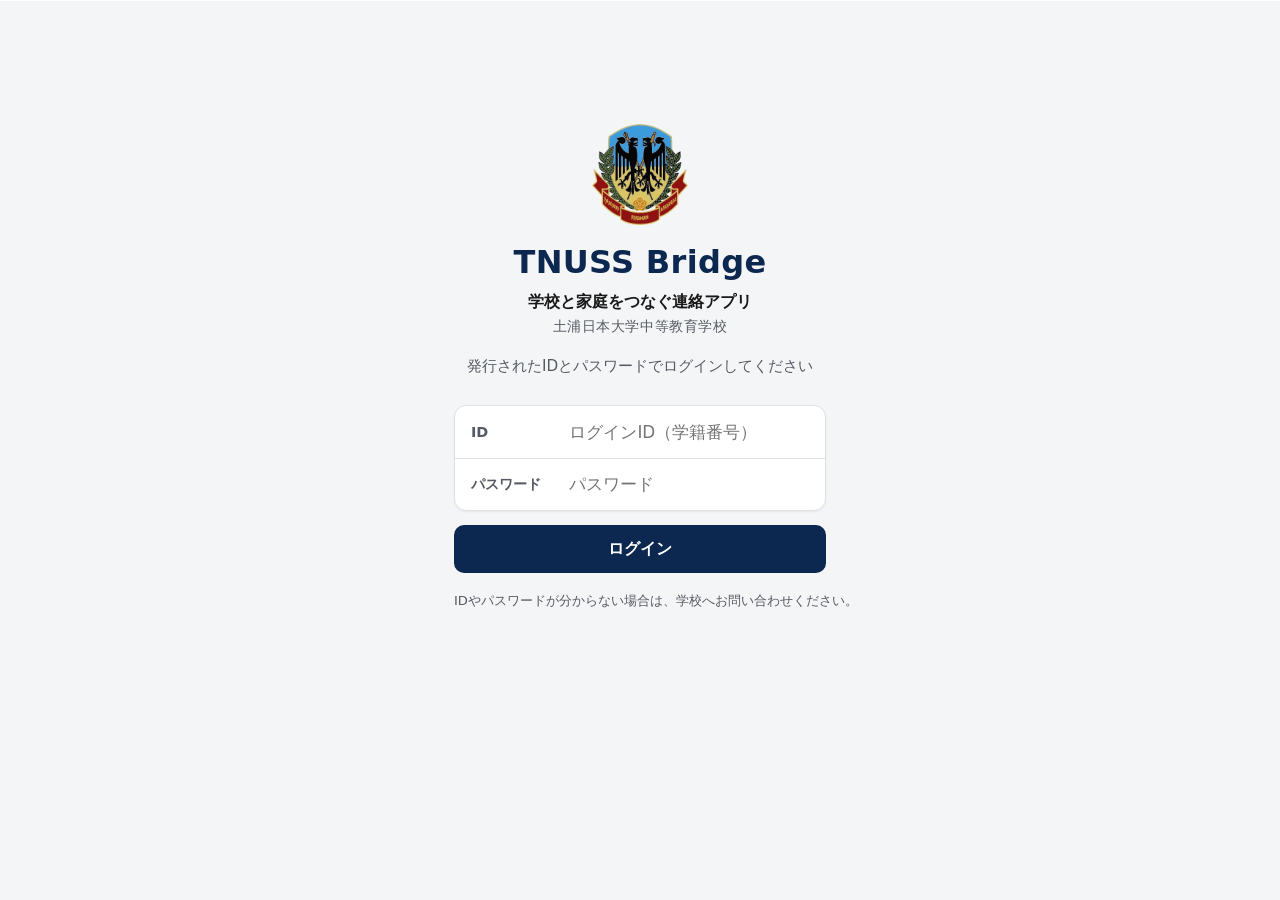
<file: index.html>
<!DOCTYPE html>
<html lang="ja">
<head>
  <meta charset="utf-8">
  <meta name="viewport" content="width=device-width, initial-scale=1, viewport-fit=cover">
  <title>TNUSS Bridge</title>
  <meta name="theme-color" content="#ffffff" media="(prefers-color-scheme: light)">
  <meta name="theme-color" content="#181c22" media="(prefers-color-scheme: dark)">
  <meta name="color-scheme" content="light dark">
  <link rel="manifest" href="manifest.webmanifest">
  <link rel="icon" type="image/png" href="icons/icon-192.png">
  <link rel="apple-touch-icon" href="icons/apple-touch-icon.png">
  <meta name="apple-mobile-web-app-capable" content="yes">
  <meta name="mobile-web-app-capable" content="yes">
  <meta name="apple-mobile-web-app-title" content="TNUSS Bridge">
  <meta name="apple-mobile-web-app-status-bar-style" content="default">
  <link rel="stylesheet" href="style.css?v=20261102b">
  <script>
    // 起動できないときに、原因を画面に表示するための記録
    window.__errors = [];
    window.addEventListener('error', function (e) {
      window.__errors.push((e.message || 'エラー') + (e.filename ? '（' + String(e.filename).split('/').pop() + ':' + e.lineno + '）' : ''));
    });
    window.showFatal = function (title, text) {
      var v = document.getElementById('view');
      if (!v) return;
      var esc = function (s) { return String(s).replace(/&/g, '&amp;').replace(/</g, '&lt;').replace(/>/g, '&gt;'); };
      v.innerHTML = '<div style="padding:96px 28px 28px;text-align:center;font-family:-apple-system,sans-serif;color:#555;line-height:1.7">' +
        '<div style="font-size:19px;font-weight:700;color:#111;margin-bottom:10px">' + esc(title) + '</div>' +
        '<div style="white-space:pre-wrap;font-size:14px">' + esc(text) + '</div>' +
        '<button onclick="location.reload()" style="margin-top:22px;padding:12px 28px;border:0;border-radius:24px;background:#1f4b8f;color:#fff;font-size:16px">再読み込み</button></div>';
    };
  </script>
</head>
<body>
  <header id="navbar" class="navbar"></header>
  <main id="view" class="view no-tabbar">
    <div class="skeleton" style="margin-top:56px"></div><div class="skeleton"></div><div class="skeleton"></div>
  </main>
  <nav id="tabbar" class="tabbar hidden" aria-label="メニュー"></nav>

  <script src="config.js"></script>
  <script src="icons.js?v=20261102b"></script>
  <script src="ui.js?v=20261102b"></script>
  <script src="push.js?v=20261102b"></script>
  <script src="app.js?v=20261102b"></script>
  <script src="board.js?v=20261102b"></script>
  <script src="calendar.js?v=20261102b"></script>
  <script src="teacher.js?v=20261102b"></script>
  <script>
    (function () {
      function has(expr) { try { return !!(new Function('return (' + expr + ')'))(); } catch (e) { return false; } }
      var checks = [
        ['config.js', 'typeof GAS_URL === "string"'],
        ['icons.js', 'window.L && L.iconPaths'],
        ['ui.js', 'window.L && L.ui'],
        ['app.js', 'window.L && L.boot'],
        ['board.js', 'window.L && L.views && L.views.home'],
        ['calendar.js', 'window.L && L.views && L.views.cal'],
        ['teacher.js', 'window.L && L.teacher']
      ];
      var missing = checks.filter(function (c) { return !has(c[1]); }).map(function (c) { return c[0]; });
      if (missing.length) {
        showFatal('アプリを起動できません', '次のファイルが見つからないか、古いままです。\n\n' + missing.join('\n') +
          '\n\nGitHub に、pwa フォルダの中身がすべてアップロードされているか確認してください。' +
          (window.__errors.length ? '\n\n（' + window.__errors[0] + '）' : ''));
        return;
      }
      try {
        L.boot();
      } catch (e) {
        showFatal('アプリを起動できません', String(e && e.message || e));
        return;
      }
      // 起動後も画面が読み込み中のまま止まっているとき（スクリプトのエラー）は、内容を表示する
      setTimeout(function () {
        var v = document.getElementById('view');
        if (window.__errors.length && v && v.querySelector('.skeleton') && !(window.L && L.S && L.S.role)) {
          showFatal('アプリを起動できません', window.__errors.slice(0, 3).join('\n'));
        }
      }, 6000);
    })();
    if ('serviceWorker' in navigator) {
      window.addEventListener('load', function () {
        navigator.serviceWorker.register('sw.js').catch(function () {});
      });
    }
  </script>
</body>
</html>
</file>
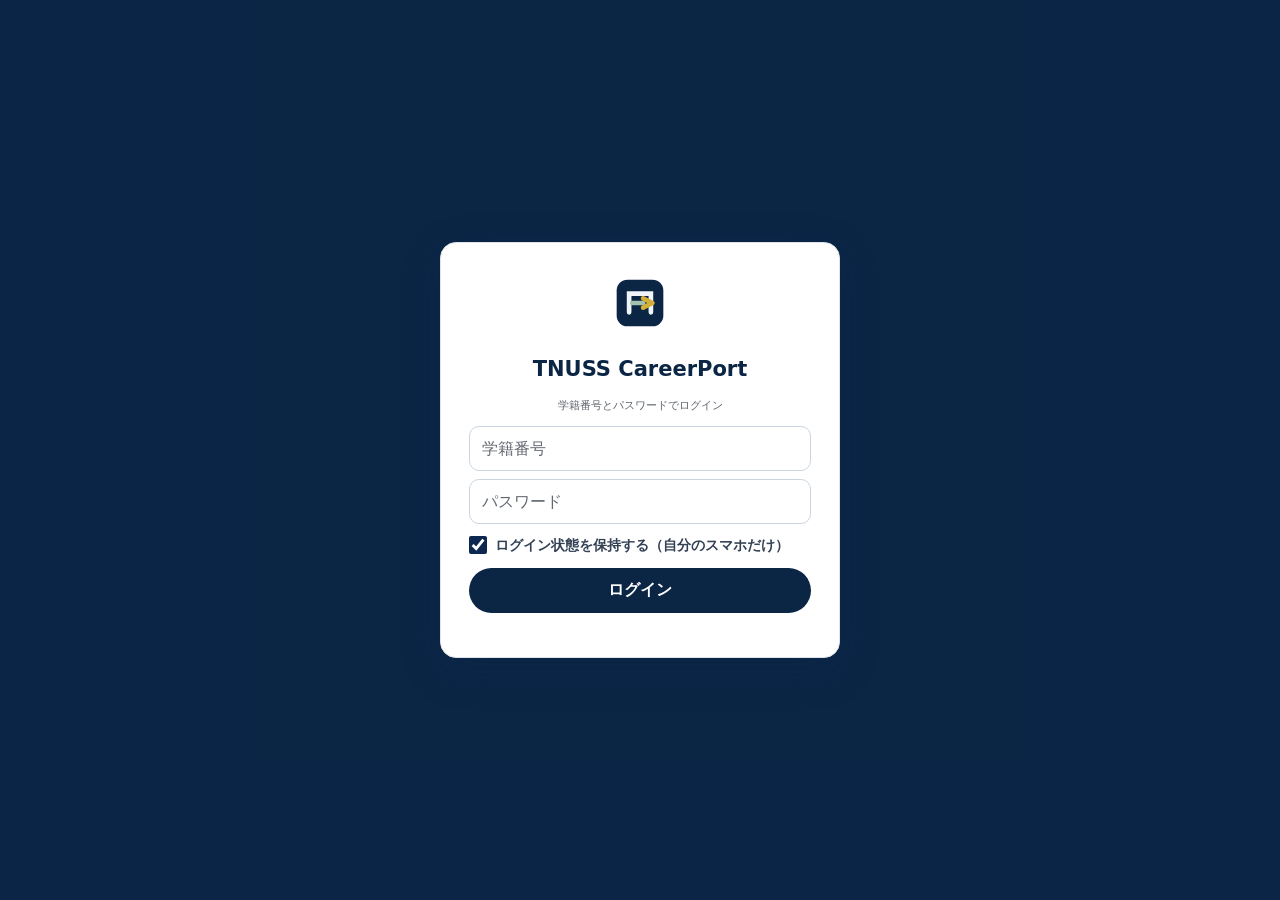
<file: app/index.html>
<!DOCTYPE html>
<!-- 自動生成: design/build.py が mobile-student.html から作ります。直接編集せず、元の mobile-student.html を直して build.py を再実行してください。 -->

<html lang="ja">
<head>
<base target="_top">
<meta charset="UTF-8">
<meta name="viewport" content="width=device-width, initial-scale=1, viewport-fit=cover">
<meta name="apple-mobile-web-app-capable" content="yes">
<meta name="apple-mobile-web-app-status-bar-style" content="default">
<meta name="theme-color" content="#ffffff">
<title>TNUSS CareerPort</title>
<style>
/* ── Reset / Root ── */
*, *::before, *::after { box-sizing: border-box; margin: 0; padding: 0; }
:root {
 --navy: #0B2545;
 --navy-light: #1e3a5f;
 --gold: #D4AF37;
 --bg: #F0F4F8;
 --card: #fff;
 --border: #e2e8f0;
 --muted: #64748b;
 --ok: #059669;
 --ng: #dc2626;
 --radius: 16px;
 --safe-bottom: env(safe-area-inset-bottom, 0px);
}
html { font-size: 16px; -webkit-text-size-adjust: 100%; }
body { font-family: -apple-system, 'Hiragino Sans', 'Yu Gothic UI', sans-serif; background: var(--bg); color: var(--cp-text); min-height: 100vh; overscroll-behavior: none; }

/* ── Header（Bridge の上のバー） ── */
header {
 position: sticky; top: 0; z-index: 50;
 padding: calc(6px + var(--cp-safe-top)) 14px 6px; min-height: 56px; box-sizing: border-box;
 background: var(--cp-bar); -webkit-backdrop-filter: saturate(160%) blur(14px); backdrop-filter: saturate(160%) blur(14px);
 border-bottom: 1px solid var(--cp-border);
 display: flex; align-items: center; justify-content: space-between; gap: 8px;
}
.brand-row { display: flex; align-items: center; gap: 8px; min-width: 0; }
.brand-mark { width: 30px; height: 30px; flex: none; }
.brand-text { display: flex; flex-direction: column; line-height: 1.15; min-width: 0; }
.brand-text strong { color: var(--cp-ink); font-size: 1.05rem; font-weight: 800; letter-spacing: .2px; white-space: nowrap; }
.brand-text small { color: var(--cp-text-2); font-size: 10px; font-weight: 800; letter-spacing: .16em; }
.hdr-end { display: flex; align-items: center; gap: 10px; min-width: 0; }
.hdr-who { display: flex; flex-direction: column; align-items: flex-end; line-height: 1.2; min-width: 0; max-width: 46vw; text-align: right; }
.hdr-who b { font-size: 13px; font-weight: 700; color: var(--cp-ink); max-width: 100%; overflow: hidden; text-overflow: ellipsis; white-space: nowrap; }
.hdr-who small { font-size: 11px; color: var(--cp-text-2); white-space: nowrap; }
.hdr-right { display: flex; align-items: center; gap: 8px; flex: none; }
.hdr-right .cp-bell { margin: 0; }

/* ── Main scroll area ── */
main { max-width: 680px; margin: 0 auto; padding: 12px 12px calc(76px + var(--cp-safe-bottom) + 8px); display: flex; flex-direction: column; gap: 12px; }

/* ── Tab pane ── */
.tab-pane { display: none; flex-direction: column; gap: 12px; }
.tab-pane.active { display: flex; }

/* ── Card ── */
.card { background: var(--card); border: 1px solid var(--cp-border); border-radius: var(--radius); padding: 16px; box-shadow: none; }
.card-title { display: flex; align-items: center; gap: 6px; font-size: 15px; font-weight: 700; color: var(--cp-ink); margin-bottom: 14px; }

/* ── Form elements ── */
.fg { display: flex; flex-direction: column; gap: 5px; margin-bottom: 12px; }
.fg:last-of-type { margin-bottom: 0; }
.fg label { font-size: 12px; font-weight: 600; color: var(--muted); }
input[type="text"], input[type="date"], input[type="number"], textarea, select {
 width: 100%; font-size: 16px;
 padding: 12px 14px;
 border: 1.5px solid var(--border); border-radius: 10px;
 background: var(--cp-bg); color: var(--cp-text);
 -webkit-appearance: none; appearance: none; outline: none;
 transition: border-color .15s;
}
input:focus, textarea:focus, select:focus { border-color: var(--navy); background: var(--cp-surface); }
textarea { resize: vertical; min-height: 84px; line-height: 1.6; }
select { background-image: url("data:image/svg+xml,%3Csvg xmlns='http://www.w3.org/2000/svg' width='12' height='8'%3E%3Cpath d='M6 8L0 0h12z' fill='%2364748b'/%3E%3C/svg%3E"); background-repeat: no-repeat; background-position: right 14px center; padding-right: 36px; }

/* Hours quick-select */
.hours-row { display: flex; gap: 6px; flex-wrap: wrap; }
.h-btn {
 flex: 1; min-width: 44px; height: 40px;
 border: 1.5px solid var(--border); border-radius: 8px;
 background: var(--cp-bg); color: var(--muted); font-size: 14px; font-weight: 600; cursor: pointer;
 transition: all .15s;
}
.h-btn.sel { border-color: var(--navy); background: var(--navy); color: #fff; }

/* Collapsible optional fields */
.opt-toggle { display: flex; align-items: center; gap: 4px; background: none; border: none; color: var(--muted); font-size: 13px; cursor: pointer; padding: 4px 0; width: 100%; }
.opt-toggle .material-symbols-rounded { font-size: 16px; transition: transform .2s; }
.opt-toggle.open .material-symbols-rounded { transform: rotate(90deg); }
.opt-fields { display: none; flex-direction: column; gap: 0; margin-top: 8px; }
.opt-fields.open { display: flex; }

/* Submit button */
.submit-btn {
 width: 100%; height: 52px;
 background: var(--navy); color: #fff;
 border: none; border-radius: 999px;
 font-size: 16px; font-weight: 700; cursor: pointer;
 display: flex; align-items: center; justify-content: center; gap: 8px;
 margin-top: 16px;
 transition: opacity .15s, transform .1s;
 -webkit-tap-highlight-color: transparent;
}
.submit-btn:active { opacity: .85; transform: scale(.98); }
.submit-btn:disabled { opacity: .5; cursor: not-allowed; }
.submit-btn .material-symbols-rounded { font-size: 20px; }

/* Recent entries */
.recent-head { display: flex; align-items: center; justify-content: space-between; margin-bottom: 8px; }
.recent-title { font-size: 13px; font-weight: 700; color: var(--muted); display: flex; align-items: center; gap: 4px; }
.entry { border-left: 3px solid var(--border); padding: 8px 10px; margin-bottom: 8px; border-radius: 0 8px 8px 0; background: var(--cp-bg); }
.entry:last-child { margin-bottom: 0; }
.entry-head { display: flex; align-items: center; gap: 6px; margin-bottom: 3px; }
.entry-date { font-size: 11px; color: var(--muted); font-weight: 600; }
.entry-subj { font-size: 10px; padding: 1px 6px; border-radius: 3px; background: var(--cp-info-bg); color: var(--cp-accent-ink); font-weight: 600; }
.entry-title { font-size: 13px; font-weight: 600; color: var(--cp-text); }
.entry-body { font-size: 12px; color: var(--cp-text-2); line-height: 1.4; overflow: hidden; display: -webkit-box; -webkit-line-clamp: 2; -webkit-box-orient: vertical; }
.entry.learning { border-left-color: #38bdf8; }
.entry.inquiry { border-left-color: #fbbf24; }

/* Goal cards */
.goal-current { background: linear-gradient(135deg, var(--cp-info-bg), var(--cp-info-bg)); border-radius: 12px; padding: 14px; margin-bottom: 8px; }
.goal-scope { font-size: 10px; font-weight: 700; color: var(--cp-accent-ink); background: rgba(255,255,255,.7); border-radius: 999px; padding: 1px 8px; display: inline-block; margin-bottom: 6px; }
.goal-text { font-size: 14px; color: var(--cp-text); line-height: 1.55; }
.goal-none { color: var(--muted); font-size: 13px; font-style: italic; }

/* Scope toggle */
.scope-row { display: flex; background: var(--cp-hover); border-radius: 10px; padding: 3px; gap: 3px; }
.scope-btn { flex: 1; height: 38px; border: none; border-radius: 8px; font-size: 14px; font-weight: 600; cursor: pointer; background: transparent; color: var(--muted); transition: all .2s; }
.scope-btn.active { background: var(--navy); color: #fff; box-shadow: 0 1px 4px rgba(0,0,0,.2); }

/* Aspiration field chips */
.field-chips { display:flex; flex-wrap:wrap; gap:5px; margin-bottom:6px; }
.field-chip { font-size:11px; padding:3px 9px; border-radius:20px; border:1px solid #c4b5fd; background:var(--cp-other-bg); color:var(--cp-other-fg); cursor:pointer; font-weight:600; transition:all .15s; }
.field-chip.active { background:#7c3aed; color:#fff; border-color:#7c3aed; }
/* Cert quick-tags */
.quick-tag { display:inline-block; padding:3px 12px; background:var(--cp-warn-bg); color:var(--cp-warn-fg); border-radius:100px; font-size:11px; font-weight:600; cursor:pointer; border:1px solid #fb923c; user-select:none; }
.quick-tag:active { background:var(--navy); color:#fff; border-color:var(--navy); }
/* Kiso collapsible */
#kiso-card details summary { display:flex; align-items:center; gap:8px; cursor:pointer; list-style:none; -webkit-appearance:none; }
#kiso-card details summary::-webkit-details-marker { display:none; }
#kiso-card details[open] #kiso-arrow { transform:rotate(180deg); }

/* Other tab */
.other-btn {
 display: flex; align-items: center; gap: 12px;
 padding: 16px; background: var(--card); border-radius: 14px;
 border: 1.5px solid var(--border); cursor: pointer;
 box-shadow: 0 1px 3px rgba(0,0,0,.06);
 -webkit-tap-highlight-color: transparent;
 transition: background .15s;
}
.other-btn:active { background: var(--cp-bg); }
.other-btn .ob-icon { width: 44px; height: 44px; border-radius: 12px; display: flex; align-items: center; justify-content: center; flex-shrink: 0; }
.other-btn .ob-text strong { display: block; font-size: 15px; font-weight: 700; color: var(--cp-text); }
.other-btn .ob-text span { font-size: 12px; color: var(--muted); }
.other-btn .material-symbols-rounded.arrow { color: var(--muted); font-size: 20px; margin-left: auto; }

/* Sub-forms */
.sub-form { display: none; flex-direction: column; gap: 0; padding-top: 4px; }
.sub-form.open { display: flex; }

/* ── Toast ── */
#toast {
 position: fixed; bottom: calc(72px + var(--cp-safe-bottom) + 8px); left: 50%; transform: translateX(-50%) translateY(20px);
 background: #1e293b; color: #fff; padding: 10px 20px; border-radius: 999px;
 font-size: 14px; font-weight: 600; white-space: nowrap;
 opacity: 0; pointer-events: none; transition: all .25s;
 display: flex; align-items: center; gap: 6px; z-index: 200;
}
#toast.show { opacity: 1; transform: translateX(-50%) translateY(0); }
#toast.ok { background: var(--cp-ok-solid); }
#toast.err { background: var(--cp-danger-solid); }

/* ── Loading screen ── */
#loading-screen {
 position: fixed; inset: 0; background: var(--navy);
 display: flex; flex-direction: column; align-items: center; justify-content: center; gap: 16px; z-index: 300;
}
.spin { width: 36px; height: 36px; border: 3px solid rgba(255,255,255,.3); border-top-color: #fff; border-radius: 50%; animation: spin .7s linear infinite; }
@keyframes spin { to { transform: rotate(360deg); } }
#loading-screen p { color: rgba(255,255,255,.8); font-size: 14px; }

/* ── Material icons: デザインシステム側(cp-ui)のインラインSVGを使う ── */

/* Empty state / skeleton */
.empty-note { text-align: center; color: var(--muted); font-size: 13px; padding: 16px 0; }
.skel { background: linear-gradient(90deg,var(--cp-hover) 25%,var(--cp-border) 50%,var(--cp-hover) 75%); background-size: 200% 100%; animation: skel 1.4s infinite; border-radius: 6px; height: 14px; }
@keyframes skel { 0%{background-position:200% 0} 100%{background-position:-200% 0} }

/* ════════════════════════════════════
 GAMIFICATION STATS CARD
════════════════════════════════════ */
.stats-card {
 background: var(--cp-navy); color: #fff;
 border-radius: var(--radius); padding: 16px;
 overflow: hidden; position: relative;
}
.stats-card::before {
 content: ''; position: absolute; top: -30px; right: -30px;
 width: 120px; height: 120px; background: rgba(212,175,55,.08); border-radius: 50%; pointer-events: none;
}
.stats-top { display: flex; align-items: center; justify-content: space-between; margin-bottom: 14px; }
.streak-block { display: flex; flex-direction: column; gap: 2px; }
.streak-flame-num { display: flex; align-items: baseline; gap: 4px; line-height: 1; }
.flame-icon { font-size: 30px; display: inline-block; animation: flicker 2.2s ease-in-out infinite; transform-origin: bottom center; }
@keyframes flicker { 0%,100%{transform:rotate(-4deg) scale(1)} 50%{transform:rotate(4deg) scale(1.12)} }
.week-heatmap.long { grid-template-columns: repeat(10, 1fr); gap: 4px; }
.week-heatmap.long .wday-dot { height: 28px; font-size: 11px; border-radius: 7px; }
.week-heatmap.long .wday-dot em { display: none; }
.wday-dot em { font-style: normal; font-size: 8px; font-weight: 600; opacity: .75; }
.streak-num { font-size: 44px; font-weight: 900; color: var(--gold); line-height: 1; letter-spacing: -1px; }
.streak-suffix { font-size: 14px; font-weight: 700; color: rgba(212,175,55,.8); align-self: flex-end; padding-bottom: 4px; }
.streak-label { font-size: 11px; color: rgba(255,255,255,.7); font-weight: 700; letter-spacing: .3px; margin-bottom: 4px; }
.streak-next { margin-bottom: 12px; }
.sn-text { font-size: 12px; color: rgba(255,255,255,.85); margin-bottom: 5px; }
.sn-text b { color: var(--gold); font-weight: 800; }
.sn-bar { height: 6px; border-radius: 99px; background: rgba(255,255,255,.14); overflow: hidden; }
.sn-bar span { display: block; height: 100%; width: 0; border-radius: 99px; background: linear-gradient(90deg, #e9c75a, #d4af37); transition: width .5s ease; }
.hm-legend { display: flex; justify-content: space-between; align-items: center; font-size: 10px; color: rgba(255,255,255,.6); margin-bottom: 4px; }
.hm-keys { display: inline-flex; align-items: center; gap: 4px; }
.hm-keys i { width: 10px; height: 10px; border-radius: 3px; display: inline-block; margin-left: 6px; }
.hm-keys i.k0 { background: rgba(255,255,255,.12); margin-left: 0; }
.hm-keys i.k1 { background: rgba(56,189,248,.55); }
.hm-keys i.k3 { background: rgba(212,175,55,.8); }
.stats-mini-row { display: flex; gap: 16px; align-items: center; }
.stat-divider { width: 1px; height: 32px; background: rgba(255,255,255,.15); }
.stat-item { display: flex; flex-direction: column; align-items: flex-end; gap: 1px; }
.stat-item .si-val { font-size: 22px; font-weight: 800; color: #fff; line-height: 1; }
.stat-item .si-lbl { font-size: 10px; color: rgba(255,255,255,.45); font-weight: 600; }
/* 30-day heatmap grid */
.week-heatmap { display: grid; grid-template-columns: repeat(7, 1fr); gap: 5px; margin-bottom: 8px; }
.wday { display: flex; }
.wday-dot {
 width: 100%; height: 36px; border-radius: 9px;
 background: rgba(255,255,255,.1);
 display: flex; flex-direction: column; align-items: center; justify-content: center; line-height: 1.15;
 font-size: 12px; font-weight: 800; color: rgba(255,255,255,.7);
 transition: background .2s; border: 1.5px solid transparent;
}
/* 記録あり（時間強度 i1/i2/i3） */
.wday-dot.has-log { background: rgba(56,189,248,.2); color: rgba(255,255,255,.5); }
.wday-dot.has-log.i2 { background: rgba(56,189,248,.42); color: #93e4fc; }
.wday-dot.has-log.i3 { background: rgba(56,189,248,.68); color: #fff; }
/* ストリーク中の日 */
.wday-dot.streak-day { background: rgba(212,175,55,.28); color: var(--gold); border-color: rgba(212,175,55,.35); }
.wday-dot.streak-day.i2 { background: rgba(212,175,55,.52); color: var(--gold); border-color: rgba(212,175,55,.55); }
.wday-dot.streak-day.i3 { background: rgba(212,175,55,.78); color: #fff; border-color: rgba(212,175,55,.7); box-shadow: 0 0 6px rgba(212,175,55,.35); }
/* 今日のリング */
.wday-dot.today-ring { border-color: rgba(255,255,255,.55) !important; }
.wday-lbl { display: none; }
.wday-lbl.today-lbl { display: none; }
.moti-msg { font-size: 12px; color: rgba(255,255,255,.65); text-align: center; padding-top: 10px; border-top: 1px solid rgba(255,255,255,.1); font-style: italic; line-height: 1.5; }
.moti-msg.at-risk { color: #fbbf24; font-style: normal; font-weight: 600; }
@keyframes streak-pop { 0%{transform:scale(1)} 40%{transform:scale(1.5);color:#ffd700;text-shadow:0 0 16px rgba(255,215,0,.8)} 100%{transform:scale(1)} }
.streak-pop { animation: streak-pop .55s cubic-bezier(.34,1.56,.64,1); }
@keyframes save-flash { 0%{box-shadow:0 0 0 0 rgba(5,150,105,.5)} 60%{box-shadow:0 0 0 12px rgba(5,150,105,0)} 100%{box-shadow:0 0 0 0 rgba(5,150,105,0)} }
.save-flash { animation: save-flash .7s ease-out; }

/* Achievement popup */
#achieve-pop {
 position: fixed; bottom: calc(72px + var(--safe-bottom) + 64px); left: 50%;
 transform: translateX(-50%) scale(.6) translateY(20px);
 background: linear-gradient(135deg, #D4AF37, #f59e0b); color: var(--cp-ink);
 padding: 12px 28px; border-radius: 20px; font-size: 14px; font-weight: 800;
 white-space: nowrap; opacity: 0; pointer-events: none; z-index: 250;
 box-shadow: 0 6px 24px rgba(212,175,55,.55);
 transition: all .45s cubic-bezier(.34,1.56,.64,1); text-align: center;
}
#achieve-pop.show { opacity: 1; transform: translateX(-50%) scale(1) translateY(0); }

/* ════════════════════════════════════
 SHARED FEED
════════════════════════════════════ */
.feed-header {
 display: flex; align-items: center; justify-content: space-between;
 cursor: pointer; user-select: none; -webkit-tap-highlight-color: transparent;
 margin-bottom: 0;
}
.feed-chevron { color: var(--muted); font-size: 20px; transition: transform .25s; }
.feed-chevron.open { transform: rotate(180deg); }
.feed-body { margin-top: 12px; }
.feed-entry {
 padding: 10px 12px; background: var(--cp-bg); border-radius: 10px;
 margin-bottom: 8px; border: 1px solid var(--border);
 border-left: 3px solid #a78bfa;
}
.feed-entry:last-child { margin-bottom: 0; }
.feed-meta { display: flex; align-items: center; gap: 6px; margin-bottom: 4px; flex-wrap: wrap; }
.feed-grade-cls { font-size: 10px; font-weight: 700; color: var(--cp-other-fg); background: var(--cp-other-bg); border-radius: 3px; padding: 1px 6px; }
.feed-subject { font-size: 10px; font-weight: 600; padding: 1px 6px; border-radius: 3px; background: var(--cp-info-bg); color: var(--cp-accent-ink); }
.feed-hours { font-size: 10px; color: var(--muted); }
.feed-date { font-size: 10px; color: var(--muted); }
.feed-title { font-size: 13px; font-weight: 600; color: var(--cp-text); margin-bottom: 2px; }
.feed-content { font-size: 12px; color: var(--cp-text-2); line-height: 1.4; overflow: hidden; display: -webkit-box; -webkit-line-clamp: 2; -webkit-box-orient: vertical; }
.feed-share-hint {
 margin-top: 12px; padding: 10px 12px;
 background: var(--cp-ok-bg); border-radius: 10px; border: 1px solid var(--cp-ok-bd);
 font-size: 12px; color: var(--cp-ok-fg); line-height: 1.6; text-align: center;
}
.feed-share-hint strong { display: block; margin-bottom: 4px; font-size: 13px; }

/* ════════════════════════════════════
 SHARE TOGGLE SWITCH
════════════════════════════════════ */
.toggle-row { display: flex; align-items: center; justify-content: space-between; padding: 10px 0; }
.toggle-text { font-size: 15px; font-weight: 600; color: var(--cp-text); line-height: 1.4; }
.toggle-wrap { position: relative; cursor: pointer; flex-shrink: 0; }
.toggle-wrap input { position: absolute; opacity: 0; width: 0; height: 0; }
.toggle-track { display: block; width: 52px; height: 30px; background: #d1d5db; border-radius: 999px; transition: background .2s; position: relative; }
.toggle-track .toggle-thumb { position: absolute; top: 3px; left: 3px; width: 24px; height: 24px; background: var(--cp-surface); border-radius: 50%; transition: transform .25s; box-shadow: 0 1px 4px rgba(0,0,0,.25); }
.toggle-wrap input:checked + .toggle-track { background: var(--ok); }
.toggle-wrap input:checked + .toggle-track .toggle-thumb { transform: translateX(22px); }

/* share status chip */
.share-chip { display: inline-flex; align-items: center; gap: 4px; font-size: 11px; font-weight: 700; padding: 2px 8px; border-radius: 999px; }
.share-chip.on { background: var(--cp-ok-bg); color: var(--ok); }
.share-chip.off { background: var(--cp-hover); color: var(--muted); }

/* ════════════════════════════════════
 FEED FILTER CHIPS + STATS BAR
════════════════════════════════════ */
.feed-filters { display: flex; flex-direction: column; gap: 6px; margin-bottom: 12px; }
.chip-row { display: flex; gap: 4px; align-items: center; flex-wrap: wrap; }
.chip-label { font-size: 10px; color: var(--muted); font-weight: 700; flex-shrink: 0; min-width: 30px; }
.chip {
 padding: 4px 12px; border-radius: 999px;
 border: 1.5px solid var(--border);
 font-size: 12px; font-weight: 600; color: var(--muted); background: var(--cp-bg);
 cursor: pointer; -webkit-tap-highlight-color: transparent; transition: all .15s;
}
.chip.active { border-color: #7c3aed; background: var(--cp-other-bg); color: var(--cp-other-fg); }
.feed-stats {
 display: flex; background: var(--cp-other-bg); border-radius: 10px;
 padding: 8px 0; margin-bottom: 12px;
 align-items: center; justify-content: space-around;
}
.feed-stat-item { display: flex; flex-direction: column; align-items: center; gap: 1px; }
.feed-stat-val { font-size: 18px; font-weight: 800; color: var(--cp-other-fg); }
.feed-stat-lbl { font-size: 9px; color: var(--muted); font-weight: 600; }
.feed-stat-div { width: 1px; height: 28px; background: rgba(124,58,237,.2); }

/* ════ 毎日開きたくなる工夫（あいさつ・ミッション・スタンプ・ひとこと） ════ */
.hello { padding: 2px 4px 0; }
.hello-main { font-size: 1.25rem; font-weight: 800; color: var(--cp-ink); line-height: 1.3; }
.hello-sub { font-size: 12.5px; color: var(--cp-text-2); margin-top: 2px; }
.mission h2, .daily h2 { margin: 0; font-size: 1rem; color: var(--cp-ink); }
.mission-head { display: flex; align-items: center; justify-content: space-between; gap: 8px; margin-bottom: 8px; }
.mission-count { font-size: 13px; font-weight: 800; color: var(--cp-ink); background: var(--cp-tint-soft); border-radius: 999px; padding: 2px 10px; }
.mission-bar { height: 8px; border-radius: 99px; background: var(--cp-hover); overflow: hidden; margin-bottom: 10px; }
.mission-bar > span { display: block; height: 100%; width: 0; background: var(--cp-sage-600); border-radius: 99px; transition: width .5s ease; }
.mission-list { display: grid; gap: 6px; }
.mi { display: flex; align-items: center; gap: 12px; width: 100%; text-align: left; background: transparent; border: 1.5px solid var(--cp-border); border-radius: 12px; padding: 10px 12px; cursor: pointer; font: inherit; color: var(--cp-text); min-height: 52px; }
.mi:hover { background: var(--cp-hover); }
.mi .mk { flex: none; width: 26px; height: 26px; border-radius: 50%; border: 2px solid var(--cp-border-strong); display: grid; place-items: center; color: #fff; font-size: 16px; }
.mi.done { background: var(--cp-ok-bg); border-color: var(--cp-ok-bd); }
.mi.done .mk { background: var(--cp-ok-solid); border-color: var(--cp-ok-solid); }
.mi .mt { flex: 1; min-width: 0; font-weight: 700; font-size: 14px; }
.mi .ms { display: block; font-weight: 500; font-size: 12px; color: var(--cp-text-2); }
.mi .mg { flex: none; color: var(--cp-muted); }
.mission-done { margin-top: 10px; padding: 10px 12px; border-radius: 12px; background: var(--cp-warm); color: var(--cp-warm-ink); font-weight: 700; font-size: 13.5px; text-align: center; }
.week-stamps { margin-top: 14px; padding-top: 12px; border-top: 1px solid var(--cp-border); }
.ws-title { font-size: 12.5px; font-weight: 700; color: var(--cp-text-2); margin-bottom: 8px; }
.ws-row { display: grid; grid-template-columns: repeat(7, 1fr); gap: 6px; }
.ws { display: flex; flex-direction: column; align-items: center; gap: 4px; font-size: 11px; color: var(--cp-text-2); }
.ws i { width: 34px; height: 34px; border-radius: 50%; border: 2px dashed var(--cp-border-strong); display: grid; place-items: center; font-style: normal; font-size: 16px; }
.ws.on i { border: 0; background: var(--cp-navy); color: #fff; }
.ws.today i { outline: 2px solid var(--cp-gold); outline-offset: 2px; }
.ws.future { opacity: .45; }
.daily { background: var(--cp-info-bg); border-color: var(--cp-info-bd); }
.daily-kind { display: flex; align-items: center; gap: 8px; margin-bottom: 6px; }
.daily-chip { font-size: 11px; font-weight: 800; border-radius: 999px; padding: 2px 10px; background: var(--cp-surface); color: var(--cp-info-fg); border: 1px solid var(--cp-info-bd); }
.daily-text { margin: 0; font-size: 15px; line-height: 1.7; color: var(--cp-text); }
.daily-go { margin-top: 10px; display: inline-flex; align-items: center; gap: 6px; min-height: 40px; padding: 0 14px; border-radius: 999px; border: 1.5px solid var(--cp-info-fg); background: var(--cp-surface); color: var(--cp-info-fg); font: inherit; font-weight: 700; font-size: 13px; cursor: pointer; }
@media (prefers-reduced-motion: reduce) { .mission-bar > span { transition: none; } }
/* 教科ボタン: 画面の幅に合わせて列を決め、長い名前（保健体育・技術家庭）も、ボタンの中に収める */
#ll-subj-row { display: grid !important; grid-template-columns: repeat(4, 1fr); gap: 6px !important; }
#ll-subj-row .h-btn { flex: none; min-width: 0; width: 100%; height: 38px; padding: 0 2px; font-size: clamp(11.5px, 3.3vw, 13px); line-height: 1.15; overflow: hidden; text-overflow: ellipsis; white-space: nowrap; }
/* 校内成績の「表示する年度」: ラベル + 前へ／次へ + 大きな選択欄 */
.yr-box { display: flex; align-items: center; justify-content: space-between; gap: 8px; padding: 0; margin-bottom: 10px; }
.yr-label { position: absolute; width: 1px; height: 1px; overflow: hidden; clip: rect(0 0 0 0); white-space: nowrap; }
.yr-stepper { display: flex; align-items: center; gap: 6px; width: 100%; }
.yr-btn { width: 34px; height: 34px; border-radius: 9px; border: 1.5px solid var(--border); background: var(--cp-surface); color: var(--cp-ink); display: inline-flex; align-items: center; justify-content: center; cursor: pointer; padding: 0; }
.yr-btn .material-symbols-rounded { font-size: 22px; }
.yr-btn:disabled { opacity: .35; cursor: default; }
#mob-grade-year { flex: 1; width: auto; min-width: 0; height: 34px; padding: 0 24px 0 10px; font-size: 16px; font-weight: 800; color: var(--cp-ink); text-align: center; text-align-last: center; border-radius: 10px; background-color: var(--cp-surface); }
/* ── スマホ版の整え（PC版と同じボタン・枠線・フォーカスの規則） ── */
.h-btn { white-space: nowrap; font-size: 13px; padding-left: 4px; padding-right: 4px; min-width: 0; }
button:focus-visible, a:focus-visible, input:focus-visible, select:focus-visible, textarea:focus-visible { outline: 2px solid var(--cp-navy); outline-offset: 2px; }
input:not([type=checkbox], [type=radio], [type=range]), select, textarea { border-color: var(--cp-border-strong); }
input:focus, select:focus, textarea:focus { border-color: var(--cp-navy); box-shadow: 0 0 0 3px var(--cp-tint-soft); outline: none; }

/* ════ 部品の統一（ボタン・選択肢・入力欄・配色を、アクセントの色に揃える） ════ */
:root { --cp-other-bg: var(--cp-tint-soft); --cp-other-fg: var(--cp-ink); --ctl-r: 12px; }
input[type="text"], input[type="date"], input[type="number"], textarea, select { border-color: var(--cp-border-strong); border-radius: var(--ctl-r); }
/* 選ぶボタン（時間・絞り込み・分野・タグ）は全部同じ形。選ぶと、アクセントの色で塗る */
.h-btn, .chip, .field-chip, .quick-tag { border: 1.5px solid var(--cp-border-strong); background: var(--cp-surface); color: var(--cp-text-2); font-weight: 700; box-shadow: none; }
.h-btn { height: 40px; border-radius: var(--ctl-r); font-size: 14px; }
.chip, .field-chip, .quick-tag { display: inline-flex; align-items: center; min-height: 34px; padding: 0 14px; border-radius: 999px; font-size: 13px; }
.h-btn.sel, .chip.active, .field-chip.active { background: var(--cp-navy); border-color: var(--cp-navy); color: #fff; }
.quick-tag:active { background: var(--cp-navy); border-color: var(--cp-navy); color: #fff; }
.scope-row { border-radius: var(--ctl-r); }
.scope-btn { border-radius: calc(var(--ctl-r) - 3px); font-weight: 700; }
.scope-btn.active { background: var(--cp-navy); color: #fff; box-shadow: none; }
/* 主ボタン・副ボタン */
.submit-btn { height: 48px; border-radius: var(--ctl-r); background: var(--cp-tint); color: var(--cp-on-tint); font-size: 15px; margin-top: 14px; }
.submit-btn .material-symbols-rounded { color: inherit; }
.daily-go, .more-btn { min-height: 40px; border-radius: var(--ctl-r); }
.more-btn { width: 100%; margin-top: 6px; border: 1.5px solid var(--cp-border-strong); background: var(--cp-surface); color: var(--cp-text-2); font: inherit; font-weight: 700; font-size: 13px; cursor: pointer; }
.other-btn { border-color: var(--cp-border); border-radius: var(--cp-r, 14px); box-shadow: none; }
.feed-stats { background: var(--cp-tint-soft); }
.feed-stat-div { background: var(--cp-border-strong); }
/* ホームの設定（ふだんは閉じておく） */
.settings-card { padding: 0; }
.settings-card > summary { display: flex; align-items: center; gap: 10px; padding: 14px 16px; min-height: 52px; cursor: pointer; list-style: none; font-weight: 700; font-size: 14px; color: var(--cp-ink); }
.settings-card > summary::-webkit-details-marker { display: none; }
.settings-card > summary span:nth-child(2) { flex: 1; }
.settings-card .chev { transition: transform .2s; color: var(--cp-muted); }
.settings-card[open] .chev { transform: rotate(180deg); }
.settings-body { padding: 0 12px 14px; display: flex; flex-direction: column; gap: 10px; }
.settings-body > .cp-group, .settings-body > div > .cp-group { margin: 0; border: 0; background: transparent; box-shadow: none; padding: 0; }
.settings-body .cp-row { padding: 8px 4px; border-top: 1px solid var(--cp-border); }
.settings-body #theme-seg { display: flex; width: 100%; margin-top: 8px; }
.settings-body #theme-seg button { flex: 1; }
.settings-body .cp-swatches { gap: 8px; }
.settings-body .cp-sw { width: 34px; height: 34px; }
/* ダブルタップでの拡大を、ページ全体でなくす（ピンチの拡大は残す） */
html, body, * { touch-action: manipulation; }
</style>
<meta name="color-scheme" content="light dark">
<link rel="stylesheet" href="cp-design.css">
<script src="cp-ui.js"></script>
<link rel="manifest" href="manifest.webmanifest">
<link rel="apple-touch-icon" href="icons/apple-touch-icon.png">
<link rel="icon" type="image/png" href="icons/icon-192.png">
<meta name="apple-mobile-web-app-title" content="CareerPort">
<meta name="mobile-web-app-capable" content="yes">
</head>
<body>

<!-- Achievement popup -->
<div id="achieve-pop"></div>

<!-- Loading screen -->
<div id="loading-screen">
 <svg width="40" height="40" viewBox="0 0 72 72">
 <rect x="6" y="6" width="60" height="60" rx="14" fill="rgba(255,255,255,.2)"/>
 <path d="M22 48V24h28v24" stroke="#F1F5F9" stroke-width="6" stroke-linecap="round" fill="none"/>
 <path d="M26 36h14" stroke="#A3C1AD" stroke-width="6" stroke-linecap="round"/>
 <path d="M40 30l12 6-12 6" fill="none" stroke="#D4AF37" stroke-width="6" stroke-linecap="round" stroke-linejoin="round"/>
 </svg>
 <div class="spin"></div>
 <p>データを読み込み中...</p>
</div>

<!-- Toast -->
<div id="toast"></div>

<!-- Header -->
<header>
 <div class="brand-row">
 <svg class="brand-mark" viewBox="0 0 72 72" xmlns="http://www.w3.org/2000/svg" aria-hidden="true">
 <rect x="6" y="6" width="60" height="60" rx="14" fill="var(--cp-navy)"/>
 <path d="M22 48V24h28v24" stroke="#F1F5F9" stroke-width="6" stroke-linecap="round" fill="none"/>
 <path d="M26 36h14" stroke="#A3C1AD" stroke-width="6" stroke-linecap="round"/>
 <path d="M40 30l12 6-12 6" fill="none" stroke="#D4AF37" stroke-width="6" stroke-linecap="round" stroke-linejoin="round"/>
 </svg>
 <div class="brand-text">
 <small>TNUSS</small>
 <strong>CareerPort</strong>
 </div>
 </div>
 <div class="hdr-end">
 <div id="hdr-user" class="hdr-who" aria-label="ログイン中の生徒"><b>読み込み中...</b></div>
 <div id="cp-bell-host" class="hdr-right"></div>
 </div>
</header>

<!-- Main -->
<main>

 <!-- 進路・活動の中の切り替え（目標 | 活動 | 進路情報） -->
 <div id="career-seg" class="cp-seg" role="group" aria-label="進路・活動の表示切り替え" hidden style="align-self:center;">
 <button type="button" data-sub="goal" onclick="switchTab('goal')">目標</button>
 <button type="button" data-sub="activity" onclick="switchTab('activity')">活動</button>
 <button type="button" data-sub="other" onclick="switchTab('other')">進路情報</button>
 </div>

 <!-- ══ TAB: ホーム ══ -->
 <div id="tab-home" class="tab-pane active">
 <div class="hello" id="home-hello" aria-live="polite"><div class="hello-main" id="hello-main"></div><div class="hello-sub" id="hello-sub"></div></div>
 <div id="home-stats">
 <!-- Stats Card (gamification) -->
 <div class="stats-card" id="ll-stats-card">
 <div class="stats-top">
 <div class="streak-block">
 <div class="streak-label">学習の連続記録</div>
 <div class="streak-flame-num">
 <span class="flame-icon" id="flame-icon">🔥</span>
 <span class="streak-num" id="streak-num">0</span>
 <span class="streak-suffix">日連続</span>
 </div>
 </div>
 <div class="stats-mini-row">
 <div class="stat-item">
 <span class="si-val" id="month-hours">0</span>
 <span class="si-lbl">今月の時間</span>
 </div>
 <div class="stat-divider"></div>
 <div class="stat-item">
 <span class="si-val" id="total-entries">0</span>
 <span class="si-lbl">累計の件数</span>
 </div>
 </div>
 </div>
 <div class="streak-next"><div class="sn-text" id="streak-next-text"></div><div class="sn-bar" aria-hidden="true"><span id="streak-next-fill"></span></div></div>
 <div class="week-heatmap" id="week-heatmap" role="img" aria-label="直近14日の学習記録"></div>
 <div class="hm-legend" aria-hidden="true"><span id="hm-from">14日前</span><span class="hm-keys"><i class="k0"></i>なし<i class="k1"></i>記録あり<i class="k3"></i>連続中</span><span>今日</span></div>
 <div class="moti-msg" id="moti-msg">読み込み中...</div>
 </div>
 </div>
 <!-- きょうのミッション -->
 <section class="card mission" id="mission-card" aria-labelledby="mission-title" hidden>
 <div class="mission-head">
 <h2 id="mission-title">きょうのミッション</h2>
 <span class="mission-count" id="mission-count"></span>
 </div>
 <div class="mission-bar" aria-hidden="true"><span id="mission-bar-fill"></span></div>
 <div id="mission-list" class="mission-list"></div>
 <div id="mission-done" class="mission-done" hidden></div>
 <div class="week-stamps" aria-label="今週の記録">
 <div class="ws-title">今週のスタンプ <span id="ws-count"></span></div>
 <div id="ws-row" class="ws-row"></div>
 </div>
 </section>
 <!-- きょうのひとこと -->
 <section class="card daily" id="daily-card" aria-labelledby="daily-title" hidden>
 <div class="daily-kind"><span id="daily-chip" class="daily-chip"></span><h2 id="daily-title">きょうのひとこと</h2></div>
 <p id="daily-text" class="daily-text"></p>
 <button type="button" class="daily-go" id="daily-go" hidden onclick="useDailyQuestion()"><span class="material-symbols-rounded">search</span>この問いで探究を書く</button>
 </section>
 <details class="card settings-card">
 <summary><span class="material-symbols-rounded" aria-hidden="true">tune</span><span>設定（明るさ・色・ホーム画面に追加）</span><span class="material-symbols-rounded chev" aria-hidden="true">expand_more</span></summary>
 <div class="settings-body">
 <div id="a2hs" class="cp-group" style="display:none">
 <details class="cp-row" style="display:block;cursor:pointer">
 <summary style="display:flex;align-items:center;gap:12px;list-style:none;font-weight:600">
 <span class="cp-row-ic"><span class="material-symbols-rounded">add</span></span>
 <span class="cp-row-main"><span class="cp-row-title">ホーム画面にアプリとして追加</span><span class="cp-row-sub" style="display:block">アイコンから、すぐ開けるようになります</span></span>
 </summary>
 <div style="padding:10px 4px 2px;font-size:13px;line-height:1.7">
 <p style="margin:0 0 6px"><b>iPhone（Safari）</b><br>下の「共有」ボタン（□に↑）→「ホーム画面に追加」→「追加」</p>
 <p style="margin:0 0 6px"><b>Android（Chrome）</b><br>右上の「︙」→「ホーム画面に追加」（または「アプリをインストール」）→「追加」</p>
 <p class="muted" style="margin:0;font-size:12px">追加したアイコンから開くと、アドレスバーのない画面で開きます。最初に1回、学校の Google アカウントでのログインを求められることがあります。</p>
 </div>
 </details>
 </div>
  <div class="cp-group"><div class="cp-row" style="display:block">
 <span class="cp-row-main" style="display:block"><span class="cp-row-title">画面の明るさ</span><span class="cp-row-sub" style="display:block">端末の設定に合わせる／ライト／ダーク</span></span>
 <span id="theme-seg" class="cp-seg" role="group" aria-label="画面の明るさ">
 <button type="button" data-t="auto" onclick="setThemeUI('auto')">自動</button>
 <button type="button" data-t="light" onclick="setThemeUI('light')">ライト</button>
 <button type="button" data-t="dark" onclick="setThemeUI('dark')">ダーク</button>
 </span>
 </div></div>
 <div class="cp-group" style="margin-top:10px"><div class="cp-row" style="display:block">
 <div class="cp-row-main"><span class="cp-row-title" id="accent-title">テーマカラー</span><span class="cp-row-sub" style="display:block;margin-bottom:10px">好きな色を選ぶと、アプリ全体の色が変わります（この端末に保存）</span></div>
 <div id="accent-picker" aria-labelledby="accent-title"></div>
 </div></div>
 </div>
 </details>
 </div><!-- /tab-home -->

 <!-- ══ TAB: 学習ログ ══ -->
 <div id="tab-learning" class="tab-pane">

 <!-- Input form -->
 <div class="card">
 <div class="card-title">
 <span class="material-symbols-rounded" style="color:#38bdf8;">import_contacts</span>学習ログを記録
 </div>
 <div class="fg">
 <label>日付</label>
 <input type="date" id="ll-date">
 </div>
 <input type="hidden" id="ll-subject" value="">
 <div class="fg">
 <label>教科</label>
 <div class="hours-row" id="ll-subj-row" style="flex-wrap:wrap;gap:5px;">
 <button class="h-btn" onclick="selSubj('国語',this)">国語</button>
 <button class="h-btn" onclick="selSubj('数学',this)">数学</button>
 <button class="h-btn" onclick="selSubj('英語',this)">英語</button>
 <button class="h-btn" onclick="selSubj('理科',this)">理科</button>
 <button class="h-btn" onclick="selSubj('社会',this)">社会</button>
 <button class="h-btn" onclick="selSubj('情報',this)">情報</button>
 <button class="h-btn" onclick="selSubj('音楽',this)">音楽</button>
 <button class="h-btn" onclick="selSubj('美術',this)">美術</button>
 <button class="h-btn" onclick="selSubj('保健体育',this)">保健体育</button>
 <button class="h-btn" onclick="selSubj('技術家庭',this)">技術家庭</button>
 <button class="h-btn" onclick="selSubj('総合',this)">総合</button>
 <button class="h-btn" onclick="selSubj('その他',this)">その他</button>
 </div>
 </div>
 <div class="fg">
 <label>タイトル（何をしたか）</label>
 <input type="text" id="ll-title" placeholder="例：二次方程式の練習問題">
 </div>
 <div class="fg">
 <label>内容・気づき</label>
 <textarea id="ll-content" placeholder="学んだこと、気づいたこと、次にやること…"></textarea>
 </div>
 <div class="fg">
 <label>学習時間</label>
 <div class="hours-row" id="ll-hours-row">
 <button class="h-btn" onclick="selHours('ll',0.5,this)">0.5h</button>
 <button class="h-btn" onclick="selHours('ll',1,this)">1h</button>
 <button class="h-btn" onclick="selHours('ll',1.5,this)">1.5h</button>
 <button class="h-btn" onclick="selHours('ll',2,this)">2h</button>
 <button class="h-btn" onclick="selHours('ll',3,this)">3h</button>
 <button class="h-btn" onclick="selHours('ll',0,this)" style="font-size:12px;">入力</button>
 </div>
 <input type="number" id="ll-hours" min="0" max="24" step="0.5" placeholder="時間" style="display:none;margin-top:6px;">
 </div>
 <button class="opt-toggle" id="ll-opt-btn" onclick="toggleOpt('ll')">
 <span class="material-symbols-rounded">chevron_right</span>タグ・リンクを追加
 </button>
 <div class="opt-fields" id="ll-opt">
 <div class="fg" style="margin-top:8px;"><label>タグ（カンマ区切り）</label><input type="text" id="ll-tags" placeholder="例：受験, 応用, 復習"></div>
 <div class="fg"><label>参考リンク</label><input type="text" id="ll-links" placeholder="https://..."></div>
 </div>
 <button class="submit-btn" id="ll-btn" onclick="submitLearning()">
 <span class="material-symbols-rounded">save</span>保存する
 </button>
 </div>

 <!-- Recent: my logs -->
 <div class="card" id="ll-recent-card">
 <div class="recent-head">
 <div class="recent-title"><span class="material-symbols-rounded" style="font-size:15px;">history</span>最近の学習ログ</div>
 </div>
 <div id="ll-recent"><div class="skel" style="margin-bottom:8px;"></div><div class="skel" style="width:70%;"></div></div>
 </div>

 <!-- Shared feed -->
 <div class="card" id="feed-card">
 <div class="feed-header" onclick="toggleFeed()">
 <div class="recent-title">
 <span class="material-symbols-rounded" style="font-size:15px;color:var(--cp-other-fg);">people</span>
 みんなの学習記録
 </div>
 <div style="display:flex;gap:6px;align-items:center;">
 <span id="feed-badge" style="display:none;font-size:10px;font-weight:700;background:var(--cp-other-bg);color:var(--cp-other-fg);border-radius:999px;padding:1px 8px;"></span>
 <span class="material-symbols-rounded feed-chevron" id="feed-chevron">expand_more</span>
 </div>
 </div>
 <div class="feed-body" id="feed-body" style="display:none;">

 <!-- フィルター：範囲 + 期間 -->
 <div class="feed-filters">
 <div class="chip-row">
 <span class="chip-label">範囲：</span>
 <button class="chip active" id="fchip-class" onclick="switchFeedFilter('class')">クラス内</button>
 <button class="chip" id="fchip-grade" onclick="switchFeedFilter('grade')">学年</button>
 <button class="chip" id="fchip-all" onclick="switchFeedFilter('all')">全校</button>
 </div>
 <div class="chip-row">
 <span class="chip-label">期間：</span>
 <button class="chip" id="dchip-today" onclick="switchFeedDate('today')">今日</button>
 <button class="chip active" id="dchip-week" onclick="switchFeedDate('week')">今週</button>
 <button class="chip" id="dchip-all" onclick="switchFeedDate('all')">すべて</button>
 </div>
 </div>

 <!-- 統計バー -->
 <div class="feed-stats" id="feed-stats" style="display:none;">
 <div class="feed-stat-item">
 <span class="feed-stat-val" id="fstat-count">0</span>
 <span class="feed-stat-lbl">件の記録</span>
 </div>
 <div class="feed-stat-div"></div>
 <div class="feed-stat-item">
 <span class="feed-stat-val" id="fstat-hours">0</span>
 <span class="feed-stat-lbl">時間の合計</span>
 </div>
 <div class="feed-stat-div"></div>
 <div class="feed-stat-item">
 <span class="feed-stat-val" id="fstat-top" style="font-size:13px;">—</span>
 <span class="feed-stat-lbl">人気教科</span>
 </div>
 </div>

 <div id="feed-content">
 <p class="empty-note" style="padding:8px 0 4px;">タップして読み込みます</p>
 </div>
 <div style="text-align:center;margin-top:8px;">
 <button onclick="loadSharedFeed()" style="background:none;border:none;color:var(--muted);font-size:12px;cursor:pointer;display:inline-flex;align-items:center;gap:3px;">
 <span class="material-symbols-rounded" style="font-size:14px;">refresh</span>更新
 </button>
 </div>
 <div id="feed-share-prompt" class="feed-share-hint" style="display:none;">
 <strong>📚 あなたの学習も共有しませんか？</strong>
 共有すると、みんなの刺激になります。名前は表示されません。
 <br>
 <button onclick="switchTab('other');setTimeout(()=>toggleSub('share'),200)"
 style="margin-top:8px;font-size:12px;font-weight:700;color:var(--ok);background:none;border:1.5px solid var(--ok);border-radius:999px;padding:5px 14px;cursor:pointer;">
 共有設定を開く →
 </button>
 </div>
 </div>
 </div>

 </div><!-- /tab-learning -->

 <!-- ══ 連絡（ベルから開く。下のタブには出さない） ══ -->
 <div id="tab-messages" class="tab-pane">
 <div class="card">
 <div class="card-title"><span class="material-symbols-rounded">notifications</span>お知らせ<span class="cp-tabbadge" id="msg-tab-badge" hidden></span></div>
 <div id="msg-mount"></div>
 </div>
 </div>

 <!-- ══ TAB: 探究ログ ══ -->
 <div id="tab-inquiry" class="tab-pane">
 <!-- 探究のトップ（先生のコメント・フェーズ・e-learning・先輩の作品）: 開いたときに読み込む -->
 <div id="zemi-mount" style="margin-bottom:12px;"></div>
 <div id="iq-cards" style="display:flex;flex-direction:column;gap:12px;">
 <div class="card">
 <div class="card-title"><span class="material-symbols-rounded" style="color:#fbbf24;">search</span>探究ログを記録</div>
 <div class="fg"><label>日付</label><input type="date" id="iq-date"></div>
 <div class="fg"><label>タイトル（テーマ・活動名）</label><input type="text" id="iq-title" placeholder="例：SDGsと地域課題のつながり"></div>
 <div class="fg">
 <label>内容・気づき・問い</label>
 <textarea id="iq-content" placeholder="調べたこと、考えたこと、疑問に思ったこと…" style="min-height:90px;"></textarea>
 <div id="zemi-ai-mount"></div>
 </div>
 <div class="fg">
 <label>活動時間</label>
 <div class="hours-row">
 <button class="h-btn" onclick="selHours('iq',0.5,this)">0.5h</button>
 <button class="h-btn" onclick="selHours('iq',1,this)">1h</button>
 <button class="h-btn" onclick="selHours('iq',1.5,this)">1.5h</button>
 <button class="h-btn" onclick="selHours('iq',2,this)">2h</button>
 <button class="h-btn" onclick="selHours('iq',3,this)">3h</button>
 <button class="h-btn" onclick="selHours('iq',0,this)" style="font-size:12px;">入力</button>
 </div>
 <input type="number" id="iq-hours" min="0" max="24" step="0.5" placeholder="時間" style="display:none;margin-top:6px;">
 </div>
 <button class="opt-toggle" id="iq-opt-btn" onclick="toggleOpt('iq')">
 <span class="material-symbols-rounded">chevron_right</span>タグ・リンクを追加
 </button>
 <div class="opt-fields" id="iq-opt">
 <div class="fg" style="margin-top:8px;"><label>タグ</label><input type="text" id="iq-tags" placeholder="例：環境, データ分析"></div>
 <div class="fg"><label>参考リンク</label><input type="text" id="iq-links" placeholder="https://..."></div>
 </div>
 <button class="submit-btn" id="iq-btn" onclick="submitInquiry()">
 <span class="material-symbols-rounded">save</span>保存する
 </button>
 </div>
 <div class="card">
 <div class="recent-head">
 <div class="recent-title"><span class="material-symbols-rounded" style="font-size:15px;">history</span>最近の探究ログ</div>
 </div>
 <div id="iq-recent"><div class="skel" style="margin-bottom:8px;"></div><div class="skel" style="width:70%;"></div></div>
 </div>
 </div><!-- /iq-cards -->
 <script src="cp-config.js"></script>
<script src="cp-api.js"></script>
<script>/* ゼミの画面で「お知らせ」「e-learning」「先輩の作品」を開いている間は、探究ログの記録欄を隠す */
 document.addEventListener('cz-tab',function(e){ var c=document.getElementById('iq-cards'); if(c) c.hidden=(e.detail!=='now'); });</script>
 </div>

 <!-- ══ TAB: 目標 ══ -->
 <div id="tab-goal" class="tab-pane">
 <div class="card">
 <div class="card-title"><span class="material-symbols-rounded" style="color:#34d399;">target</span>現在の目標</div>
 <div id="goal-current-display"><div class="skel" style="margin-bottom:8px;height:60px;border-radius:12px;"></div></div>
 </div>
 <div class="card">
 <div class="card-title"><span class="material-symbols-rounded" style="color:#34d399;">edit</span>目標を設定・更新</div>
 <div class="fg">
 <label>種別</label>
 <div class="scope-row">
 <button class="scope-btn active" id="scope-month" onclick="setScope('month')">今月の目標</button>
 <button class="scope-btn" id="scope-year" onclick="setScope('year')">今年度の目標</button>
 </div>
 </div>
 <div class="fg"><label id="period-label">対象期間</label><input type="text" id="goal-period" readonly style="background:var(--cp-hover);color:var(--muted);"></div>
 <div class="fg"><label>目標の内容</label><textarea id="goal-content" placeholder="例：英単語を毎日30個覚える。" style="min-height:100px;"></textarea></div>
 <button class="submit-btn" id="goal-btn" onclick="submitGoal()">
 <span class="material-symbols-rounded">save</span>目標を保存
 </button>
 </div>
 </div>

 <!-- ══ TAB: 活動 ══ -->
 <div id="tab-activity" class="tab-pane">
 <div class="card">
 <div class="card-title"><span class="material-symbols-rounded" style="color:#60a5fa;">groups</span>活動記録を追加</div>
 <input type="hidden" id="act-id">
 <div style="display:flex;gap:8px;">
 <div class="fg" style="flex:0 0 80px;"><label>年度</label><input type="number" id="act-ay" style="text-align:center;"></div>
 <div class="fg" style="flex:1;"><label>カテゴリ</label>
 <select id="act-category">
 <option value="">選択</option>
 <option>部活動</option><option>生徒会・委員会</option><option>ゼミ活動</option>
 <option>学外活動</option><option>その他</option>
 </select>
 </div>
 </div>
 <div class="fg"><label>団体名・活動名</label><input type="text" id="act-name" placeholder="例：サッカー部、Open House実行委員会"></div>
 <div class="fg"><label>役割</label><input type="text" id="act-role" placeholder="例：部長、広報"></div>
 <div class="fg"><label>活動内容・成果</label><textarea id="act-content" placeholder="具体的な活動内容を記入…"></textarea></div>
 <button class="submit-btn" id="act-btn" onclick="submitActivity()">
 <span class="material-symbols-rounded">save</span>保存する
 </button>
 </div>
 <div class="card">
 <div class="recent-title" style="margin-bottom:8px;"><span class="material-symbols-rounded" style="font-size:15px;">history</span> 最近の活動記録</div>
 <div id="act-recent"><div class="skel" style="margin-bottom:8px;"></div><div class="skel" style="width:70%;"></div></div>
 </div>
 </div>

 <!-- ══ TAB: その他 ══ -->
 <div id="tab-other" class="tab-pane">

 <!-- 基礎学力到達度テスト -->
 <div class="card" id="kiso-card" style="display:none;">
 <details>
 <summary>
 <span class="material-symbols-rounded" style="color:var(--cp-accent-ink);font-size:20px;">school</span>
 <strong style="font-size:14px;color:var(--cp-text);">基礎学力到達度テスト</strong>
 <span class="material-symbols-rounded" id="kiso-arrow" style="color:var(--cp-faint);font-size:18px;margin-left:auto;transition:transform .2s;">expand_more</span>
 </summary>
 <div id="kiso-results-box" style="padding:10px 0 4px;"></div>
 </details>
 </div>

 <!-- 志望先 -->
 <div class="card">
 <button class="other-btn" onclick="toggleSub('asp')" style="width:100%;text-align:left;">
 <div class="ob-icon" style="background:var(--cp-other-bg);"><span class="material-symbols-rounded" style="color:var(--cp-other-fg);">flag</span></div>
 <div class="ob-text"><strong>志望先を記録</strong><span>志望校・志望分野を更新する</span></div>
 <span class="material-symbols-rounded arrow" id="asp-arrow">chevron_right</span>
 </button>
 <div class="sub-form" id="sub-asp">
 <div style="height:1px;background:var(--border);margin:12px 0;"></div>
 <div class="fg"><label>日付</label><input type="date" id="asp-date"></div>
 <div class="fg">
 <label>志望分野・学部系統</label>
 <div id="mob-asp-fields" class="field-chips" style="margin-bottom:4px;"></div>
 </div>
 <div class="fg"><label>第1志望校</label><input type="text" id="asp-school1" placeholder="大学名・学部名"></div>
 <div class="fg"><label>第1志望 入試方式</label><select id="asp-method1"><option value="">選択</option><option>一般選抜</option><option>総合型選抜</option><option>学校推薦型選抜</option><option>その他</option></select></div>
 <div class="fg"><label>第2志望校</label><input type="text" id="asp-school2" placeholder="大学名・学部名"></div>
 <div class="fg"><label>第2志望 入試方式</label><select id="asp-method2"><option value="">選択</option><option>一般選抜</option><option>総合型選抜</option><option>学校推薦型選抜</option><option>その他</option></select></div>
 <div class="fg"><label>第3志望校</label><input type="text" id="asp-school3" placeholder="大学名・学部名"></div>
 <div class="fg"><label>第3志望 入試方式</label><select id="asp-method3"><option value="">選択</option><option>一般選抜</option><option>総合型選抜</option><option>学校推薦型選抜</option><option>その他</option></select></div>
 <div class="fg"><label>メモ</label><textarea id="asp-comment" rows="2" placeholder="オープンキャンパス感想など…"></textarea></div>
 <button class="submit-btn" id="asp-btn" onclick="submitAspirations()"><span class="material-symbols-rounded">save</span>志望先を保存</button>
 <div id="mob-asp-history" style="margin-top:12px;"></div>
 </div>
 </div>

 <!-- 資格・検定 -->
 <div class="card">
 <button class="other-btn" onclick="toggleSub('cert')" style="width:100%;text-align:left;">
 <div class="ob-icon" style="background:var(--cp-warn-bg);"><span class="material-symbols-rounded" style="color:var(--cp-warn-fg);">card_membership</span></div>
 <div class="ob-text"><strong>資格・検定を記録</strong><span>試験結果を追加する</span></div>
 <span class="material-symbols-rounded arrow" id="cert-arrow">chevron_right</span>
 </button>
 <div class="sub-form" id="sub-cert">
 <div style="height:1px;background:var(--border);margin:12px 0;"></div>
 <div class="fg"><label>受験日</label><input type="date" id="cert-date"></div>
 <div class="fg">
 <label>資格・検定名</label>
 <input type="text" id="cert-name" placeholder="例：実用英語技能検定">
 <div style="display:flex;gap:5px;flex-wrap:wrap;margin-top:6px;">
 <span class="quick-tag" onclick="fillCertName('実用英語技能検定','日本英語検定協会')">英検</span>
 <span class="quick-tag" onclick="fillCertName('実用英語技能検定S-CBT','日本英語検定協会')">英検S-CBT</span>
 <span class="quick-tag" onclick="fillCertName('日本漢字能力検定','日本漢字能力検定協会')">漢検</span>
 <span class="quick-tag" onclick="fillCertName('実用数学技能検定','日本数学検定協会')">数検</span>
 <span class="quick-tag" onclick="fillCertName('TOEIC Listening & Reading Test','一般財団法人国際ビジネスコミュニケーション協会')">TOEIC</span>
 </div>
 </div>
 <div class="fg"><label>級・スコア</label><input type="text" id="cert-level" placeholder="例：2級、750点"></div>
 <div class="fg"><label>結果</label><select id="cert-result"><option value="">選択してください</option><option>合格</option><option>不合格</option><option>スコア取得</option><option>受験済（結果待ち）</option></select></div>
 <div class="fg"><label>実施団体</label><input type="text" id="cert-org" placeholder="例：日本英語検定協会"></div>
 <div class="fg"><label>メモ</label><textarea id="cert-comment" rows="2" placeholder="次の目標など…"></textarea></div>
 <button class="submit-btn" id="cert-btn" onclick="submitCert()"><span class="material-symbols-rounded">save</span>資格・検定を保存</button>
 <div id="mob-cert-history" style="margin-top:12px;"></div>
 </div>
 </div>

 <!-- 模擬試験 -->
 <div class="card">
 <button class="other-btn" onclick="toggleSub('mock')" style="width:100%;text-align:left;">
 <div class="ob-icon" style="background:var(--cp-other-bg);"><span class="material-symbols-rounded" style="color:var(--cp-other-fg);">quiz</span></div>
 <div class="ob-text"><strong>模擬試験を記録</strong><span>模試の結果を追加する</span></div>
 <span class="material-symbols-rounded arrow" id="mock-arrow">chevron_right</span>
 </button>
 <div class="sub-form" id="sub-mock">
 <div style="height:1px;background:var(--border);margin:12px 0;"></div>
 <div style="display:flex;gap:8px;">
 <div class="fg" style="flex:2;margin-bottom:0;"><label>受験日</label><input type="date" id="mob-mock-date" oninput="mobMockDateChange()"></div>
 <div class="fg" style="flex:1;margin-bottom:0;"><label>年度</label><input type="text" id="mob-mock-ay" readonly style="background:var(--cp-hover);color:var(--muted);font-size:13px;"></div>
 </div>
 <div class="fg"><label>模試名</label><input type="text" id="mob-mock-name" placeholder="例：第1回 全統共通テスト模試"></div>
 <div class="fg">
 <label style="font-size:11px;font-weight:700;color:var(--cp-muted);">志望校判定</label>
 <div style="background:var(--cp-bg);border:1px solid var(--cp-border);border-radius:8px;padding:10px;margin-top:4px;">
 <div style="display:grid;grid-template-columns:2.5fr 1.5fr 1fr;gap:5px;margin-bottom:5px;">
 <input type="text" id="mob-mock-t0" placeholder="第1志望 大学・学部" style="font-size:12px;">
 <input type="text" id="mob-mock-ty0" placeholder="方式" style="font-size:12px;">
 <select id="mob-mock-e0" style="font-size:12px;"><option value="">判定</option><option>A</option><option>B</option><option>C</option><option>D</option><option>E</option></select>
 </div>
 <div style="display:grid;grid-template-columns:2.5fr 1.5fr 1fr;gap:5px;margin-bottom:5px;">
 <input type="text" id="mob-mock-t1" placeholder="第2志望 大学・学部" style="font-size:12px;">
 <input type="text" id="mob-mock-ty1" placeholder="方式" style="font-size:12px;">
 <select id="mob-mock-e1" style="font-size:12px;"><option value="">判定</option><option>A</option><option>B</option><option>C</option><option>D</option><option>E</option></select>
 </div>
 <div style="display:grid;grid-template-columns:2.5fr 1.5fr 1fr;gap:5px;">
 <input type="text" id="mob-mock-t2" placeholder="第3志望 大学・学部" style="font-size:12px;">
 <input type="text" id="mob-mock-ty2" placeholder="方式" style="font-size:12px;">
 <select id="mob-mock-e2" style="font-size:12px;"><option value="">判定</option><option>A</option><option>B</option><option>C</option><option>D</option><option>E</option></select>
 </div>
 </div>
 </div>
 <div class="fg">
 <label>受験科目</label>
 <div id="mob-mock-subjects">
 <div style="border:1px solid var(--cp-border);border-radius:6px;padding:8px;margin-bottom:6px;">
 <div style="display:grid;grid-template-columns:2fr 1fr 1fr;gap:4px;margin-bottom:4px;">
 <input type="text" id="mob-mock-subj-0" placeholder="科目名" style="font-size:12px;">
 <input type="number" id="mob-mock-score-0" placeholder="得点" style="font-size:12px;">
 <input type="number" id="mob-mock-max-0" placeholder="満点" style="font-size:12px;">
 </div>
 <div style="display:grid;grid-template-columns:1fr 1fr 1fr;gap:4px;">
 <input type="number" step="0.1" id="mob-mock-dev-0" placeholder="偏差値" style="font-size:12px;">
 <input type="number" id="mob-mock-rank-0" placeholder="順位" style="font-size:12px;">
 <input type="number" id="mob-mock-total-0" placeholder="受験者数" style="font-size:12px;">
 </div>
 </div>
 </div>
 <button type="button" onclick="addMobMockSubj()" style="font-size:12px;color:var(--cp-other-fg);background:none;border:none;cursor:pointer;padding:4px 0;">＋ 科目を追加</button>
 </div>
 <button class="submit-btn" id="mob-mock-btn" onclick="submitMobMock()"><span class="material-symbols-rounded">save</span>模擬試験を保存</button>
 <div id="mob-mock-history" style="margin-top:12px;"></div>
 </div>
 </div>

 <!-- ── 学習記録の共有設定（NEW） ── -->
 <div class="card">
 <button class="other-btn" onclick="toggleSub('share')" style="width:100%;text-align:left;">
 <div class="ob-icon" style="background:var(--cp-ok-bg);"><span class="material-symbols-rounded" style="color:var(--cp-ok-fg);">share</span></div>
 <div class="ob-text">
 <strong>学習記録の共有設定</strong>
 <span id="share-status-label"><span class="share-chip off">共有 オフ</span></span>
 </div>
 <span class="material-symbols-rounded arrow" id="share-arrow">chevron_right</span>
 </button>
 <div class="sub-form" id="sub-share">
 <div style="height:1px;background:var(--border);margin:12px 0;"></div>

 <!-- 説明 -->
 <div style="background:var(--cp-ok-bg);border-radius:12px;padding:14px;margin-bottom:16px;">
 <p style="font-size:13px;color:var(--cp-ok-fg);font-weight:700;margin-bottom:8px;">📚 学習記録を仲間と共有しよう</p>
 <ul style="font-size:12px;color:var(--cp-ok-fg);line-height:1.9;padding-left:16px;">
 <li>共有されるのは<strong>学習ログのみ</strong>（探究・志望先・資格などは対象外）</li>
 <li>名前は表示されず、<strong>学年・クラスのみ</strong>表示されます</li>
 <li>みんなの記録を見ることは<strong>全員</strong>できます</li>
 <li>いつでもオフに戻せます</li>
 </ul>
 </div>

 <!-- Toggle -->
 <div class="toggle-row">
 <span class="toggle-text">自分の学習ログを<br>仲間に共有する</span>
 <label class="toggle-wrap">
 <input type="checkbox" id="share-toggle" onchange="handleShareToggle(this)">
 <span class="toggle-track"><span class="toggle-thumb"></span></span>
 </label>
 </div>

 <button class="submit-btn" id="share-save-btn" onclick="saveSharePreference()" style="margin-top:12px;">
 <span class="material-symbols-rounded">save</span>設定を保存する
 </button>
 </div>
 </div>

 </div><!-- /tab-other -->

 <!-- ══ TAB: 成績 ══ -->
 <div id="tab-grades" class="tab-pane">
   <div class="card">
     <div style="display:flex;align-items:center;gap:8px;margin-bottom:10px;">
       <span class="material-symbols-rounded" style="color:var(--cp-accent-ink);">grade</span>
       <strong style="font-size:15px;color:var(--cp-ink);">校内成績</strong>
     </div>
     <div class="yr-box">
       <span class="yr-label" id="yr-label">表示する年度</span>
       <div class="yr-stepper" role="group" aria-labelledby="yr-label">
         <button type="button" class="yr-btn" id="yr-prev" aria-label="前の年度" onclick="stepGradeYear(-1)"><span class="material-symbols-rounded">chevron_left</span></button>
         <select id="mob-grade-year" aria-labelledby="yr-label" onchange="onGradeYearChange(this.value)"></select>
         <button type="button" class="yr-btn" id="yr-next" aria-label="次の年度" onclick="stepGradeYear(1)"><span class="material-symbols-rounded">chevron_right</span></button>
       </div>
     </div>
     <div id="mob-grades-overview"></div>
   </div>
   <div id="mob-grades-list" style="display:flex;flex-direction:column;gap:10px;">
     <div class="skel" style="height:80px;border-radius:12px;"></div>
   </div>
 </div><!-- /tab-grades -->

</main>

<!-- Bottom navigation（Bridge と同じ下のタブ） -->
<nav class="bottom-nav" aria-label="メインメニュー">
 <button class="nav-btn active" id="nav-home" onclick="switchTab('home')"><span class="material-symbols-rounded">home</span>ホーム</button>
 <button class="nav-btn" id="nav-learning" onclick="switchTab('learning')"><span class="material-symbols-rounded">import_contacts</span>学習</button>
 <button class="nav-btn" id="nav-inquiry" onclick="switchTab('inquiry')"><span class="material-symbols-rounded">search</span>探究</button>
 <button class="nav-btn" id="nav-grades" onclick="switchTab('grades')"><span class="material-symbols-rounded">grade</span>成績</button>
 <button class="nav-btn" id="nav-career" onclick="switchTab('career')"><span class="material-symbols-rounded">flag</span>進路・活動</button>
</nav>

<script>
/* ════════════ STATE ════════════ */
let ME = null;
let STUDENT = null;
let INIT_DATA = null;
let HOURS_VAL = { ll: null, iq: null };
let GOAL_SCOPE = 'month';
let _lastStats = null;
let SHARE_ENABLED = false; // 共有設定（UserProperties からロード）
let FEED_LOADED = false; // フィード初回ロード済みフラグ
let GRADES_LOADED = false; // 成績タブ初回ロード済みフラグ
let FEED_FILTER = 'class'; // 'class' | 'grade' | 'all'
let FEED_DATE = 'week'; // 'today' | 'week' | 'all'

/* ── 高速表示：前回のキャッシュを読み込んでデータ取得前に即時反映 ── */
(function(){
 try{
 const c=JSON.parse(localStorage.getItem('cp_stats')||'null');
 if(c && Date.now()-c.ts < 86400000){ // 24時間以内のキャッシュを使用
 const sn=document.getElementById('streak-num'); if(sn) sn.textContent=c.streak||0;
 const mh=document.getElementById('month-hours'); if(mh){ const v=c.monthHours||0; mh.textContent=v%1===0?String(v):Number(v).toFixed(1); }
 const te=document.getElementById('total-entries'); if(te) te.textContent=c.total||0;
 }
 }catch(e){}
})();

/* ════════════ UTILS ════════════ */
function esc(s){ return String(s||'').replace(/[&<>"]/g,m=>({'&':'&amp;','<':'&lt;','>':'&gt;','"':'&quot;'}[m])); }
function today(){ const d=new Date(); return `${d.getFullYear()}-${String(d.getMonth()+1).padStart(2,'0')}-${String(d.getDate()).padStart(2,'0')}`; }
function curAY(){ const d=new Date(),y=d.getFullYear(),m=d.getMonth()+1; return m>=4?y:y-1; }
const SUBJECT_COLORS={'国語':{bg:'#fee2e2',c:'#dc2626'},'数学':{bg:'#dbeafe',c:'#2563eb'},'英語':{bg:'#fef3c7',c:'#d97706'},'理科':{bg:'#d1fae5',c:'#059669'},'社会':{bg:'#ede9fe',c:'#7c3aed'},'情報':{bg:'#cffafe',c:'#0891b2'},'音楽':{bg:'#fce7f3',c:'#db2777'},'美術':{bg:'#ecfccb',c:'#65a30d'},'保健体育':{bg:'#ffedd5',c:'#ea580c'},'技術家庭':{bg:'#f1f5f9',c:'#475569'},'総合':{bg:'#e0e7ff',c:'#4f46e5'},'その他':{bg:'#f1f5f9',c:'#64748b'}};
function subjStyle(s){const c=SUBJECT_COLORS[s];return c?` style="background:color-mix(in srgb, ${c.c} 16%, var(--cp-surface));color:color-mix(in srgb, ${c.c} 55%, var(--cp-text));"`:''}
function fmtDate(v){ if(!v) return ''; const s=String(v); if(/^\d{4}[\/\-]/.test(s)) return s.slice(0,10).replace(/-/g,'/'); const d=new Date(s); if(isNaN(d)) return s; return `${d.getFullYear()}/${String(d.getMonth()+1).padStart(2,'0')}/${String(d.getDate()).padStart(2,'0')}`; }
function relTime(iso){ if(!iso) return ''; const d=new Date(iso),now=new Date(); const diff=Math.floor((now-d)/60000); if(diff<1) return 'たった今'; if(diff<60) return diff+'分前'; const h=Math.floor(diff/60); if(h<24) return h+'時間前'; return Math.floor(h/24)+'日前'; }

function api(action, params){
 return new Promise((res,rej)=>{
 const r=google.script.run.withSuccessHandler(res).withFailureHandler(rej);
 switch(action){
 case 'getInitialData': r.getInitialData(); break;
 case 'postStudentLearningLog': r.postStudentLearningLog(params); break;
 case 'postStudentInquiryLog': r.postStudentInquiryLog(params); break;
 case 'studentSetGoal': r.studentSetGoal(params); break;
 case 'studentSetAspirations': r.studentSetAspirations(params); break;
 case 'studentSetCert': r.studentSetCert(params); break;
 case 'saveActivity': r.saveActivity(params); break;
 case 'listMyLogs': r.listMyLogs(params); break;
 /* ── 共有機能 ── */
 case 'getSharePreference': r.getSharePreference(); break;
 case 'setSharePreference': r.setSharePreference(params); break;
 case 'postLearningLogWithShare': r.postLearningLogWithShare(params); break;
 case 'getSharedFeed': r.getSharedFeed(params); break;
 case 'studentGetOwnGrades': r.studentGetOwnGrades(); break;
 default: rej(new Error('unknown action: '+action));
 }
 });
}

/* ════════════ TOAST ════════════ */
let _toastTimer;
function toast(msg, type='ok'){
 const el=document.getElementById('toast');
 el.textContent='';
 const icon=document.createElement('span');
 icon.className='material-symbols-rounded'; icon.style.fontSize='18px';
 icon.textContent=type==='ok'?'check_circle':'error';
 el.appendChild(icon);
 el.appendChild(document.createTextNode(' '+msg));
 el.className='show '+(type==='ok'?'ok':'err');
 clearTimeout(_toastTimer);
 _toastTimer=setTimeout(()=>{ el.className=''; },2800);
}

/* ════════════ ACHIEVEMENT POPUP ════════════ */
let _achieveTimer;
function showAchievement(msg){
 const el=document.getElementById('achieve-pop'); if(!el) return;
 el.textContent=msg; el.classList.add('show');
 clearTimeout(_achieveTimer);
 _achieveTimer=setTimeout(()=>el.classList.remove('show'), 3200);
}

/* ════════════ GAMIFICATION ════════════ */
const SAVE_MSGS = [
 'いい調子！その調子で続けよう ✨','記録完了！積み重ねが力になる 📚',
 '今日も一歩前進！','学習ログ保存完了！明日も頑張ろう 🌟',
 'ナイスファイト！ 🎯','記録を積み上げ中！💪',
 '素晴らしい学習意欲！','Keep going! 継続は力なり 🔥',
];
const MILESTONES = [
 {n:5,msg:'📚 5件達成！順調なスタートだ！'},{n:10,msg:'🎯 10件達成！習慣になってきた！'},
 {n:20,msg:'⭐ 20件達成！本物の学習者！'},{n:30,msg:'🔥 30件達成！素晴らしい継続力！'},
 {n:50,msg:'👑 50件達成！学習の王者！'},{n:100,msg:'🏆 100件達成！伝説の記録！'},
];

function computeStats(logs){
 const learningOnly=logs.filter(l=>{ const t=String(l.__type||'').toLowerCase(); return t==='learning'||t==='学習'||t===''; });
 const total=learningOnly.length;
 const now=new Date();
 const monthPrefix=`${now.getFullYear()}-${String(now.getMonth()+1).padStart(2,'0')}`;

 // 日付正規化：GASが "yyyy/MM/dd HH:mm" で返す場合も "yyyy-MM-dd" に統一
 const normD_=v=>String(v||'').slice(0,10).replace(/\//g,'-');

 // 日別時間マップ（ヒートマップ強度用）
 const dayHoursMap={};
 let monthHours=0;
 learningOnly.forEach(l=>{
 const d=normD_(l.date);
 const h=parseFloat(l.hours||0);
 if(d && !isNaN(h) && h>0){
 dayHoursMap[d]=(dayHoursMap[d]||0)+h;
 if(d.startsWith(monthPrefix)) monthHours+=h;
 }
 });

 const dateSet=new Set(learningOnly.map(l=>normD_(l.date)).filter(s=>/^\d{4}-\d{2}-\d{2}$/.test(s)));
 const todayStr=today();
 const todayDt=new Date(); todayDt.setHours(0,0,0,0);
 let streak=0;
 const streakAtRisk=!dateSet.has(todayStr);
 let checkDt=new Date(todayDt);
 if(streakAtRisk) checkDt.setDate(checkDt.getDate()-1);
 while(true){ const ds=`${checkDt.getFullYear()}-${String(checkDt.getMonth()+1).padStart(2,'0')}-${String(checkDt.getDate()).padStart(2,'0')}`; if(dateSet.has(ds)){ streak++; checkDt.setDate(checkDt.getDate()-1); } else break; }

 // 30日グリッド（古い順→今日）
 const grid=[];
 for(let i=29;i>=0;i--){
 const d=new Date(todayDt); d.setDate(d.getDate()-i);
 const ds=`${d.getFullYear()}-${String(d.getMonth()+1).padStart(2,'0')}-${String(d.getDate()).padStart(2,'0')}`;
 const hours=dayHoursMap[ds]||0;
 const isToday=(ds===todayStr);
 const hasLog=dateSet.has(ds);
 let inStreak=false;
 if(hasLog&&streak>0){ const diff=Math.round((todayDt-d)/86400000); inStreak=streakAtRisk?(diff>=1&&diff<=streak):(diff<=streak-1); }
 // 強度: 1=<1h, 2=1-2h, 3=2h以上
 const intensity=hours>=2?3:hours>=1?2:hours>0?1:0;
 grid.push({ds,dayNum:d.getDate(),hours,intensity,isToday,hasLog,inStreak});
 }

 let motiMsg; let atRisk=false;
 if(streakAtRisk&&streak===0){motiMsg='今日の学習を記録しよう！ 📝';atRisk=true;}
 else if(streakAtRisk&&streak>0){motiMsg=`${streak}日連続中！今日も記録してストリークを守ろう！`;atRisk=true;}
 else if(streak>=30)motiMsg='1ヶ月以上連続！圧倒的な継続力！🏆';
 else if(streak>=14)motiMsg='2週間以上連続！本物の習慣力！💪';
 else if(streak>=7)motiMsg='1週間連続達成！素晴らしい！🎉';
 else if(streak>=3)motiMsg=`${streak}日連続！いい習慣が育っています ✨`;
 else if(streak>=1)motiMsg='いいスタート！明日も続けよう！';
 else{ const pool=['毎日の積み重ねが、大きな力になります。','記録することは、最高の復習法。','今日気づいたことを残しておこう。','小さな記録が、大きな自信に変わる。']; motiMsg=pool[Math.floor(Math.random()*pool.length)]; }
 return {total,monthHours,streak,streakAtRisk,grid,motiMsg,atRisk};
}

function renderStats(stats){
 const sn=document.getElementById('streak-num'); if(sn) sn.textContent=stats.streak;
 const fi=document.getElementById('flame-icon'); if(fi) fi.textContent=(stats.streak===0&&stats.streakAtRisk)?'📝':'🔥';
 const MS=[3,7,14,30,60,100,365], nxt=MS.find(m=>m>stats.streak), prv=[0].concat(MS).filter(m=>m<=stats.streak).pop();
 const nt=document.getElementById('streak-next-text'), nf=document.getElementById('streak-next-fill');
 if(nt) nt.innerHTML=nxt?`<b>${nxt}日連続</b>まで あと <b>${nxt-stats.streak}</b> 日`:'<b>1年連続</b>を達成しました！';
 if(nf) nf.style.width=(nxt?Math.round((stats.streak-prv)/(nxt-prv)*100):100)+'%';
 const mh=document.getElementById('month-hours'); if(mh){ const v=stats.monthHours; mh.textContent=v===0?'0':(v%1===0?String(v):v.toFixed(1)); }
 const te=document.getElementById('total-entries'); if(te) te.textContent=stats.total;

 // 30日グリッドをレンダリング
 const wh=document.getElementById('week-heatmap'), long=stats.streak>=14;   // 14日以上続いたら、30日分を表示
 if(wh){ wh.classList.toggle('long',long); wh.setAttribute('aria-label',long?'直近30日の学習記録':'直近14日の学習記録'); }
 const hl=document.getElementById('hm-from'); if(hl) hl.textContent=long?'30日前':'14日前';
 if(wh) wh.innerHTML=(stats.grid||[]).slice(long?-30:-14).map(d=>{
 const wd='日月火水木金土'[new Date(d.ds+'T00:00:00').getDay()];
 const iCls=d.intensity>=3?'i3':d.intensity>=2?'i2':d.intensity>=1?'i1':'';
 return `<div class="wday"><div class="wday-dot ${d.hasLog?(d.inStreak?'streak-day':'has-log'):''} ${iCls} ${d.isToday?'today-ring':''}" title="${d.ds}${d.hours?'\\n'+d.hours+'h':''}"><em>${wd}</em>${d.dayNum}</div></div>`;
 }).join('');

 const mm=document.getElementById('moti-msg'); if(mm){ mm.textContent=stats.motiMsg; mm.className='moti-msg'+(stats.atRisk?' at-risk':''); }

 // 次回起動の即時表示用にキャッシュ保存
 try{
 localStorage.setItem('cp_stats',JSON.stringify({
 streak:stats.streak, monthHours:stats.monthHours, total:stats.total, ts:Date.now()
 }));
 }catch(e){}
}

function updateStatsAfterSave(newLogEntry){
 if(!INIT_DATA) return;
 INIT_DATA.learningLogs=[newLogEntry,...(INIT_DATA.learningLogs||[])];
 const stats=computeStats(INIT_DATA.learningLogs);
 if(_lastStats&&stats.streak>_lastStats.streak){ const sn=document.getElementById('streak-num'); if(sn){sn.classList.remove('streak-pop');void sn.offsetWidth;sn.classList.add('streak-pop');} }
 _lastStats=stats; renderStats(stats); try{ renderEngage(); }catch(e){}
 const ms=MILESTONES.find(m=>m.n===stats.total); if(ms) setTimeout(()=>showAchievement(ms.msg),600);
}

/* ════════════ SHARING ════════════ */

/** 共有設定を UI に反映 */
function applySharePref(enabled){
 SHARE_ENABLED=enabled;
 const toggle=document.getElementById('share-toggle');
 const label=document.getElementById('share-status-label');
 const prompt=document.getElementById('feed-share-prompt');
 if(toggle) toggle.checked=enabled;
 if(label) label.innerHTML=enabled
 ? '<span class="share-chip on"><span class="material-symbols-rounded" style="font-size:12px;">check_circle</span> 共有 オン</span>'
 : '<span class="share-chip off">共有 オフ</span>';
 if(prompt) prompt.style.display=enabled?'none':'block';
}

/** init から呼ぶ：共有設定のロード */
async function loadSharePreference(){
 try{
 const res=await api('getSharePreference');
 applySharePref(!!(res&&res.shareEnabled));
 } catch(e){
 applySharePref(false);
 }
}

/** toggle onChange */
function handleShareToggle(checkbox){
 SHARE_ENABLED=checkbox.checked;
 const label=document.getElementById('share-status-label');
 if(label) label.innerHTML=checkbox.checked
 ? '<span class="share-chip on"><span class="material-symbols-rounded" style="font-size:12px;">check_circle</span> 共有 オン（未保存）</span>'
 : '<span class="share-chip off">共有 オフ（未保存）</span>';
}

/** 保存ボタン */
async function saveSharePreference(){
 const enabled=document.getElementById('share-toggle')?.checked;
 const btn=document.getElementById('share-save-btn');
 btn.disabled=true;
 btn.innerHTML='<div class="spin" style="width:20px;height:20px;border-width:2px;"></div> 保存中...';
 try{
 const res=await api('setSharePreference',{enabled, _studentId:(STUDENT&&STUDENT.studentId)||''});
 applySharePref(!!res.shareEnabled);
 toast(res.shareEnabled?'共有をオンにしました ✓':'共有をオフにしました');
 } catch(e){
 toast('保存に失敗しました','err');
 } finally{
 btn.disabled=false;
 btn.innerHTML='<span class="material-symbols-rounded">save</span>設定を保存する';
 }
}

/* ════════════ SHARED FEED ════════════ */

/** 範囲フィルター切替 */
function switchFeedFilter(f){
 FEED_FILTER=f;
 ['class','grade','all'].forEach(k=>{ const el=document.getElementById('fchip-'+k); if(el) el.classList.toggle('active',k===f); });
 if(FEED_LOADED) loadSharedFeed();
}

/** 期間フィルター切替 */
function switchFeedDate(d){
 FEED_DATE=d;
 ['today','week','all'].forEach(k=>{ const el=document.getElementById('dchip-'+k); if(el) el.classList.toggle('active',k===d); });
 if(FEED_LOADED) loadSharedFeed();
}

/** フィードの開閉 */
function toggleFeed(){
 const body=document.getElementById('feed-body');
 const chevron=document.getElementById('feed-chevron');
 const open=body.style.display==='none';
 body.style.display=open?'block':'none';
 if(chevron) chevron.classList.toggle('open',open);
 if(open && !FEED_LOADED) loadSharedFeed();
}

/** フィードデータを取得して描画 */
async function loadSharedFeed(){
 const content=document.getElementById('feed-content');
 if(!content) return;
 content.innerHTML='<div class="skel" style="margin-bottom:8px;"></div><div class="skel" style="width:75%;margin-bottom:8px;"></div><div class="skel" style="width:60%;"></div>';
 try{
 const myId =(STUDENT&&STUDENT.studentId)||'';
 const grade=(STUDENT&&STUDENT.grade) ||'';
 const cls =(STUDENT&&STUDENT.class)||(STUDENT&&STUDENT.className)||'';
 console.log('[SharedFeed] filter=',FEED_FILTER,'grade=',JSON.stringify(grade),'class=',JSON.stringify(cls));
 const params={
 limit: 50,
 myStudentId: myId,
 date: FEED_DATE==='all' ? '' : FEED_DATE,
 };
 if(FEED_FILTER==='class'){ params.grade=grade; params.class=cls; }
 else if(FEED_FILTER==='grade'){ params.grade=grade; }
 // FEED_FILTER==='all' → grade/class フィルターなし
 const res=await api('getSharedFeed',params);
 const stats=res.stats||{};
 renderSharedFeed(res.entries||[], stats);
 FEED_LOADED=true;
 const badge=document.getElementById('feed-badge');
 const cnt=stats.count||0;
 if(badge){ badge.textContent=cnt?cnt+'件':''; badge.style.display=cnt?'':'none'; }
 } catch(e){
 content.innerHTML=`<p class="empty-note">読み込みに失敗しました<br><small style="color:var(--muted);">${esc(String(e.message||e))}</small></p>`;
 }
}

function renderSharedFeed(entries, stats){
 const content=document.getElementById('feed-content');
 if(!content) return;

 // 統計バーの更新
 const statsEl=document.getElementById('feed-stats');
 if(statsEl && stats){
 const cnt = stats.count || 0;
 const hrs = stats.totalHours || 0;
 const tops = (stats.topSubjects||[]).slice(0,2).map(s=>s.subject).join('・');
 const fv=document.getElementById('fstat-count'); if(fv) fv.textContent=cnt;
 const fh=document.getElementById('fstat-hours'); if(fh) fh.textContent=hrs===0?'0':(hrs%1===0?String(hrs):hrs.toFixed(1));
 const ft=document.getElementById('fstat-top'); if(ft) ft.textContent=tops||'—';
 statsEl.style.display=cnt>0?'':'none';
 }

 if(!entries.length){
 const gr=(STUDENT&&STUDENT.grade)||'';
 const cl=(STUDENT&&STUDENT.class)||(STUDENT&&STUDENT.className)||'';
 const scopeLabel=FEED_FILTER==='class'
 ? (gr&&cl ? `${gr}年${cl}組` : 'このクラス')
 : FEED_FILTER==='grade'
 ? (gr ? `${gr}年` : 'この学年')
 : '全校';
 const dateLabel =FEED_DATE==='today'?'今日':FEED_DATE==='week'?'今週':'';
 content.innerHTML=`<p class="empty-note">${dateLabel}${scopeLabel}に共有された記録はありません<br><small>共有設定をオンにして最初の記録を共有しよう！</small></p>`;
 return;
 }
 content.innerHTML=entries.map(e=>`
 <div class="feed-entry">
 <div class="feed-meta">
 ${(e.grade||e.class)?`<span class="feed-grade-cls">${esc(e.grade)}年${esc(e.class)}組</span>`:''}
 ${e.subject?`<span class="feed-subject"${subjStyle(e.subject)}>${esc(e.subject)}</span>`:''}
 ${e.hours?`<span class="feed-hours">${esc(String(e.hours))}h</span>`:''}
 <span class="feed-date">${esc(fmtDate(e.date))}</span>
 </div>
 ${e.title?`<div class="feed-title">${esc(e.title)}</div>`:''}
 ${e.content?`<div class="feed-content">${esc(e.content)}</div>`:''}
 </div>`).join('');
}


/* ════════════ 毎日開きたくなる工夫 ════════════
   あいさつ・きょうのミッション（4つ）・今週のスタンプ・きょうのひとこと。データは、すでに読み込んだ記録・目標・連絡から作る（追加の通信なし）。 */
const DAILY_NOTES=[
 {k:'問い',t:'身のまわりで「ちょっと不便だな」と思うことを1つ見つけて、なぜ不便なのか考えてみよう。'},
 {k:'ヒント',t:'勉強の最初の5分は、昨日の復習から。思い出す作業が、いちばん記憶に残ります。'},
 {k:'ことば',t:'昨日の自分より、ほんの少しだけ前へ。それで十分です。'},
 {k:'問い',t:'いま、いちばん「なぜだろう？」と思っていることは何？ 理由を3つ予想してみよう。'},
 {k:'ヒント',t:'問題を解いたら、「どこでつまずいたか」を一言メモ。次の自分への最高のヒントになります。'},
 {k:'問い',t:'最近見たニュースを1つ選んで、「もし自分が当事者だったら」を想像して書いてみよう。'},
 {k:'ことば',t:'続けることは、才能より強い。'},
 {k:'ヒント',t:'集中が切れたら、立ち上がって水を一杯。5分休むと、次の25分がはかどります。'},
 {k:'問い',t:'好きなものを1つ選んで、「それはどうやってできているのか」を調べてみよう。'},
 {k:'ヒント',t:'教科書を閉じて、今日習ったことを「友だちに説明するつもり」で書き出してみよう。'},
 {k:'ことば',t:'わからないは、伸びるチャンス。'},
 {k:'問い',t:'地元（土浦・つくば）の「すごいところ」と「課題」を、1つずつ挙げてみよう。'},
 {k:'ヒント',t:'苦手な教科は、最初に10分だけ。短くても、毎日触れると苦手意識が薄れます。'},
 {k:'問い',t:'「当たり前」だと思っていることを1つ選んで、「本当にそう？」と疑ってみよう。'},
 {k:'ことば',t:'完璧じゃなくていい。今日の1件が、明日の自信になる。'},
 {k:'ヒント',t:'ノートに書く前に、頭の中で一度、流れをなぞってみよう。理解の穴が見つかります。'},
 {k:'問い',t:'将来やってみたい仕事を1つ思い浮かべて、その仕事が「誰を助けているか」考えてみよう。'},
 {k:'ことば',t:'小さな記録の積み重ねが、いつか大きな探究になる。'},
 {k:'ヒント',t:'寝る前の10分は、記憶が定着しやすい時間。今日の学習を、軽く見返してみよう。'},
 {k:'問い',t:'ひとつの言葉（例：「ゴミ」）を、別の見方（資源・エネルギー…）で言い換えてみよう。'},
 {k:'ヒント',t:'目標は「毎日30分」より「英単語を10個」のように、終わりが見えるものにすると続きます。'},
 {k:'ことば',t:'今日のあなたの記録を、未来のあなたが待っています。'},
 {k:'問い',t:'最近、うまくいかなかったことは？ 次はどこを変えると、うまくいきそう？'},
 {k:'ヒント',t:'スマホは、勉強中は別の部屋に。目に入らないだけで、集中力がぐっと上がります。'},
 {k:'問い',t:'いま気になっている社会の課題を1つ選んで、「自分にできる最初の一歩」を考えよう。'},
 {k:'ことば',t:'やってみた人だけが、わかることがある。'},
 {k:'ヒント',t:'調べたことは、必ず「出典（どこで知ったか）」も一緒にメモしよう。探究の力になります。'},
 {k:'問い',t:'家族や身近な人に、「いま困っていること」を聞いてみよう。そこに探究のタネがあるかも。'},
 {k:'ことば',t:'迷ったら、まず1行。書き始めれば、考えは動き出す。'},
 {k:'ヒント',t:'テスト前は、新しいことより「間違えた問題」の見直しが、いちばん点数に直結します。'},
 {k:'問い',t:'もし1日だけ、何でも調べられるとしたら、何を調べる？ その理由は？'},
 {k:'ヒント',t:'難しい文章は、段落ごとに「一言でいうと？」とまとめながら読もう。'},
 {k:'ことば',t:'昨日の続きが、今日の自分をつくる。'},
 {k:'問い',t:'最近読んだ本・見た動画の中で、「もっと知りたい」と思った言葉は？'},
 {k:'ヒント',t:'ゼミの発表前は、「聞き手は何を知りたいか」を先に考えよう。伝わり方が変わります。'},
 {k:'ことば',t:'好奇心は、いちばんの先生。'},
 {k:'問い',t:'「もっと〇〇だったらいいのに」を1つ書いて、それを実現する方法を3つ考えよう。'},
 {k:'ヒント',t:'1週間の終わりに、「できたこと」を3つ書き出そう。自信と次の目標が見えてきます。'},
 {k:'ことば',t:'一歩ずつでも、進んでいれば大丈夫。'},
 {k:'問い',t:'今日いちばん「へえ！」と思ったことは何？ それはなぜ驚きだった？'},
];
function dayKey(d){ d=d||new Date(); return `${d.getFullYear()}-${String(d.getMonth()+1).padStart(2,'0')}-${String(d.getDate()).padStart(2,'0')}`; }
function normDay(v){ return String(v||'').slice(0,10).replace(/\//g,'-'); }
function weekDays(){   // 今週の月曜〜日曜（yyyy-mm-dd）
  const d=new Date(); d.setHours(0,0,0,0); d.setDate(d.getDate()-((d.getDay()+6)%7));
  return Array.from({length:7},(_,i)=>{ const x=new Date(d); x.setDate(d.getDate()+i); return dayKey(x); });
}
function setHeaderWho(){
  const st=STUDENT||{}, nm=String(st.name||ME&&ME.displayName||ME&&ME.email||'');
  const cls=st.grade?`${st.grade}年${st.class?st.class+'組':''}`:'';
  const el=document.getElementById('hdr-user'); if(!el) return;
  el.textContent=''; const b=document.createElement('b'); b.textContent=nm?nm+'さん':''; el.appendChild(b);
  if(cls){ const s=document.createElement('small'); s.textContent=cls; el.appendChild(s); }
  el.setAttribute('aria-label',headerWho());
}
function headerWho(){
  const st=STUDENT||{}, nm=String(st.name||ME&&ME.displayName||ME&&ME.email||'');
  const cls=st.grade?`${st.grade}年${st.class?st.class+'組':''}`:'';
  return nm?`${nm}さん${cls?'（'+cls+'）':''}`:'';   // 例: 生徒 花子（3年2組）
}
function dailyNote(){
  const d=new Date(); d.setHours(0,0,0,0);
  return DAILY_NOTES[Math.floor(d.getTime()/86400000)%DAILY_NOTES.length];
}
function useDailyQuestion(){
  const n=dailyNote(); switchTab('inquiry');
  setTimeout(()=>{ const t=document.getElementById('iq-title'); if(t&&!t.value.trim()) t.value=n.t.length>40?n.t.slice(0,40)+'…':n.t; const c=document.getElementById('iq-content'); if(c){ if(!c.value.trim()) c.value=n.t+'\n\n'; c.focus(); } },250);
}
function missionStreak(done){   // ミッションを全部達成した日の、連続日数（この端末の記録）
  let days=[]; try{ days=JSON.parse(localStorage.getItem('cp_mission_days')||'[]'); }catch(e){}
  const t=dayKey();
  if(done && days.indexOf(t)<0){ days.push(t); days=days.slice(-60); try{ localStorage.setItem('cp_mission_days',JSON.stringify(days)); }catch(e){} }
  let n=0; const d=new Date(); d.setHours(0,0,0,0);
  if(days.indexOf(dayKey(d))<0) d.setDate(d.getDate()-1);   // 今日がまだなら、昨日から数える
  while(days.indexOf(dayKey(d))>=0){ n++; d.setDate(d.getDate()-1); }
  return n;
}
function renderEngage(){
  if(!INIT_DATA||!STUDENT) return;
  const now=new Date(), t=dayKey(now), ym=t.slice(0,7), wk=weekDays();
  const L=INIT_DATA.learningLogs||[], Q=INIT_DATA.inquiryLogs||[], G=INIT_DATA.goals||[];
  // あいさつ
  const wd='日月火水木金土'[now.getDay()];
  const hm=document.getElementById('hello-main'); if(hm) hm.textContent=`${now.getMonth()+1}月${now.getDate()}日（${wd}）`;   // あいさつは出さず、日付だけ
  const hs=document.getElementById('hello-sub'); if(hs){ hs.textContent=''; hs.hidden=true; }
  // ミッション
  const learnToday=L.some(l=>normDay(l.date)===t);
  const inquiryWeek=Q.some(q=>wk.indexOf(normDay(q.date))>=0);
  const ymOf=p=>{ const v=String(p||''), m=v.match(/(\d{4})[\/\-](\d{1,2})/); if(m) return m[1]+'-'+m[2].padStart(2,'0'); const d=new Date(v); if(!isNaN(d.getTime())){ const j=new Date(d.getTime()+9*3600000); return `${j.getUTCFullYear()}-${String(j.getUTCMonth()+1).padStart(2,'0')}`; } return ''; };   // 目標の表示と同じ判定（2026/11・日付型どちらも可）
  const goalMonth=G.some(g=>String(g.scope)==='month'&&ymOf(g.period)===ym&&String(g.content||'').trim()!=='');
  const inbox=window.cpInboxState?cpInboxState():null;
  const items=[
   {ic:'import_contacts',t:'今日の学習を1件記録する',s:learnToday?'記録できました':'教科・時間・ひとこと',done:learnToday,go:'learning'},
  ];
  // 探究のミッションは、ゼミに所属している生徒だけ（所属は、ゼミの情報で確認してから出す）
  if(window.__semis&&window.__semis.length) items.push({ic:'search',t:'探究を1件記録する',s:inquiryWeek?'今週は記録できました':'今週のうちに1件',done:inquiryWeek,go:'inquiry'});
  if(!goalMonth) items.push({ic:'target',t:'今月の目標を決める',s:'今月の目標がまだ空です',done:false,go:'goal'});   // 決めてあれば、ミッションには出さない
  if(inbox&&inbox.ready&&inbox.enabled) items.push({ic:'notifications',t:'連絡を確認する',s:inbox.unread?`未読が ${inbox.unread} 件あります`:'すべて確認ずみ',done:!inbox.unread&&!inbox.problem,go:'bell'});
  const doneN=items.filter(i=>i.done).length, all=doneN===items.length;
  const card=document.getElementById('mission-card'); if(card) card.hidden=false;
  const list=document.getElementById('mission-list');
  if(list) list.innerHTML=items.map((i,ix)=>`<button type="button" class="mi${i.done?' done':''}" data-ix="${ix}" aria-label="${esc(i.t)}（${i.done?'達成ずみ':'未達成'}）"><span class="mk" aria-hidden="true">${i.done?'<span class="material-symbols-rounded" style="font-size:18px">check</span>':''}</span><span class="mt">${esc(i.t)}<span class="ms">${esc(i.s)}</span></span><span class="mg"><span class="material-symbols-rounded">chevron_right</span></span></button>`).join('');
  if(list) list.querySelectorAll('.mi').forEach(b=>b.onclick=()=>{ const it=items[Number(b.dataset.ix)]; if(it.go==='bell'){ const bl=document.querySelector('.cp-bell'); if(bl) bl.click(); } else switchTab(it.go); });
  const cnt=document.getElementById('mission-count'); if(cnt) cnt.textContent=`${doneN} / ${items.length}`;
  const fill=document.getElementById('mission-bar-fill'); if(fill) fill.style.width=Math.round(doneN/items.length*100)+'%';
  const ms=missionStreak(all);
  const md=document.getElementById('mission-done');
  if(md){ md.hidden=!all; if(all) md.textContent=`🎉 きょうのミッション、ぜんぶ達成！${ms>=2?`（${ms}日連続）`:''} また明日も待ってるよ。`; }
  // 今週のスタンプ
  const logged=new Set(L.concat(Q).map(l=>normDay(l.date)));
  const dn=['月','火','水','木','金','土','日'];
  const ws=document.getElementById('ws-row');
  if(ws) ws.innerHTML=wk.map((d,i)=>{ const on=logged.has(d), fut=d>t; return `<div class="ws${on?' on':''}${d===t?' today':''}${fut?' future':''}" aria-label="${dn[i]}曜日 ${on?'記録あり':fut?'まだ先':'記録なし'}"><i aria-hidden="true">${on?'★':''}</i><span>${dn[i]}</span></div>`; }).join('');
  const wc=document.getElementById('ws-count'); if(wc) wc.textContent=`${wk.filter(d=>logged.has(d)).length}/7日`;
  // きょうのひとこと
  const n=dailyNote(), dc=document.getElementById('daily-card'); if(dc) dc.hidden=false;
  const chip=document.getElementById('daily-chip'); if(chip) chip.textContent=n.k;
  const dt=document.getElementById('daily-text'); if(dt) dt.textContent=n.t;
  const dg=document.getElementById('daily-go'); if(dg) dg.hidden=n.k!=='問い';
}
window.cpInboxAfter=function(){ try{ renderEngage(); }catch(e){} };   // 連絡の読み込み・既読で、ミッションを更新（cp-msglist が呼ぶ）
/* ゼミの所属を、いちど確認する（探究のミッションを出すかどうか）。失敗したときは、出さない */
function loadSeminars(){
  try{
    google.script.run.withSuccessHandler(function(h){ window.__semis=(h&&h.seminars)||[]; try{ renderEngage(); }catch(e){} })
      .withFailureHandler(function(){ window.__semis=[]; }).zemiGetHome();
  }catch(e){ window.__semis=[]; }
}
/* アプリを開き直したとき（ホーム画面のアプリは、閉じても裏に残っていて、再読み込みされない）:
   日付が変わっていたら、日付の入力欄を今日に直し、データを取り直す。長く裏にいたあとも、データを取り直す。 */
var _lastDay=dayKey(), _hiddenAt=0, _resumeBusy=false;
function onAppResume(){
  try{
    var k=dayKey(), changed=(k!==_lastDay), longAway=_hiddenAt && (Date.now()-_hiddenAt>30*60*1000);
    if(changed){
      var prev=_lastDay; _lastDay=k;
      ['ll-date','iq-date','asp-date','cert-date','mob-mock-date'].forEach(function(id){ var el=document.getElementById(id); if(el&&(!el.value||el.value===prev)) el.value=k; });   // 自分で選んだ日付は残す
      try{ updateGoalPeriod(); }catch(e){}
    }
    renderEngage();
    if((changed||longAway) && !_resumeBusy && typeof initApply==='function'){
      _resumeBusy=true;
      api('getInitialData').then(function(fresh){
        if(fresh && !fresh.error){ try{ if(window.CP_CACHE) CP_CACHE.write('getInitialData',fresh); }catch(e){} return initApply(fresh); }
      }).catch(function(){}).then(function(){ _resumeBusy=false; });
    }
  }catch(e){}
}
document.addEventListener('visibilitychange',function(){ if(document.hidden) _hiddenAt=Date.now(); else { onAppResume(); _hiddenAt=0; } });
window.addEventListener('pageshow',function(ev){ if(ev.persisted) onAppResume(); });

/* ════════════ INIT ════════════ */
/* 起動: 前回の取得結果（端末に保存。CP_CACHE は GitHub Pages 版の cp-api.js が提供）があれば、先にそれで画面を出し、
   裏で最新を取って、変わっていれば描画し直す。保存が無い・GAS 版では、従来どおり（最初の通信を待つ）。 */
async function init(){
 var cached=null, shown=false;
 try{ cached=window.CP_CACHE?CP_CACHE.read('getInitialData'):null; }catch(e){}
 if(cached && !cached.error && cached.user && cached.user.role==='student'){ shown=await initApply(cached); }
 var fresh;
 try{ fresh=await api('getInitialData'); }
 catch(e){ if(shown) return; fresh={error:String((e&&e.message)||e)}; }
 if(shown && fresh && fresh.error) return;   // 先に出した画面を、エラーで消さない
 try{ if(window.CP_CACHE && fresh && !fresh.error) CP_CACHE.write('getInitialData',fresh); }catch(e){}
 var changed=!shown || JSON.stringify(fresh)!==JSON.stringify(cached);
 var ok=shown;
 if(changed) ok=await initApply(fresh);
 if(ok) loadSharePreference();
}
async function initApply(data){
 try{
 INIT_DATA=data;
 if(INIT_DATA.error) throw new Error(INIT_DATA.error);

 ME=INIT_DATA.user;
 STUDENT=INIT_DATA.student;

 if(ME.role!=='student'){
 document.getElementById('loading-screen').innerHTML=`
 <div style="color:#fff;text-align:center;padding:32px;">
 <div style="font-size:48px;">🚫</div>
 <h2 style="margin:16px 0 8px;">このページは生徒専用です</h2>
 <p style="color:rgba(255,255,255,.7);margin-bottom:24px;">${ME.email}</p>
 <a href="#" data-cp-link="PC_URL" style="color:#D4AF37;font-size:15px;">教員ページへ →</a>
 </div>`;
 return;
 }

 setHeaderWho();
 renderEngage();
 loadSeminars();

 // フィードフィルターチップのラベルを実際の学年・クラスで更新
 (function(){
 const gr=STUDENT.grade||'';
 const cl=STUDENT.class||'';
 const clChip=document.getElementById('fchip-class');
 const grChip=document.getElementById('fchip-grade');
 if(clChip && gr && cl) clChip.textContent=`${gr}年${cl}組`;
 else if(clChip && cl) clChip.textContent=`${cl}組`;
 if(grChip && gr) grChip.textContent=`${gr}年`;
 })();

 const td=today();
 ['ll-date','iq-date','asp-date','cert-date'].forEach(id=>{ const el=document.getElementById(id); if(el) el.value=td; });
 { const el=document.getElementById('act-ay'); if(el) el.value=String(curAY()); }
 updateGoalPeriod();

 document.getElementById('loading-screen').style.display='none';

 // ── 学習ログ / 探究ログの取得（複数パターンに対応） ──
 // getInitialData() は実装によって返すフィールドが異なる:
 // パターンA: { learningLogs:[...], inquiryLogs:[...] } ← 分割型
 // パターンB: { logs:[...] } ← __type で区別する統合型
 const allLogs = INIT_DATA.logs || [];
 const isArr = function(v){ return Array.isArray(v); };

 // getInitialData の learningLogs は学習+探究の統合配列なので __type で学習のみに絞る
 const learningLogs = isArr(INIT_DATA.learningLogs) ? INIT_DATA.learningLogs.filter(function(l){ return String(l.__type||'').toLowerCase()!=='inquiry'; })
 : allLogs.filter(function(l){ var t=String(l.__type||'').toLowerCase(); return t==='learning'||t==='学習'; });

 // 探究ログ：getInitialData が返さない場合は listMyLogs で後追いフェッチ
 var inquiryLogs = isArr(INIT_DATA.inquiryLogs) ? INIT_DATA.inquiryLogs
 : allLogs.filter(function(l){ var t=String(l.__type||'').toLowerCase(); return t==='inquiry'||t==='探究'; });

 renderLearningRecent(learningLogs);
 renderInquiryRecent(inquiryLogs);
 renderGoalDisplay(INIT_DATA.goals||[]);
 renderActivityRecent(INIT_DATA.activities||[]);
 renderKisoResults(INIT_DATA.kisoResults||[]);
 populateMobAspControls();
 renderMobAspHistory(INIT_DATA.aspirations||[]);
 renderMobCertHistory(INIT_DATA.certs||[]);
 renderMobMockHistory(INIT_DATA.mocks||[]);
 // mob-mock-ay の初期値（今日の年度）
 { const d=new Date(); document.getElementById('mob-mock-ay').value=String(d.getMonth()>=3?d.getFullYear():d.getFullYear()-1); }

 // 探究ログが空の場合 → listMyLogs で確実にフェッチ（非同期、失敗しても続行）
 if(inquiryLogs.length === 0){
 api('listMyLogs',{type:'inquiry'}).then(function(res){
 var fetched = (res && res.logs) || [];
 if(fetched.length > 0){
 if(INIT_DATA) INIT_DATA.inquiryLogs = fetched;
 renderInquiryRecent(fetched);
 }
 }).catch(function(){});
 }

 // Gamification stats
 const stats=computeStats(learningLogs);
 _lastStats=stats; renderStats(stats);

 } catch(e){
 document.getElementById('loading-screen').innerHTML=`
 <div style="color:#fff;text-align:center;padding:32px;">
 <div style="font-size:40px;">⚠️</div>
 <p style="margin:16px 0;font-size:15px;">読み込みに失敗しました</p>
 <p style="color:rgba(255,255,255,.6);font-size:12px;">${esc(String(e.message||e))}</p>
 <button onclick="location.reload()" style="margin-top:20px;padding:10px 24px;border-radius:999px;background:var(--cp-surface);color:var(--cp-ink);border:none;font-weight:700;font-size:15px;cursor:pointer;">再読み込み</button>
 </div>`;
 return; // 以降の処理を中断
 }
 return true;
}

/* ════════════ TAB SWITCH ════════════ */
var CAREER_SUBS=['goal','activity','other'], LAST_CAREER='goal';
function switchTab(tab){
 if(tab==='career') tab=LAST_CAREER;
 var isCareer=CAREER_SUBS.indexOf(tab)>=0;
 if(isCareer) LAST_CAREER=tab;
 document.querySelectorAll('.tab-pane').forEach(el=>el.classList.remove('active'));
 document.querySelectorAll('.nav-btn').forEach(el=>{el.classList.remove('active');el.removeAttribute('aria-current');});
 document.getElementById('tab-'+tab).classList.add('active');
 var nav=document.getElementById('nav-'+(isCareer?'career':tab));
 if(nav){ nav.classList.add('active'); nav.setAttribute('aria-current','page'); }
 var seg=document.getElementById('career-seg');
 if(seg){ seg.hidden=!isCareer; seg.querySelectorAll('button').forEach(b=>b.setAttribute('aria-pressed',String(b.dataset.sub===tab))); }
 window.scrollTo({top:0,behavior:'smooth'});
 if(tab==='grades'&&!GRADES_LOADED){ GRADES_LOADED=true; initGradesTab(); }
}
function setThemeUI(t){
 if(window.cpSetTheme) cpSetTheme(t);
 document.querySelectorAll('#theme-seg button').forEach(b=>b.setAttribute('aria-pressed',String(b.dataset.t===t)));
}
document.addEventListener('DOMContentLoaded',function(){
 setThemeUI(window.cpGetTheme?cpGetTheme():'auto');
 if(window.cpMountAccentPicker) cpMountAccentPicker(document.getElementById('accent-picker'));
 // すでにホーム画面のアプリとして開いているときは、追加の案内を出さない
 var standalone=(window.matchMedia&&matchMedia('(display-mode: standalone)').matches)||window.navigator.standalone===true;
 var a=document.getElementById('a2hs'); if(a&&!standalone) a.style.display='';
});

/* ════════════ HOURS SELECTOR ════════════ */
function selSubj(val,btn){
 const cur=document.getElementById('ll-subject').value;
 document.querySelectorAll('#ll-subj-row .h-btn').forEach(b=>b.classList.remove('sel'));
 if(cur===val){ document.getElementById('ll-subject').value=''; }
 else { btn.classList.add('sel'); document.getElementById('ll-subject').value=val; }
}
function fillCertName(name,org){
 document.getElementById('cert-name').value=name;
 if(org) document.getElementById('cert-org').value=org;
}
function selHours(prefix,val,btn){
 btn.parentElement.querySelectorAll('.h-btn').forEach(b=>b.classList.remove('sel'));
 btn.classList.add('sel');
 const inp=document.getElementById(prefix+'-hours');
 if(val===0){ inp.style.display=''; inp.focus(); HOURS_VAL[prefix]=null; }
 else { inp.style.display='none'; HOURS_VAL[prefix]=val; }
}
function getHours(prefix){
 if(HOURS_VAL[prefix]!=null) return HOURS_VAL[prefix];
 const v=parseFloat(document.getElementById(prefix+'-hours').value);
 return isNaN(v)?'':v;
}

/* ════════════ OPTIONAL FIELDS ════════════ */
function toggleOpt(prefix){
 document.getElementById(prefix+'-opt-btn').classList.toggle('open');
 document.getElementById(prefix+'-opt').classList.toggle('open');
}

/* ════════════ GOAL SCOPE ════════════ */
function setScope(scope){
 GOAL_SCOPE=scope;
 document.getElementById('scope-month').classList.toggle('active',scope==='month');
 document.getElementById('scope-year').classList.toggle('active',scope==='year');
 updateGoalPeriod();
}
function updateGoalPeriod(){
 const d=new Date(); const inp=document.getElementById('goal-period'); if(!inp) return;
 if(GOAL_SCOPE==='month'){ inp.value=`${d.getFullYear()}-${String(d.getMonth()+1).padStart(2,'0')}`; document.getElementById('period-label').textContent='対象月'; }
 else { inp.value=String(curAY()); document.getElementById('period-label').textContent='対象年度'; }
}

/* ════════════ SUB-FORM TOGGLE ════════════ */
function toggleSub(key){
 const sub=document.getElementById('sub-'+key);
 const arrow=document.getElementById(key+'-arrow');
 const open=sub.classList.toggle('open');
 if(arrow) arrow.style.transform=open?'rotate(90deg)':'';
}

/* ════════════ SUBMIT: 学習ログ ════════════ */
async function submitLearning(){
 const date = document.getElementById('ll-date').value || today();
 const subject = document.getElementById('ll-subject').value;
 const title = document.getElementById('ll-title').value.trim();
 const content = document.getElementById('ll-content').value.trim();
 const hours = getHours('ll');
 const tags = document.getElementById('ll-tags').value;
 const links = document.getElementById('ll-links').value;

 if(!title&&!content){ toast('タイトルまたは内容を入力してください','err'); return; }

 const btn=document.getElementById('ll-btn');
 btn.disabled=true;
 btn.innerHTML='<div class="spin" style="width:20px;height:20px;border-width:2px;"></div> 保存中...';
 try{
 // 共有設定 ON なら postLearningLogWithShare を使う
 // _grade/_class/_studentId をサーバーへ渡し、GAS側で getInitialData再呼び出し不要にする
 const action = 'postLearningLogWithShare';
 await api(action,{
 date, subject, title, content, hours, tags, links,
 _grade: (STUDENT&&STUDENT.grade) || '',
 _class: (STUDENT&&STUDENT.class) || '',
 _studentId: (STUDENT&&STUDENT.studentId) || '',
 });

 toast(SAVE_MSGS[Math.floor(Math.random()*SAVE_MSGS.length)]);
 updateStatsAfterSave({__type:'learning',date,subject,title,content,hours});
 resetForm('ll');

 const rc=document.getElementById('ll-recent-card');
 if(rc){ rc.classList.remove('save-flash'); void rc.offsetWidth; rc.classList.add('save-flash'); }

 // Refresh recent list
 try{
 const res=await api('listMyLogs',{type:'learning'});
 renderLearningRecent(res.logs||[]);
 } catch(e2){}

 // フィードが開いていたら更新
 if(FEED_LOADED&&SHARE_ENABLED) loadSharedFeed();

 } catch(e){
 toast('保存に失敗しました: '+(e.message||e),'err');
 } finally{
 btn.disabled=false;
 btn.innerHTML='<span class="material-symbols-rounded">save</span>保存する';
 }
}

/* ════════════ SUBMIT: 探究ログ ════════════ */
async function submitInquiry(){
 const date = document.getElementById('iq-date').value || today();
 const title = document.getElementById('iq-title').value.trim();
 const content= document.getElementById('iq-content').value.trim();
 if(!title&&!content){ toast('タイトルまたは内容を入力してください','err'); return; }
 const hours = getHours('iq');
 const btn = document.getElementById('iq-btn');
 btn.disabled=true;
 btn.innerHTML='<div class="spin" style="width:20px;height:20px;border-width:2px;"></div> 保存中...';
 try{
 await api('postStudentInquiryLog',{
 date, title, content, hours,
 tags: document.getElementById('iq-tags').value,
 links: document.getElementById('iq-links').value,
 });
 toast('探究ログを保存しました ✓');
 // 楽観的更新：サーバー往復なしに即座にリスト反映
 const saved={date,title,content,hours};
 if(INIT_DATA){ INIT_DATA.inquiryLogs=[saved,...(INIT_DATA.inquiryLogs||[])]; }
 renderInquiryRecent(INIT_DATA?.inquiryLogs||[saved]);
 resetForm('iq');
 try{ renderEngage(); }catch(e){}
 } catch(e){
 toast('保存に失敗しました: '+(e.message||e),'err');
 } finally{
 btn.disabled=false;
 btn.innerHTML='<span class="material-symbols-rounded">save</span>保存する';
 }
}

/* ════════════ SUBMIT: 目標 ════════════ */
async function submitGoal(){
 const content=document.getElementById('goal-content').value.trim();
 if(!content){ toast('目標の内容を入力してください','err'); return; }
 const btn=document.getElementById('goal-btn');
 btn.disabled=true;
 btn.innerHTML='<div class="spin" style="width:20px;height:20px;border-width:2px;"></div> 保存中...';
 try{
 await api('studentSetGoal',{scope:GOAL_SCOPE,period:document.getElementById('goal-period').value,content});
 toast('目標を保存しました ✓');
 document.getElementById('goal-content').value='';
 renderGoalUpdated(GOAL_SCOPE,content);
 } catch(e){
 toast('保存に失敗しました: '+(e.message||e),'err');
 } finally{
 btn.disabled=false;
 btn.innerHTML='<span class="material-symbols-rounded">save</span>目標を保存';
 }
}

/* ════════════ SUBMIT: 活動 ════════════ */
async function submitActivity(){
 const name=document.getElementById('act-name').value.trim();
 if(!name){ toast('活動名を入力してください','err'); return; }
 if(!STUDENT){ toast('生徒情報が取得できません','err'); return; }
 const btn=document.getElementById('act-btn');
 btn.disabled=true;
 btn.innerHTML='<div class="spin" style="width:20px;height:20px;border-width:2px;"></div> 保存中...';
 try{
 const actAy=(document.getElementById('act-ay').value||String(curAY())).trim();
 const category=document.getElementById('act-category').value;
 const role=document.getElementById('act-role').value;
 const content=document.getElementById('act-content').value;
 const itemId='ACT'+Date.now();
 await api('saveActivity',{studentId:STUDENT.studentId,item:{id:itemId,academicYear:actAy,category,name,role,content}});
 toast('活動記録を保存しました ✓');
 ['act-name','act-role','act-content'].forEach(id=>{ document.getElementById(id).value=''; });
 document.getElementById('act-category').selectedIndex=0;
 document.getElementById('act-ay').value=String(curAY());
 document.getElementById('act-id').value='';
 if(INIT_DATA) INIT_DATA.activities=[{id:itemId,category,name,role,content,academicYear:actAy,updatedAt:new Date().toISOString()},...(INIT_DATA.activities||[])];
 renderActivityRecent(INIT_DATA?.activities||[]);
 } catch(e){
 toast('保存に失敗しました: '+(e.message||e),'err');
 } finally{
 btn.disabled=false;
 btn.innerHTML='<span class="material-symbols-rounded">save</span>保存する';
 }
}

/* ════════════ SUBMIT: 志望先 ════════════ */
async function submitAspirations(){
 const s1=document.getElementById('asp-school1').value.trim();
 if(!s1){ toast('第1志望校を入力してください','err'); return; }
 const btn=document.getElementById('asp-btn');
 btn.disabled=true;
 btn.innerHTML='<div class="spin" style="width:20px;height:20px;border-width:2px;"></div> 保存中...';
 try{
 await api('studentSetAspirations',{date:document.getElementById('asp-date').value||today(),fields:Array.from(MOB_ASP_SELECTED),school1:s1,method1:document.getElementById('asp-method1').value,school2:document.getElementById('asp-school2').value,method2:document.getElementById('asp-method2').value,school3:document.getElementById('asp-school3').value,method3:document.getElementById('asp-method3').value,comment:document.getElementById('asp-comment').value});
 toast('志望先を保存しました ✓');
 ['asp-school1','asp-school2','asp-school3','asp-comment'].forEach(id=>{ document.getElementById(id).value=''; });
 ['asp-method1','asp-method2','asp-method3'].forEach(id=>{ document.getElementById(id).selectedIndex=0; });
 MOB_ASP_SELECTED.clear();
 document.querySelectorAll('#mob-asp-fields .field-chip').forEach(el=>el.classList.remove('active'));
 toggleSub('asp');
 } catch(e){ toast('保存に失敗しました: '+(e.message||e),'err'); }
 finally{ btn.disabled=false; btn.innerHTML='<span class="material-symbols-rounded">save</span>志望先を保存'; }
}

/* ════════════ SUBMIT: 資格・検定 ════════════ */
async function submitCert(){
 const name=document.getElementById('cert-name').value.trim();
 if(!name){ toast('資格・検定名を入力してください','err'); return; }
 const btn=document.getElementById('cert-btn');
 btn.disabled=true;
 btn.innerHTML='<div class="spin" style="width:20px;height:20px;border-width:2px;"></div> 保存中...';
 try{
 await api('studentSetCert',{date:document.getElementById('cert-date').value||today(),ay:String(curAY()),name,level:document.getElementById('cert-level').value,org:document.getElementById('cert-org').value,result:document.getElementById('cert-result').value,comment:document.getElementById('cert-comment').value});
 toast('資格・検定を保存しました ✓');
 ['cert-name','cert-level','cert-org','cert-comment'].forEach(id=>{ document.getElementById(id).value=''; });
 document.getElementById('cert-result').selectedIndex=0;
 toggleSub('cert');
 } catch(e){ toast('保存に失敗しました: '+(e.message||e),'err'); }
 finally{ btn.disabled=false; btn.innerHTML='<span class="material-symbols-rounded">save</span>資格・検定を保存'; }
}

/* ════════════ ASPIRATIONS: pill chips (same as student page) ════════════ */
const MOB_ASP_FIELD_OPTIONS=['文・人文','社会・国際','法・政治','経済・経営・商学','教育','理学','工学','農学','医・歯・薬・獣医・保健','生活科学','芸術・スポーツ科学','総合・環境・情報・人間学','その他','オープンキャンパス','キャンパスツアー','説明会','模擬講義','講演会'];
const MOB_ASP_SELECTED=new Set();
function populateMobAspControls(){
 const box=document.getElementById('mob-asp-fields');
 if(!box) return;
 box.innerHTML=MOB_ASP_FIELD_OPTIONS.map(f=>`<span class="field-chip" data-val="${esc(f)}" onclick="toggleMobAspField(this,'${esc(f)}')">${esc(f)}</span>`).join('');
}
function toggleMobAspField(el,val){
 if(MOB_ASP_SELECTED.has(val)){ MOB_ASP_SELECTED.delete(val); el.classList.remove('active'); }
 else { MOB_ASP_SELECTED.add(val); el.classList.add('active'); }
}

/* ════════════ RENDER: past records (5件ずつ) ════════════ */
function renderMobAspHistory(list){
 const el=document.getElementById('mob-asp-history');
 if(!el||!list||!list.length) return;
 const items=list.slice(0,5);
 el.innerHTML='<div style="font-size:11px;font-weight:700;color:var(--muted);margin-bottom:6px;">過去の記録</div>'+
 items.map(r=>{
 const fieldsArr=Array.isArray(r.fields)?r.fields:(String(r.fields||'').split('|').filter(Boolean));
 const chips=fieldsArr.map(f=>`<span style="font-size:10px;background:var(--cp-other-bg);color:var(--cp-other-fg);border-radius:10px;padding:1px 6px;">${esc(f)}</span>`).join(' ');
 const schools=[r.school1,r.school2,r.school3].filter(Boolean).join(' / ');
 return `<div class="entry"><div class="entry-head"><span class="entry-date">${esc(fmtDate(r.date||r.updatedAt||''))}</span>${chips}</div>${schools?`<div class="entry-title">${esc(schools)}</div>`:''}</div>`;
 }).join('');
}
function renderMobCertHistory(list){
 const el=document.getElementById('mob-cert-history');
 if(!el||!list||!list.length) return;
 const items=list.slice(0,5);
 const resBadge=res=>{
 if(!res) return '';
 let bg='#f1f5f9',c='#475569';
 if(res.includes('合格')&&!res.includes('不合格')){ bg='#dcfce7'; c='#166534'; }
 else if(res.includes('不合格')){ bg='#fee2e2'; c='#991b1b'; }
 return `<span style="font-size:10px;font-weight:700;padding:1px 7px;border-radius:4px;background:${bg};color:${c};">${esc(res)}</span>`;
 };
 el.innerHTML='<div style="font-size:11px;font-weight:700;color:var(--muted);margin:10px 0 6px;">過去の記録</div>'+
 items.map(r=>`<div class="entry"><div class="entry-head"><span class="entry-date">${esc(fmtDate(r.date||''))}</span>${resBadge(r.result)}</div><div class="entry-title"><strong>${esc(r.name||'')}</strong>${r.level?` <span style="font-size:11px;font-weight:700;background:var(--navy);color:#fff;padding:1px 7px;border-radius:4px;">${esc(r.level)}</span>`:''}</div>${r.org?`<div class="entry-body">${esc(r.org)}</div>`:''}</div>`).join('');
}
function renderMobMockHistory(list){
 const el=document.getElementById('mob-mock-history');
 if(!el||!list||!list.length) return;
 const seen=new Map();
 for(const r of list){
 const key=`${r.examDate||r.date}_${r.examName||r.name}`;
 if(!seen.has(key)) seen.set(key,{date:r.examDate||r.date,name:r.examName||r.name,subjects:[]});
 if(r.subject) seen.get(key).subjects.push(r);
 if(seen.size>=5) break;
 }
 el.innerHTML='<div style="font-size:11px;font-weight:700;color:var(--muted);margin-bottom:6px;">過去の記録</div>'+
 [...seen.values()].map(g=>`<div class="entry"><div class="entry-head"><span class="entry-date">${esc(fmtDate(g.date||''))}</span></div><div class="entry-title">${esc(g.name||'')}</div>${g.subjects.length?`<div class="entry-body">${g.subjects.map(s=>esc(s.subject)+(s.score?'：'+s.score:'')+(s.deviation?' (偏差値'+s.deviation+')':'')).join(' / ')}</div>`:''}</div>`).join('');
}

/* ════════════ MOCK EXAM (mobile) ════════════ */
function mobMockDateChange(){
 const v=document.getElementById('mob-mock-date').value;
 if(!v) return;
 const d=new Date(v); const ay=d.getMonth()>=3?d.getFullYear():d.getFullYear()-1;
 document.getElementById('mob-mock-ay').value=String(ay);
}
let mobMockSubjCount=1;
function addMobMockSubj(){
 const i=mobMockSubjCount++;
 const row=document.createElement('div');
 row.style.cssText='border:1px solid var(--cp-border);border-radius:6px;padding:8px;margin-bottom:6px;';
 row.innerHTML=`<div style="display:grid;grid-template-columns:2fr 1fr 1fr;gap:4px;margin-bottom:4px;"><input type="text" id="mob-mock-subj-${i}" placeholder="科目名" style="font-size:12px;"><input type="number" id="mob-mock-score-${i}" placeholder="得点" style="font-size:12px;"><input type="number" id="mob-mock-max-${i}" placeholder="満点" style="font-size:12px;"></div><div style="display:grid;grid-template-columns:1fr 1fr 1fr;gap:4px;"><input type="number" step="0.1" id="mob-mock-dev-${i}" placeholder="偏差値" style="font-size:12px;"><input type="number" id="mob-mock-rank-${i}" placeholder="順位" style="font-size:12px;"><input type="number" id="mob-mock-total-${i}" placeholder="受験者数" style="font-size:12px;"></div>`;
 document.getElementById('mob-mock-subjects').appendChild(row);
}
function resetMobMockSubjects(){
 document.getElementById('mob-mock-subjects').innerHTML=`<div style="border:1px solid var(--cp-border);border-radius:6px;padding:8px;margin-bottom:6px;"><div style="display:grid;grid-template-columns:2fr 1fr 1fr;gap:4px;margin-bottom:4px;"><input type="text" id="mob-mock-subj-0" placeholder="科目名" style="font-size:12px;"><input type="number" id="mob-mock-score-0" placeholder="得点" style="font-size:12px;"><input type="number" id="mob-mock-max-0" placeholder="満点" style="font-size:12px;"></div><div style="display:grid;grid-template-columns:1fr 1fr 1fr;gap:4px;"><input type="number" step="0.1" id="mob-mock-dev-0" placeholder="偏差値" style="font-size:12px;"><input type="number" id="mob-mock-rank-0" placeholder="順位" style="font-size:12px;"><input type="number" id="mob-mock-total-0" placeholder="受験者数" style="font-size:12px;"></div></div>`;
 mobMockSubjCount=1;
}
async function submitMobMock(){
 const name=document.getElementById('mob-mock-name').value.trim();
 if(!name){ toast('模試名を入力してください','err'); return; }
 const date=document.getElementById('mob-mock-date').value||today();
 const d=new Date(date); const ay=String(d.getMonth()>=3?d.getFullYear():d.getFullYear()-1);
 const judges={
 target1:document.getElementById('mob-mock-t0')?.value.trim()||'',type1:document.getElementById('mob-mock-ty0')?.value.trim()||'',eval1:document.getElementById('mob-mock-e0')?.value||'',
 target2:document.getElementById('mob-mock-t1')?.value.trim()||'',type2:document.getElementById('mob-mock-ty1')?.value.trim()||'',eval2:document.getElementById('mob-mock-e1')?.value||'',
 target3:document.getElementById('mob-mock-t2')?.value.trim()||'',type3:document.getElementById('mob-mock-ty2')?.value.trim()||'',eval3:document.getElementById('mob-mock-e2')?.value||''
 };
 const subjects=[];
 for(let i=0;i<mobMockSubjCount;i++){
 const subj=document.getElementById(`mob-mock-subj-${i}`)?.value.trim();
 if(subj) subjects.push({date,ay,name,subject:subj,score:document.getElementById(`mob-mock-score-${i}`)?.value.trim()||'',maxScore:document.getElementById(`mob-mock-max-${i}`)?.value.trim()||'',deviation:document.getElementById(`mob-mock-dev-${i}`)?.value.trim()||'',rank:document.getElementById(`mob-mock-rank-${i}`)?.value.trim()||'',total:document.getElementById(`mob-mock-total-${i}`)?.value.trim()||'',comment:'',...judges});
 }
 if(!subjects.length){ toast('少なくとも1つの科目を入力してください','err'); return; }
 const btn=document.getElementById('mob-mock-btn');
 btn.disabled=true; btn.innerHTML='<div class="spin" style="width:20px;height:20px;border-width:2px;"></div> 保存中...';
 try{
 for(const s of subjects) await api('studentSetMock',s);
 toast('模擬試験を保存しました ✓');
 ['mob-mock-name','mob-mock-t0','mob-mock-ty0','mob-mock-t1','mob-mock-ty1','mob-mock-t2','mob-mock-ty2'].forEach(id=>{const e=document.getElementById(id);if(e)e.value='';});
 ['mob-mock-e0','mob-mock-e1','mob-mock-e2'].forEach(id=>{const e=document.getElementById(id);if(e)e.selectedIndex=0;});
 resetMobMockSubjects();
 toggleSub('mock');
 } catch(e){ toast('保存に失敗しました: '+(e.message||e),'err'); }
 finally{ btn.disabled=false; btn.innerHTML='<span class="material-symbols-rounded">save</span>模擬試験を保存'; }
}

/* ════════════ RENDER ════════════ */
function capList(el,n){   // 最近のログは、まず3件だけ。残りは「もっと見る」で
 const items=[...el.querySelectorAll('.entry')]; if(items.length<=n) return;
 items.slice(n).forEach(x=>x.hidden=true);
 const b=document.createElement('button'); b.type='button'; b.className='more-btn'; b.textContent='もっと見る（残り '+(items.length-n)+' 件）';
 b.onclick=()=>{ items.forEach(x=>x.hidden=false); b.remove(); }; el.appendChild(b);
}
function renderLearningRecent(logs){
 const list=logs.filter(l=>{ const t=String(l.__type||'').toLowerCase(); return t==='learning'||t==='学習'||t===''; }).slice(0,6);
 const el=document.getElementById('ll-recent');
 if(!list.length){ el.innerHTML='<p class="empty-note">学習ログはまだありません</p>'; return; }
 el.innerHTML=list.map(l=>`<div class="entry learning"><div class="entry-head"><span class="entry-date">${esc(fmtDate(l.date))}</span>${l.subject?`<span class="entry-subj"${subjStyle(l.subject)}>${esc(l.subject)}</span>`:''} ${l.hours?`<span style="font-size:10px;color:var(--muted);">${esc(String(l.hours))}h</span>`:''}</div>${l.title?`<div class="entry-title">${esc(l.title)}</div>`:''}${l.content?`<div class="entry-body">${esc(l.content)}</div>`:''}</div>`).join(''); capList(el,3);
}

// ▼ 探究ログ表示：渡されたログをそのまま表示（呼び出し元で型フィルター済み）
function renderInquiryRecent(logs){
 const list=logs.slice(0,6);
 const el=document.getElementById('iq-recent');
 if(!list.length){ el.innerHTML='<p class="empty-note">探究ログはまだありません</p>'; return; }
 el.innerHTML=list.map(l=>`<div class="entry inquiry"><div class="entry-head"><span class="entry-date">${esc(fmtDate(l.date))}</span>${l.hours?`<span style="font-size:10px;color:var(--muted);">${esc(String(l.hours))}h</span>`:''}</div>${l.title?`<div class="entry-title">${esc(l.title)}</div>`:''}${l.content?`<div class="entry-body">${esc(l.content)}</div>`:''}</div>`).join(''); capList(el,3);
}

function renderGoalDisplay(goals){
 const now=new Date(); const mk=`${now.getFullYear()}-${String(now.getMonth()+1).padStart(2,'0')}`; const ay=String(curAY());
 const normYM=p=>{const s=String(p||'');const m=s.match(/(\d{4})[\/\-](\d{2})/);if(m)return m[1]+'-'+m[2];const d=new Date(s);if(!isNaN(d.getTime())){const j=new Date(d.getTime()+9*3600000);return `${j.getUTCFullYear()}-${String(j.getUTCMonth()+1).padStart(2,'0')}`;}return '';};;
 const mg=goals.find(g=>g.scope==='month'&&normYM(g.period)===mk);
 const yg=goals.find(g=>g.scope==='year'&&(String(g.period||'')==ay||String(g.period||'').startsWith(ay)));
 const el=document.getElementById('goal-current-display');
 el.innerHTML=(mg?`<div class="goal-current"><div class="goal-scope">今月の目標</div><div class="goal-text">${esc(mg.content)}</div></div>`:`<div class="goal-current" style="opacity:.5;"><div class="goal-scope">今月の目標</div><div class="goal-none">未設定</div></div>`)
 +(yg?`<div class="goal-current" style="background:linear-gradient(135deg,#fef9c3,var(--cp-warn-bg));margin-top:6px;"><div class="goal-scope" style="color:var(--cp-warn-fg);">今年度の目標</div><div class="goal-text">${esc(yg.content)}</div></div>`:`<div class="goal-current" style="background:linear-gradient(135deg,#fef9c3,var(--cp-warn-bg));margin-top:6px;opacity:.5;"><div class="goal-scope" style="color:var(--cp-warn-fg);">今年度の目標</div><div class="goal-none">未設定</div></div>`);
}

function renderGoalUpdated(scope,content){
 const period=document.getElementById('goal-period').value;
 const existing=INIT_DATA?.goals||[];
 const idx=existing.findIndex(g=>g.scope===scope);
 const entry={scope,period,content};
 if(idx>=0) existing[idx]=entry; else existing.push(entry);
 if(INIT_DATA) INIT_DATA.goals=existing;
 renderGoalDisplay(existing);
 try{ renderEngage(); }catch(e){}
}

function renderActivityRecent(activities){
 const list=[...activities].sort((a,b)=>new Date(b.updatedAt||0)-new Date(a.updatedAt||0)).slice(0,5);
 const el=document.getElementById('act-recent');
 if(!list.length){ el.innerHTML='<p class="empty-note">活動記録はまだありません</p>'; return; }
 el.innerHTML=list.map(a=>`<div class="entry"><div class="entry-head">${a.category?`<span class="entry-subj" style="background:var(--cp-ok-bg);color:var(--cp-ok-fg);">${esc(a.category)}</span>`:''}<span class="entry-date">${esc(String(a.academicYear||''))}</span></div><div class="entry-title">${esc(a.name||'—')}</div>${a.content?`<div class="entry-body">${esc(a.content)}</div>`:''}</div>`).join('');
}

function renderKisoResults(records){
 const box=document.getElementById('kiso-results-box');
 const card=document.getElementById('kiso-card');
 if(!box) return;
 if(!records||records.length===0){
 if(card) card.style.display='none';
 return;
 }
 if(card) card.style.display='';
 let html='';
 records.forEach(function(r){
 const hasSocial=r.socialName&&r.socialName!=='';
 const hasScience=r.scienceName&&r.scienceName!=='';
 const hasTotal=r.totalScore!==''&&r.totalScore!=null;
 const subjects=[
 {name:'&#22269;&#35486;',score:r.kokugoScore,std:r.kokugoStd,rank:r.kokugoRank,total:r.kokugoTotal},
 {name:'&#25968;&#23398;',score:r.mathScore,std:r.mathStd,rank:r.mathRank,total:r.mathTotal},
 {name:'&#33521;&#35486;',score:r.englishScore,std:r.englishStd,rank:r.englishRank,total:r.englishTotal},
 ];
 if(hasSocial) subjects.push({name:esc(r.socialName),score:r.socialScore,std:r.socialStd,rank:r.socialRank,total:r.socialTotal});
 if(hasScience) subjects.push({name:esc(r.scienceName),score:r.scienceScore,std:r.scienceStd,rank:r.scienceRank,total:r.scienceTotal});
 if(hasTotal) subjects.push({name:'&#21512;&#35336;',score:r.totalScore,std:r.totalStd,rank:r.totalRank,total:r.totalTotal,isTotal:true});
 const hasAnyScore=subjects.some(function(s){return s.score!==''&&s.score!=null;});
 if(!hasAnyScore) return;
 html+='<div style="margin-bottom:14px;">';
 html+='<div style="font-size:11px;font-weight:700;color:var(--cp-text);padding:3px 8px;background:var(--cp-info-bg);border-radius:5px;margin-bottom:4px;">';
 html+=esc(String(r.academicYear||''))+'&#24180;&#24230; '+esc(String(r.session||''))+'&#23455;&#26045;';
 html+='</div>';
 html+='<div style="overflow-x:auto;">';
 html+='<table style="font-size:11px;border-collapse:collapse;width:100%;"><thead><tr style="background:var(--cp-bg);">';
 html+='<th style="padding:3px 5px;border:1px solid var(--cp-border);text-align:left;min-width:60px;"></th>';
 subjects.forEach(function(s){
 const sep=s.isTotal?'border-left:2px solid var(--cp-faint);':'';
 html+='<th style="padding:3px 5px;border:1px solid var(--cp-border);text-align:center;'+sep+'">'+s.name+'</th>';
 });
 html+='</tr></thead><tbody>';
 html+='<tr>';
 html+='<td style="padding:3px 5px;border:1px solid var(--cp-border);font-weight:600;color:var(--cp-text-2);white-space:nowrap;">&#24471;&#28857;</td>';
 subjects.forEach(function(s){
 const sep=s.isTotal?'border-left:2px solid var(--cp-faint);':'';
 html+='<td style="padding:3px 5px;border:1px solid var(--cp-border);text-align:center;'+sep+'">'+(s.score!==''&&s.score!=null?s.score:'-')+'</td>';
 });
 html+='</tr>';
 html+='<tr style="background:var(--cp-bg);">';
 html+='<td style="padding:3px 5px;border:1px solid var(--cp-border);font-weight:600;color:var(--cp-text-2);white-space:nowrap;">&#27161;&#28310;&#21270;&#28857;</td>';
 subjects.forEach(function(s){
 const sep=s.isTotal?'border-left:2px solid var(--cp-faint);':'';
 html+='<td style="padding:3px 5px;border:1px solid var(--cp-border);text-align:center;'+sep+'">'+(s.std!==''&&s.std!=null?s.std:'-')+'</td>';
 });
 html+='</tr>';
 html+='<tr>';
 html+='<td style="padding:3px 5px;border:1px solid var(--cp-border);font-weight:600;color:var(--cp-text-2);white-space:nowrap;">&#38918;&#20301;/&#21463;&#39443;&#32773;</td>';
 subjects.forEach(function(s){
 const rk=(s.rank!==''&&s.rank!=null)?s.rank:null;
 const tot=(s.total!==''&&s.total!=null)?s.total:null;
 const sep=s.isTotal?'border-left:2px solid var(--cp-faint);':'';
 html+='<td style="padding:3px 5px;border:1px solid var(--cp-border);text-align:center;'+sep+'">'+(rk!==null?rk:'-')+'/'+(tot!==null?tot:'-')+'</td>';
 });
 html+='</tr>';
 html+='<tr style="background:var(--cp-bg);">';
 html+='<td style="padding:3px 5px;border:1px solid var(--cp-border);font-weight:600;color:var(--cp-text-2);white-space:nowrap;">&#38918;&#20301;%</td>';
 subjects.forEach(function(s){
 const rk=(s.rank!==''&&s.rank!=null)?Number(s.rank):null;
 const tot=(s.total!==''&&s.total!=null)?Number(s.total):null;
 const pct=(rk!==null&&tot!==null&&tot>0)?(Math.round(rk/tot*1000)/10)+'%':'-';
 const sep=s.isTotal?'border-left:2px solid var(--cp-faint);':'';
 html+='<td style="padding:3px 5px;border:1px solid var(--cp-border);text-align:center;font-weight:600;color:var(--cp-accent-ink);'+sep+'">'+pct+'</td>';
 });
 html+='</tr>';
 html+='</tbody></table></div></div>';
 });
 box.innerHTML=html;
}

/* ════════════ GRADES TAB ════════════ */
let GRADES_DATA = null;
function letter20(p){ if(p==null) return '-'; const n=Math.trunc(p); if(n>=81) return 'A'; if(n>=61) return 'B'; if(n>=41) return 'C'; if(n>=21) return 'D'; return 'E'; }
function typeLabel(t){ const x=String(t||'').toUpperCase(); if(x==='PF') return 'パフォーマンス'; if(x==='ST') return 'まとめ'; return x; }
function filterDetailsByYear(details,year){ return (details||[]).filter(d=>String(d.year||'')===String(year)); }

async function initGradesTab(){
  const list=document.getElementById('mob-grades-list');
  try{
    const raw=await api('studentGetOwnGrades');
    if(!raw||raw.error||!Array.isArray(raw.subjects)) throw new Error((raw&&raw.error)||'成績データを取得できませんでした');
    const grades=raw;
    GRADES_DATA=grades;
    const ys=(grades.years||[]).map(String);
    const cy=String(curAY());
    if(!ys.includes(cy)) ys.push(cy);
    ys.sort();
    const sel=document.getElementById('mob-grade-year');
    if(sel){ sel.innerHTML=ys.map(y=>`<option value="${esc(y)}">${esc(y)}年度${y===cy?'（今年度）':''}</option>`).join(''); sel.value=cy; }
    updateYearButtons();
    renderMobGrades(grades.subjects||[], cy);
  }catch(e){
    console.error('grades load error',e);
    if(list) list.innerHTML='<p class="empty-note" style="text-align:center;padding:20px;">成績の読み込みに失敗しました</p>';
  }
}

function onGradeYearChange(y){ updateYearButtons(); renderMobGrades(GRADES_DATA&&GRADES_DATA.subjects||[], y); }
function stepGradeYear(d){
  const sel=document.getElementById('mob-grade-year'); if(!sel) return;
  const i=sel.selectedIndex+d; if(i<0||i>=sel.options.length) return;
  sel.selectedIndex=i; onGradeYearChange(sel.value);
}
function updateYearButtons(){
  const sel=document.getElementById('mob-grade-year'); if(!sel) return;
  const p=document.getElementById('yr-prev'), n=document.getElementById('yr-next');
  if(p) p.disabled=sel.selectedIndex<=0; if(n) n.disabled=sel.selectedIndex>=sel.options.length-1;
}

function renderMobGrades(subjects, year){
  /* ── overall overview ── */
  let totalPts=0, utCount=0;
  const counts={A:0,B:0,C:0,D:0,E:0};
  (subjects||[]).forEach(s=>{
    filterDetailsByYear(s.details,year).forEach(d=>{
      if(d.type==='UT'){ utCount++;
        if(d.absence!=='yes'){ let p=d.percent!=null?d.percent:(d.maxPoints>0?Math.trunc(d.points/d.maxPoints*100):0); if(p>=70) totalPts+=1; else if(p>=20) totalPts+=0.5; }
      } else if(['PT','PF','ST'].includes(d.type)&&d.absence!=='yes'){
        let p=d.percent!=null?d.percent:(d.maxPoints>0?Math.trunc(d.points/d.maxPoints*100):null);
        const g=letter20(p); if(counts[g]!==undefined) counts[g]++;
      }
    });
  });
  const avgRate=utCount>0?Math.round((totalPts/utCount)*100):0;
  const ov=document.getElementById('mob-grades-overview');
  if(ov){
    const total=counts.A+counts.B+counts.C+counts.D+counts.E;
    const GCOL={A:'var(--cp-grade-a)',B:'#1d4ed8',C:'#b45309',D:'#c2410c',E:'var(--cp-grade-e)'};   // 白い文字を載せる面: 十分なコントラストの濃い色
    const segs=total?['A','B','C','D','E'].filter(k=>counts[k]>0).map(k=>`<div style="flex:${counts[k]};background:${GCOL[k]};display:flex;align-items:center;justify-content:center;font-size:10px;font-weight:700;color:#fff;min-width:18px;">${k} ${counts[k]}</div>`).join(''):'';
    ov.innerHTML=utCount?`
      <div style="display:flex;align-items:center;gap:10px;margin-bottom:${total?'8px':'0'};">
        <div style="flex:1;">
          <div style="display:flex;justify-content:space-between;font-size:11px;font-weight:700;color:var(--cp-text-2);margin-bottom:4px;"><span>UT合格度</span><span>${totalPts} / ${utCount} pt</span></div>
          <div style="height:8px;background:var(--cp-border);border-radius:4px;overflow:hidden;"><div style="width:${avgRate}%;height:100%;background:linear-gradient(90deg,#f59e0b,#fbbf24);transition:width .4s;"></div></div>
        </div>
        <div style="background:var(--cp-info-bg);padding:4px 12px;border-radius:16px;font-size:16px;font-weight:800;color:var(--cp-accent-ink);">${avgRate}%</div>
      </div>
      ${total?`<div style="height:20px;border-radius:6px;overflow:hidden;display:flex;">${segs}</div>`:''}
    `:'<p class="empty-note">評価データなし</p>';
  }
  /* ── subject cards ── */
  const list=document.getElementById('mob-grades-list');
  if(!list) return;
  const noUtSet=new Set((INIT_DATA&&INIT_DATA.settings&&INIT_DATA.settings.subjectNoUT)||[]);
  const GLCOL={A:'#dcfce7,#166534',B:'#dbeafe,#1d4ed8',C:'#fef9c3,#854d0e',D:'#fed7aa,#9a3412',E:'#fee2e2,#991b1b'};
  const filtered=(subjects||[]).map(s=>({...s,details:filterDetailsByYear(s.details,year)})).filter(s=>s.details.length>0);
  if(!filtered.length){ list.innerHTML='<p class="empty-note" style="text-align:center;padding:20px;">この年度の成績データがありません</p>'; return; }
  list.innerHTML=filtered.map(s=>{
    const d=s.details;
    const uts=d.filter(x=>x.type==='UT');
    const others=d.filter(x=>['PT','PF','ST'].includes(x.type)&&x.absence!=='yes');
    const noUT=noUtSet.has(s.subjectName)||noUtSet.has(s.subjectCode);
    const sc=SUBJECT_COLORS&&SUBJECT_COLORS[s.subjectName];
    const accentColor=sc?`color-mix(in srgb, ${sc.c} 55%, var(--cp-text))`:'var(--cp-text-2)';   // 教科の色を、ライト／ダークどちらでも読める濃さにする

    /* subject-level UT summary + detail chips */
    let utSummaryHtml='', utDetailHtml='';
    if(!noUT && uts.length>0){
      let subTotal=0;
      uts.forEach(u=>{
        if(u.absence==='yes') return;
        const p=u.percent!=null?u.percent:(u.maxPoints>0?Math.trunc(u.points/u.maxPoints*100):0);
        if(p>=70) subTotal+=1; else if(p>=20) subTotal+=0.5;
      });
      const subPct=Math.round((subTotal/uts.length)*100);
      let stars='<div style="display:flex;flex-wrap:wrap;gap:2px;">';
      let rem=subTotal;
      for(let i=0;i<uts.length;i++){
        const w=rem>=1?100:(rem>0?Math.round(rem*100):0); rem=Math.max(0,rem-1);
        stars+=`<div style="position:relative;width:16px;height:16px;font-size:16px;line-height:1;"><span style="color:#e2e8f0;position:absolute;left:0;top:0;">★</span><span style="color:#f59e0b;position:absolute;left:0;top:0;width:${w}%;overflow:hidden;white-space:nowrap;z-index:1;">★</span></div>`;
      }
      stars+='</div>';
      utSummaryHtml=`<div style="background:linear-gradient(135deg,var(--cp-learning-bg),var(--cp-info-bg));padding:10px;border-radius:10px;margin-bottom:8px;display:flex;align-items:center;gap:10px;border:1px solid var(--cp-info-bd);">
        <div style="text-align:center;min-width:52px;border-right:2px solid var(--cp-info-bd);padding-right:10px;">
          <div style="font-size:20px;font-weight:800;color:var(--cp-accent-ink);line-height:1;">${subPct}<span style="font-size:10px;">%</span></div>
          <div style="font-size:9px;color:#60a5fa;font-weight:bold;">合格度</div>
        </div>
        <div style="flex:1;">
          <div style="font-size:11px;font-weight:bold;color:var(--cp-accent-ink);margin-bottom:4px;">${subTotal} / ${uts.length} pt</div>
          ${stars}
        </div>
      </div>`;
      utDetailHtml='<div style="display:flex;gap:5px;flex-wrap:wrap;margin-bottom:6px;">'+uts.map(u=>{
        const abs=u.absence==='yes';
        const p=abs?0:(u.percent!=null?u.percent:(u.maxPoints>0?Math.trunc(u.points/u.maxPoints*100):0));
        const bg=abs?'#f1f5f9':(p>=70?'#dcfce7':(p>=20?'#fef9c3':'#fee2e2'));
        const c=abs?'#64748b':(p>=70?'#166534':(p>=20?'#854d0e':'#991b1b'));
        const icon=abs?'mail':(p>=70?'check_circle':(p>=20?'motion_photos_on':'cancel'));
        const score=abs?'欠席':(u.points!=null?`${u.points}/${u.maxPoints}`:(p!=null&&!isNaN(p)?`${Math.trunc(p)}%`:'—'));
        return `<span style="font-size:11px;padding:4px 8px;border-radius:8px;background:${bg};color:${c};font-weight:700;display:inline-flex;align-items:center;gap:3px;"><span class="material-symbols-rounded" style="font-size:13px;">${icon}</span>UT ${esc(u.name)}: <strong>${esc(score)}</strong></span>`;
      }).join('')+'</div>';
    }
    const otherChips=others.map(o=>{
      const p=o.percent!=null?o.percent:(o.maxPoints>0?Math.trunc(o.points/o.maxPoints*100):null);
      const l=letter20(p); const [bg,c]=(GLCOL[l]||'#f1f5f9,#64748b').split(',');
      return `<span style="font-size:11px;padding:4px 8px;border-radius:8px;background:${bg};color:${c};font-weight:700;">${esc(typeLabel(o.type))} ${esc(o.name)}: ${esc(l)}</span>`;
    }).join('');
    return `<div class="card" style="padding:14px;margin-bottom:10px;">
      <div style="display:flex;justify-content:space-between;align-items:flex-start;margin-bottom:10px;gap:8px;">
        <strong style="font-size:15px;color:${accentColor};">${esc(s.subjectName)}</strong>
        ${s.subjectCode&&s.subjectCode!=='-'?`<span style="font-size:10px;color:var(--cp-faint);background:var(--cp-hover);padding:2px 6px;border-radius:4px;white-space:nowrap;">${esc(s.subjectCode)}</span>`:''}
      </div>
      ${utSummaryHtml}
      ${utDetailHtml}
      ${otherChips?`<div style="${utDetailHtml?'border-top:1px solid var(--cp-border);padding-top:8px;':''}display:flex;gap:5px;flex-wrap:wrap;">${otherChips}</div>`:''}
    </div>`;
  }).join('');
}

/* ════════════ FORM RESET ════════════ */
function resetForm(prefix){
 if(prefix==='ll'){
 ['ll-title','ll-content','ll-tags','ll-links'].forEach(id=>{ document.getElementById(id).value=''; });
 document.getElementById('ll-subject').value='';
 document.querySelectorAll('#ll-subj-row .h-btn').forEach(b=>b.classList.remove('sel'));
 document.getElementById('ll-hours').value='';
 document.getElementById('ll-hours').style.display='none';
 document.querySelectorAll('#ll-hours-row .h-btn').forEach(b=>b.classList.remove('sel'));
 HOURS_VAL.ll=null;
 } else if(prefix==='iq'){
 ['iq-title','iq-content','iq-tags','iq-links'].forEach(id=>{ document.getElementById(id).value=''; });
 document.getElementById('iq-hours').value='';
 document.getElementById('iq-hours').style.display='none';
 document.querySelectorAll('#tab-inquiry .h-btn').forEach(b=>b.classList.remove('sel'));
 HOURS_VAL.iq=null;
 }
}

/* ════════════ START ════════════ */
init();
</script>
<meta charset="utf-8">
<!-- TNUSS CareerPort 共通部品: お知らせの一覧（教員の「お知らせ」タブ／生徒の「お知らせ」タブで同じ見え方）
     使い方: body 終了タグの直前で include('cp-msglist')。
       var ml = cpMsgList.mount(要素, { onOpen: function (id, m) {}, onMarkAll: function () {}, showState: true });
       ml.set(items, { problem: '', loading: false, note: '' });
     items: { id, createdAt, senderName, category, title, body, read, priority, eventDate, eventEndDate, attachments[], notShown[], scheduled }
     生徒のタブ: cpMsgList.bindStudent(要素, { badge: 件数を出す要素 }) と、cp-inbox が呼ぶ window.cpInboxTab を、ページ側で定義する。 -->
<style>
.cml-bar { display: flex; align-items: center; gap: 6px; flex-wrap: wrap; margin-bottom: 10px; }
.cml-chip { height: 30px; padding: 0 12px; border-radius: 15px; border: 1px solid var(--cp-border); background: var(--cp-surface); color: var(--cp-text); font-size: 12px; font-weight: 700; cursor: pointer; }
.cml-chip[aria-pressed=true] { background: var(--cp-navy); color: #fff; border-color: var(--cp-navy); }
.cml-chip .n { margin-left: 4px; font-weight: 600; opacity: .8; }
.cml-bar .cml-all { margin-left: auto; }
.cml-list { display: grid; gap: 8px; }
#cp-app .cml-bar button, .cml-bar button, .cml-more { width: auto; flex: 0 0 auto; }
.cml-msg, .cml-msg * { text-align: left; }
.cml-msg { display: block; width: 100%; box-sizing: border-box; }
.cml-msg .cml-body { text-align: left; }
.cml-msg { background: var(--cp-surface); border: 1px solid var(--cp-border); border-left: 4px solid var(--cp-border-strong); border-radius: 12px; padding: 12px 14px; cursor: pointer; }
.cml-msg.unread { border-left-color: var(--cp-navy); }
.cml-msg.important { border-left-color: var(--cp-gold); background: var(--cp-gold-50); }
.cml-msg:focus-visible { outline: 2px solid var(--cp-navy); outline-offset: 1px; }
.cml-top { display: flex; align-items: center; gap: 6px; flex-wrap: wrap; font-size: 11px; color: var(--cp-muted); }
.cml-dot { width: 8px; height: 8px; border-radius: 50%; background: var(--cp-danger); flex: none; }
.cml-imp { font-weight: 800; color: #8a6d0b; background: var(--cp-surface); border: 1px solid var(--cp-gold); border-radius: 999px; padding: 0 8px; font-size: 10px; }
.cml-cat { font-size: 10px; font-weight: 700; padding: 0 8px; border-radius: 999px; background: var(--cp-hover); color: var(--cp-text-2); }
.cml-state { margin-left: auto; }
.cml-title { font-weight: 700; font-size: 14px; color: var(--cp-text); margin: 4px 0 2px; display: flex; align-items: center; gap: 6px; }
.cml-msg:not(.unread) .cml-title { font-weight: 600; }
.cml-title .chev { margin-left: auto; font-size: 18px; color: var(--cp-muted); transition: transform .15s; }
.cml-msg.open .cml-title .chev { transform: rotate(180deg); }
.cml-ev { font-size: 12px; font-weight: 700; color: var(--cp-ink); margin: 2px 0; }
.cml-body { font-size: 13px; color: var(--cp-text-2); white-space: pre-wrap; word-break: break-word; display: -webkit-box; -webkit-line-clamp: 2; -webkit-box-orient: vertical; overflow: hidden; }
.cml-msg.open .cml-body { display: block; -webkit-line-clamp: unset; }
.cml-extra { display: none; }
.cml-msg.open .cml-extra { display: block; margin-top: 8px; }
.cml-atts { display: flex; flex-wrap: wrap; gap: 8px; }
.cml-warn { font-size: 12px; color: var(--cp-warn-fg); background: var(--cp-warn-bg); border: 1px solid var(--cp-warn-bd); border-radius: 8px; padding: 6px 10px; margin-top: 6px; }
.cml-more { margin: 10px auto 0; display: flex; }
/* ページ送り（10件ごと） */
.cml-pager { display: flex; align-items: center; justify-content: center; gap: 10px; padding: 10px 6px; }
.cml-pager button { min-height: 40px; padding: 0 14px; border-radius: 999px; border: 1.5px solid var(--cp-border-strong); background: var(--cp-surface); color: var(--cp-text); font: inherit; font-weight: 700; font-size: 13px; cursor: pointer; width: auto; flex: none; }
.cml-pager button:disabled { opacity: .4; cursor: default; }
.cml-pager .pg { font-size: 13px; font-weight: 700; color: var(--cp-text-2); min-width: 4.5em; text-align: center; }
.cml-mlist .cml-pager { position: sticky; bottom: 0; background: var(--cp-bg); border-top: 1px solid var(--cp-border); }
.cml-empty { text-align: center; color: var(--cp-muted); padding: 32px 12px; font-size: 13px; }
.cml-foot { text-align: center; color: var(--cp-muted); font-size: 12px; margin-top: 10px; }
.cml-mail { display: grid; grid-template-columns: minmax(250px, 340px) minmax(0, 1fr); border: 1px solid var(--cp-border); border-radius: 12px; overflow: hidden; background: var(--cp-surface); height: min(68vh, 620px); min-height: 360px; }
.cml-mlist { overflow-y: auto; border-right: 1px solid var(--cp-border); background: var(--cp-bg); }
.cml-row { display: block; width: 100%; text-align: left; border: 0 !important; border-bottom: 1px solid var(--cp-border) !important; border-radius: 0 !important; background: transparent !important; padding: 10px 14px 10px 22px !important; cursor: pointer; position: relative; height: auto !important; box-shadow: none !important; color: var(--cp-text) !important; font: inherit; min-width: 0 !important; }
.cml-row:hover { background: var(--cp-hover) !important; }
.cml-row[aria-selected="true"] { background: var(--cp-tint-soft) !important; box-shadow: inset 3px 0 0 var(--cp-navy) !important; }
.cml-row .dot { position: absolute; left: 8px; top: 16px; width: 8px; height: 8px; border-radius: 50%; background: transparent; }
.cml-row.unread .dot { background: var(--cp-danger); }
.cml-row .r1 { display: flex; justify-content: space-between; gap: 8px; font-size: 12px; color: var(--cp-text-2); }
.cml-row .r1 b { font-weight: 700; color: var(--cp-text); overflow: hidden; text-overflow: ellipsis; white-space: nowrap; min-width: 0; }
.cml-row.unread .r1 b, .cml-row.unread .r2 { font-weight: 800; color: var(--cp-ink); }
.cml-row .r1 span { flex: none; font-variant-numeric: tabular-nums; }
.cml-row .r2 { font-size: 13px; font-weight: 600; margin: 2px 0; overflow: hidden; text-overflow: ellipsis; white-space: nowrap; }
.cml-row .r3 { font-size: 12px; color: var(--cp-muted); overflow: hidden; text-overflow: ellipsis; white-space: nowrap; }
.cml-row .imp { color: #8a6d0b; font-weight: 800; margin-right: 4px; }
.cml-mread { overflow-y: auto; padding: 18px 22px; min-width: 0; }
.cml-mread h3 { margin: 0 0 8px; font-size: 18px; color: var(--cp-ink); line-height: 1.35; }
.cml-mhead { display: flex; flex-wrap: wrap; gap: 6px 10px; align-items: center; font-size: 12px; color: var(--cp-text-2); padding-bottom: 12px; margin-bottom: 14px; border-bottom: 1px solid var(--cp-border); }
.cml-mhead .fr { display: inline-flex; align-items: center; gap: 6px; font-weight: 700; color: var(--cp-text); }
.cml-mhead .av { width: 28px; height: 28px; border-radius: 50%; background: var(--cp-navy); color: #fff; display: inline-flex; align-items: center; justify-content: center; font-size: 12px; font-weight: 800; }
.cml-mbody { font-size: 14px; line-height: 1.7; white-space: pre-wrap; word-break: break-word; color: var(--cp-text); }
.cml-mempty { display: flex; align-items: center; justify-content: center; height: 100%; color: var(--cp-muted); font-size: 13px; padding: 20px; text-align: center; }
body.cp-has-sidenav .cml-back, .cml-back { display: none !important; margin-bottom: 8px; }
@media (max-width: 760px) {
  .cml-mail { grid-template-columns: 1fr; height: auto; min-height: 0; }
  .cml-mail .cml-mread { display: none; }
  .cml-mail.has-sel .cml-mlist { display: none; }
  .cml-mail.has-sel .cml-mread { display: block; }
  body.cp-has-sidenav .cml-back, .cml-back { display: inline-flex !important; }
}
.cp-tabbadge { display: inline-flex; align-items: center; justify-content: center; min-width: 20px; height: 20px; padding: 0 6px; margin-left: 6px; border-radius: 10px; vertical-align: middle; box-sizing: border-box;
  background: linear-gradient(180deg, var(--cp-danger-solid, #c0392b), color-mix(in srgb, var(--cp-danger-solid, #c0392b) 78%, #000)); color: #fff; font: 800 11px/1 var(--cp-font, inherit); font-variant-numeric: tabular-nums; box-shadow: 0 1px 3px rgba(0,0,0,.22); }
.cp-tabbadge[hidden] { display: none; }
</style>
<script>
(function () {
  if (window.cpMsgList) return;
  var PAGE = 10, LIMIT = 100;
  function esc(s) { return String(s == null ? '' : s).replace(/&/g, '&amp;').replace(/</g, '&lt;').replace(/>/g, '&gt;').replace(/"/g, '&quot;').replace(/'/g, '&#39;'); }
  function safeUrl(u) { return /^https?:\/\/[^\s]+$/i.test(String(u || '')) ? String(u) : ''; }
  function when(iso) {
    var d = new Date(iso); if (isNaN(d)) return String(iso || '').slice(0, 16);
    var p = function (n) { return (n < 10 ? '0' : '') + n; };
    return d.getFullYear() + '/' + (d.getMonth() + 1) + '/' + d.getDate() + ' ' + p(d.getHours()) + ':' + p(d.getMinutes());
  }
  function shortWhen(iso) {
    var d = new Date(iso); if (isNaN(d)) return '';
    var t = new Date(), same = d.getFullYear() === t.getFullYear() && d.getMonth() === t.getMonth() && d.getDate() === t.getDate();
    var p = function (n) { return (n < 10 ? '0' : '') + n; };
    return same ? p(d.getHours()) + ':' + p(d.getMinutes()) : (d.getMonth() + 1) + '/' + d.getDate();
  }
  function md(s) { return String(s || '').replace(/^(\d{4})-0?(\d+)-0?(\d+)$/, '$2/$3'); }

  function mount(root, opts) {
    opts = opts || {};
    var items = [], extra = {}, filter = 'all', page = 0, selId = null;
    var openIds = {};

    function card(m) {
      var atts = (m.attachments || []).map(safeUrl).filter(String);
      var ev = m.eventDate ? '📅 ' + md(m.eventDate) + (m.eventEndDate && m.eventEndDate !== m.eventDate ? '〜' + md(m.eventEndDate) : '') : '';
      var imp = m.priority === 'important' || m.category === '緊急';
      var ns = (m.notShown || []).length ? '<div class="cml-warn">生徒の画面には出ていません: ' + esc(m.notShown.join(' / ')) + '</div>' : '';
      return '<div class="cml-msg' + (m.read ? '' : ' unread') + (imp ? ' important' : '') + (openIds[m.id] ? ' open' : '') + '" role="button" tabindex="0" aria-expanded="' + (!!openIds[m.id]) + '" data-id="' + esc(m.id) + '">' +
        '<div class="cml-top">' + (m.read ? '' : '<span class="cml-dot"></span>') + (imp ? '<span class="cml-imp">重要</span>' : '') +
        (m.category && m.category !== '緊急' ? '<span class="cml-cat">' + esc(m.category) + '</span>' : '') +
        '<span>' + esc(m.senderName) + (m.senderName ? ' ・ ' : '') + esc(when(m.createdAt)) + '</span>' +
        (opts.showState && !m.noState ? '<span class="cml-state">' + (m.read ? '既読' : '<b>未読</b>') + '</span>' : '') + '</div>' +
        '<div class="cml-title"><span>' + esc(m.title) + '</span><span class="material-symbols-rounded chev" aria-hidden="true">expand_more</span></div>' +
        (ev ? '<div class="cml-ev">' + esc(ev) + '</div>' : '') +
        '<div class="cml-body">' + esc(m.body) + '</div>' +
        '<div class="cml-extra">' +
          (m.optionType ? '<div class="cml-warn">' + (m.optionType === 'survey' ? 'アンケート' : '面談') + 'の回答・予約は、保護者の方が Bridge から行います。</div>' : '') +
          (atts.length ? '<div class="cml-atts">' + atts.map(function (u, i) { return '<a class="btn-secondary" href="' + esc(u) + '" target="_blank" rel="noopener"><span class="material-symbols-rounded">attach_file</span><span style="min-width:0;max-width:min(60vw,320px);overflow:hidden;text-overflow:ellipsis;white-space:nowrap">' + esc((m.attachmentNames || [])[i] || ('添付ファイル ' + (i + 1))) + '</span></a>'; }).join('') + '</div>' : '') +
        '</div>' + ns + '</div>';
    }

    // 10件ごとのページ送り。件数が10件以内なら、何も出さない
    function pager(total) {
      var pages = Math.ceil(total / PAGE); if (pages <= 1) return '';
      return '<nav class="cml-pager" aria-label="ページ送り"><button type="button" class="cp-keep" data-pg="-1"' + (page <= 0 ? ' disabled' : '') + '>‹ 前へ</button>' +
        '<span class="pg" aria-live="polite">' + (page + 1) + ' / ' + pages + '</span>' +
        '<button type="button" class="cp-keep" data-pg="1"' + (page >= pages - 1 ? ' disabled' : '') + '>次へ ›</button></nav>';
    }
    function draw() {
      if (extra.loading) { root.innerHTML = '<div class="cml-empty">読み込み中…</div>'; return; }
      if (extra.problem) { root.innerHTML = '<div class="cml-empty" role="alert">' + esc(extra.problem) + '</div>'; return; }
      var unread = items.filter(function (m) { return !m.read; }).length;
      var list = filter === 'unread' ? items.filter(function (m) { return !m.read; }) : items;
      var bar = '<div class="cml-bar" role="group" aria-label="表示の絞り込み">' +
        '<button type="button" class="cml-chip cp-keep" data-f="all" aria-pressed="' + (filter === 'all') + '">すべて<span class="n">' + items.length + '</span></button>' +
        '<button type="button" class="cml-chip cp-keep" data-f="unread" aria-pressed="' + (filter === 'unread') + '">未読<span class="n">' + unread + '</span></button>' +
        (opts.onMarkAll && unread ? '<button type="button" class="btn-secondary cp-keep cml-all" data-all="1">すべて既読にする</button>' : '') + '</div>';
      if (opts.layout === 'mail') {
        if (!items.length) { root.innerHTML = bar + '<div class="cml-empty">' + esc(extra.empty || 'お知らせはありません') + '</div>'; return; }
        var maxPage = Math.max(0, Math.ceil(list.length / PAGE) - 1); if (page > maxPage) page = maxPage;
        var mlist = list.slice(page * PAGE, page * PAGE + PAGE);
        var sel = items.filter(function (m) { return String(m.id) === String(selId); })[0] || null;
        var rows = mlist.map(function (m) {
          var imp = m.priority === 'important' || m.category === '緊急';
          return '<button type="button" class="cml-row cp-keep' + (m.read ? '' : ' unread') + '" data-mid="' + esc(m.id) + '" role="option" aria-selected="' + (sel && String(sel.id) === String(m.id)) + '"><span class="dot" aria-hidden="true"></span>' +
            '<div class="r1"><b>' + esc(m.senderName || m.category || 'お知らせ') + '</b><span>' + esc(shortWhen(m.createdAt)) + '</span></div>' +
            '<div class="r2">' + (imp ? '<span class="imp">重要</span>' : '') + esc(m.title) + '</div><div class="r3">' + esc(String(m.body || '').replace(/\s+/g, ' ').slice(0, 70)) + '</div></button>';
        }).join('') || '<div class="cml-empty">該当するお知らせはありません</div>';
        rows += pager(list.length);
        var det;
        if (sel) {
          var atts = (sel.attachments || []).map(safeUrl).filter(String);
          var ev = sel.eventDate ? '📅 ' + md(sel.eventDate) + (sel.eventEndDate && sel.eventEndDate !== sel.eventDate ? '〜' + md(sel.eventEndDate) : '') : '';
          var nm = String(sel.senderName || sel.category || '連').trim();
          det = '<button type="button" class="btn-secondary cp-keep cml-back" data-back="1"><span class="material-symbols-rounded">arrow_back</span>一覧へ</button>' +
            '<h3>' + esc(sel.title) + '</h3><div class="cml-mhead"><span class="fr"><span class="av">' + esc(nm.charAt(0)) + '</span>' + esc(sel.senderName || '') + '</span>' +
            (sel.category ? '<span class="cml-cat">' + esc(sel.category) + '</span>' : '') + '<span>' + esc(when(sel.createdAt)) + '</span></div>' +
            (ev ? '<div class="cml-ev" style="font-size:13px;margin-bottom:8px">' + esc(ev) + '</div>' : '') +
            '<div class="cml-mbody">' + esc(sel.body) + '</div>' +
            (sel.optionType ? '<div class="cml-warn" style="margin-top:12px">' + (sel.optionType === 'survey' ? 'アンケート' : '面談') + 'の回答・予約は、保護者の方が Bridge から行います。</div>' : '') +
            (atts.length ? '<div class="cml-atts" style="margin-top:14px">' + atts.map(function (u, i) { return '<a class="btn-secondary" href="' + esc(u) + '" target="_blank" rel="noopener"><span class="material-symbols-rounded">attach_file</span><span style="min-width:0;max-width:min(60vw,320px);overflow:hidden;text-overflow:ellipsis;white-space:nowrap">' + esc((sel.attachmentNames || [])[i] || ('添付ファイル ' + (i + 1))) + '</span></a>'; }).join('') + '</div>' : '');
        } else det = '<div class="cml-mempty">左の一覧から、読みたいお知らせを選んでください。</div>';
        var prevScroll = 0; var old = root.querySelector('.cml-mlist'); if (old) prevScroll = old.scrollTop;
        root.innerHTML = bar + '<div class="cml-mail' + (sel ? ' has-sel' : '') + '"><div class="cml-mlist" role="listbox" aria-label="お知らせの一覧">' + rows + '</div><div class="cml-mread">' + det + '</div></div>';
        var nl = root.querySelector('.cml-mlist'); if (nl) nl.scrollTop = prevScroll;
        return;
      }
      var body;
      if (!items.length) body = '<div class="cml-empty">' + esc(extra.empty || 'お知らせはありません') + '</div>';
      else if (!list.length) body = '<div class="cml-empty">未読のお知らせはありません</div>';
      else {
        var maxP = Math.max(0, Math.ceil(list.length / PAGE) - 1); if (page > maxP) page = maxP;
        body = '<div class="cml-list">' + list.slice(page * PAGE, page * PAGE + PAGE).map(card).join('') + '</div>' + pager(list.length);
      }
      var foot = items.length >= LIMIT ? '<div class="cml-foot">新しい ' + LIMIT + ' 件までを表示しています。これより古いお知らせは表示されません。</div>' : '';
      root.innerHTML = bar + body + foot;
    }

    function toggle(card) {
      var id = card.getAttribute('data-id'), m = items.filter(function (x) { return String(x.id) === id; })[0];
      var on = !card.classList.contains('open');
      card.classList.toggle('open', on); card.setAttribute('aria-expanded', String(on)); openIds[id] = on;
      if (on && m && !m.read && opts.onOpen) { m.read = true; opts.onOpen(id, m); draw(); }   // 開いた＝既読（生徒側のみ onOpen を渡す）
    }
    function selectMail(id) {
      selId = id;
      var m = items.filter(function (x) { return String(x.id) === String(id); })[0];
      if (m && !m.read && opts.onOpen) { m.read = true; opts.onOpen(id, m); }   // 開いた＝既読
      draw();
    }
    root.addEventListener('click', function (e) {
      var rowEl = e.target.closest('[data-mid]'); if (rowEl) { selectMail(rowEl.getAttribute('data-mid')); return; }
      if (e.target.closest('[data-back]')) { selId = null; draw(); return; }
      var f = e.target.closest('[data-f]'); if (f) { filter = f.getAttribute('data-f'); page = 0; draw(); return; }
      var pg = e.target.closest('[data-pg]'); if (pg) { page += Number(pg.getAttribute('data-pg')); draw(); var ml = root.querySelector('.cml-mlist'); if (ml) ml.scrollTop = 0; else if (root.scrollIntoView) root.scrollIntoView({ block: 'start' }); return; }
      if (e.target.closest('[data-all]')) { if (opts.onMarkAll) opts.onMarkAll(); return; }
      if (e.target.closest('a')) return;
      var c = e.target.closest('.cml-msg'); if (c) toggle(c);
    });
    root.addEventListener('keydown', function (e) {
      if (opts.layout === 'mail' && (e.key === 'ArrowDown' || e.key === 'ArrowUp') && e.target.closest && e.target.closest('.cml-mlist')) {
        var ids = Array.prototype.map.call(root.querySelectorAll('.cml-row'), function (b) { return b.getAttribute('data-mid'); });
        var i = ids.indexOf(String(selId)), n = ids[Math.max(0, Math.min(ids.length - 1, (i < 0 ? 0 : i + (e.key === 'ArrowDown' ? 1 : -1))))];
        if (n != null) { e.preventDefault(); selectMail(n); var b = root.querySelector('.cml-row[data-mid="' + n + '"]'); if (b) b.focus(); }
        return;
      }
      if (e.key !== 'Enter' && e.key !== ' ') return;
      var c = e.target.closest && e.target.closest('.cml-msg'); if (c && e.target === c) { e.preventDefault(); toggle(c); }
    });
    return {
      set: function (list, ex) {
        items = list || []; extra = ex || {}; draw();
        if (selId) { var pm = items.filter(function (x) { return String(x.id) === String(selId); })[0]; if (pm && !pm.read && opts.onOpen) { pm.read = true; opts.onOpen(selId, pm); } }   // 先に開く指定をしていた連絡が届いたら、既読にする
      },
      redraw: draw,
      open: function (id) {   // 指定した連絡を開く（他のタブのお知らせから飛んでくるとき）。まだ読み込み前でも、届き次第、開く
        if (opts.layout === 'mail') selectMail(id);
        else { openIds[id] = true; selId = id; draw(); var el = root.querySelector('.cml-msg[data-id="' + id + '"]'); if (el && el.scrollIntoView) el.scrollIntoView({ block: 'center' }); }
      }
    };
  }

  /* 生徒の「お知らせ」タブ: cp-inbox（ベル）のデータを、同じ見え方でタブに出す。ベルを押すとこのタブが開く */
  function bindStudent(root, o) {
    o = o || {};
    var ml = mount(root, { onOpen: function (id) { if (window.cpInboxApi) cpInboxApi.markRead(id); }, onMarkAll: function () { if (window.cpInboxApi) cpInboxApi.markAll(); }, showState: false, layout: 'mail' });
    function refresh() {
      var s = window.cpInboxApi ? cpInboxApi.get() : null; if (!s) return;
      ml.set(s.items.map(function (m) { return Object.assign({}, m); }), { problem: s.problem });
      if (o.badge) { o.badge.hidden = s.unread <= 0; o.badge.textContent = s.unread > 99 ? '99+' : String(s.unread); }
      if (typeof window.cpInboxAfter === 'function') { try { window.cpInboxAfter(); } catch (e) {} }   // ページ側の追加表示（トップの未読カードなど）
    }
    window.cpInboxUpdated = refresh;
    window.cpMsgOpen = function (id) { ml.open(id); };   // ゼミのお知らせなどから、本文へ飛ぶ
    ml.set([], { loading: true });
    refresh();
    return { refresh: refresh };
  }
  window.cpMsgList = { mount: mount, bindStudent: bindStudent };
})();
</script>

<script>
/* 連絡: ベルを押すと「連絡」の画面が開く（下のタブには出さない） */
(function () {
  var root = document.getElementById('msg-mount'); if (!root) return;
  cpMsgList.bindStudent(root, { badge: document.getElementById('msg-tab-badge') });
  window.cpInboxTab = function () { switchTab('messages'); };
})();
</script>
<meta charset="utf-8">
<!-- TNUSS CareerPort 共通部品: 生徒の「お知らせ」受信箱（ベル + 未読バッジ + 一覧パネル）
     使い方: 生徒向けページの body 終了タグの直前で include('cp-inbox') を読み込む（GAS のスクリプトレット）
     依存: cp-design（トークン）, google.script.run（GAS / PWA どちらでも可）
     ベルは ヘッダー右側（#hdr-user の親、または .user-meta）に自動で差し込む。 -->
<style>
.cp-bell { position: relative; display: inline-flex; align-items: center; justify-content: center; width: 38px; height: 38px; flex-shrink: 0;
  border-radius: 50%; border: 1px solid var(--cp-border); background: var(--cp-surface); color: var(--cp-ink); cursor: pointer; padding: 0; margin: 0 6px 0 0; }
.cp-bell:hover { background: var(--cp-hover); }
.cp-bell.problem { border-color: var(--cp-warn-bd); color: var(--cp-warn-fg); }
.cp-bell.problem::after { content: "!"; position: absolute; top: -4px; right: -4px; width: 16px; height: 16px; border-radius: 50%; background: var(--cp-warn-solid); color: #fff; font: 800 11px/16px var(--cp-font); text-align: center; }
.cp-bell .material-symbols-rounded { font-size: 22px; }
.cp-bell.ring { animation: cp-ring .8s ease 1; }
@keyframes cp-ring { 0%,100% { transform: rotate(0) } 20% { transform: rotate(14deg) } 40% { transform: rotate(-12deg) } 60% { transform: rotate(8deg) } 80% { transform: rotate(-4deg) } }
.cp-badge { position: absolute; top: -6px; right: -6px; min-width: 20px; height: 20px; padding: 0 6px; border-radius: 10px; box-sizing: border-box; display: inline-flex; align-items: center; justify-content: center;
  background: linear-gradient(180deg, var(--cp-danger-solid), color-mix(in srgb, var(--cp-danger-solid) 78%, #000)); color: #fff; font: 800 11px/1 var(--cp-font); font-variant-numeric: tabular-nums; letter-spacing: 0;
  border: 2px solid var(--cp-surface); box-shadow: 0 1px 3px rgba(0,0,0,.28); }
.cp-badge[hidden] { display: none; }

#cp-inbox[hidden] { display: none; }
#cp-inbox { position: fixed; inset: 0; z-index: 9000; }
#cp-inbox .cp-in-back { position: absolute; inset: 0; background: rgba(15,23,42,.4); backdrop-filter: blur(2px); }
#cp-inbox .cp-in-sheet { position: absolute; background: var(--cp-bg); display: flex; flex-direction: column; box-shadow: var(--cp-shadow-lg);
  left: 0; right: 0; bottom: 0; max-height: 88vh; border-radius: 18px 18px 0 0; padding-bottom: env(safe-area-inset-bottom, 0); animation: cp-up .22s ease; }
@keyframes cp-up { from { transform: translateY(40px); opacity: .4 } to { transform: none; opacity: 1 } }
@media (min-width: 721px) {
  #cp-inbox .cp-in-sheet { left: auto; top: 0; width: 420px; max-height: none; border-radius: 0; animation: cp-left .22s ease; }
  @keyframes cp-left { from { transform: translateX(40px); opacity: .4 } to { transform: none; opacity: 1 } }
}
.cp-in-head { display: flex; align-items: center; gap: 8px; padding: 14px 16px; background: var(--cp-surface); border-bottom: 1px solid var(--cp-border); border-radius: inherit; }
.cp-in-head h3 { margin: 0; font-size: 16px; flex: 1; font-family: var(--cp-font-display); }
.cp-in-head button { border: none; background: transparent; cursor: pointer; color: var(--cp-muted); font-size: 12px; font-weight: 700; padding: 6px 8px; border-radius: 8px; }
.cp-in-head button:hover { background: var(--cp-hover); }
.cp-in-list { overflow-y: auto; padding: 10px; display: grid; gap: 8px; align-content: start; -webkit-overflow-scrolling: touch; }
.cp-msg { background: var(--cp-surface); border: 1px solid var(--cp-border); border-left: 4px solid var(--cp-border-strong); border-radius: 12px; padding: 12px 14px; cursor: pointer; }
.cp-msg.unread { border-left-color: var(--cp-navy); }
.cp-msg.important { border-left-color: var(--cp-gold); background: var(--cp-gold-50); }
.cp-msg .cp-m-top { display: flex; align-items: center; gap: 6px; font-size: 11px; color: var(--cp-muted); }
.cp-msg .cp-m-dot { width: 8px; height: 8px; border-radius: 50%; background: var(--cp-danger); flex-shrink: 0; }
.cp-msg .cp-m-imp { font-weight: 800; color: #8a6d0b; background: var(--cp-surface); border: 1px solid var(--cp-gold); border-radius: 999px; padding: 0 8px; font-size: 10px; }
.cp-msg .cp-m-title { font-weight: 700; font-size: 14px; color: var(--cp-text); margin: 4px 0 2px; }
.cp-msg:not(.unread) .cp-m-title { font-weight: 600; }
.cp-msg .cp-m-body { font-size: 13px; color: var(--cp-text-2); white-space: pre-wrap; word-break: break-word; display: -webkit-box; -webkit-line-clamp: 2; -webkit-box-orient: vertical; overflow: hidden; }
.cp-msg.open .cp-m-body { display: block; -webkit-line-clamp: unset; }
.cp-msg .cp-m-atts, .cp-msg .cp-m-note { display: none; }
.cp-msg.open .cp-m-atts { display: flex; flex-wrap: wrap; gap: 8px; margin-top: 10px; }
.cp-msg.open .cp-m-note { display: block; margin-top: 8px; font-size: 12px; color: var(--cp-warn-fg); background: var(--cp-warn-bg); border-radius: 8px; padding: 6px 10px; }
.cp-msg .cp-m-cat { font-size: 10px; font-weight: 700; padding: 0 8px; border-radius: 999px; background: var(--cp-hover); color: var(--cp-text-2); }
.cp-msg .cp-m-ev { font-size: 12px; font-weight: 700; color: var(--cp-ink); margin: 2px 0; }
.cp-in-empty { text-align: center; color: var(--cp-muted); padding: 40px 16px; font-size: 13px; }
#cp-imp-banner { margin: 8px 12px 0; cursor: pointer; }
#cp-toast { position: fixed; left: 50%; bottom: 76px; transform: translateX(-50%); z-index: 9500; background: var(--cp-navy); color: #fff; padding: 10px 18px; border-radius: 999px; font-size: 13px; font-weight: 700; box-shadow: var(--cp-shadow-lg); }
</style>
<script>
(function () {
  if (window.__cpInbox) return; window.__cpInbox = true;
  var items = [], unread = 0, lastUnread = null, bell, badge, panel, list, timer, problem = '', loaded = false;

  function esc(s) { return String(s == null ? '' : s).replace(/&/g, '&amp;').replace(/</g, '&lt;').replace(/>/g, '&gt;').replace(/"/g, '&quot;').replace(/'/g, '&#39;'); }
  function safeUrl(u) { return /^https?:\/\/[^\s]+$/i.test(String(u || '')) ? u : ''; }
  function when(iso) {
    var d = new Date(iso); if (isNaN(d)) return '';
    var p = function (n) { return (n < 10 ? '0' : '') + n; };
    return (d.getMonth() + 1) + '/' + d.getDate() + ' ' + p(d.getHours()) + ':' + p(d.getMinutes());
  }
  function run(fn, args) {
    return new Promise(function (ok, ng) { var r = google.script.run.withSuccessHandler(ok).withFailureHandler(ng); r[fn].apply(r, args || []); });
  }
  function toast(t) {
    var el = document.getElementById('cp-toast') || document.body.appendChild(Object.assign(document.createElement('div'), { id: 'cp-toast' }));
    el.textContent = t; el.hidden = false; clearTimeout(el._t); el._t = setTimeout(function () { el.hidden = true; }, 3500);
  }

  function setBadge() {
    if (!badge) return;
    badge.hidden = unread <= 0; badge.textContent = unread > 99 ? '99+' : String(unread);
    bell.setAttribute('aria-label', unread > 0 ? 'お知らせ（未読 ' + unread + ' 件）' : 'お知らせ');
    try { if (navigator.setAppBadge) { unread > 0 ? navigator.setAppBadge(unread) : navigator.clearAppBadge(); } } catch (e) {}   // PWA: ホーム画面アイコンの数字
  }

  function render() {
    if (!list) return;
    if (problem) { list.innerHTML = '<div class="cp-in-empty" role="alert">' + esc(problem) + '</div>'; if (bell) bell.classList.add('problem'); return; }
    if (bell) bell.classList.remove('problem');
    if (!items.length) { list.innerHTML = '<div class="cp-in-empty">お知らせはありません</div>'; return; }
    list.innerHTML = items.map(function (m) {
      var atts = (m.attachments || []).map(safeUrl).filter(String);
      var ev = m.eventDate ? ('📅 ' + m.eventDate.replace(/^(\d{4})-(\d{2})-(\d{2})$/, function (a, y, mo, d) { return Number(mo) + '/' + Number(d); }) +
        (m.eventEndDate && m.eventEndDate !== m.eventDate ? '〜' + m.eventEndDate.replace(/^\d{4}-0?(\d+)-0?(\d+)$/, '$1/$2') : '')) : '';
      return '<div class="cp-msg ' + (m.read ? '' : 'unread ') + (m.priority === 'important' ? 'important' : '') + '" data-id="' + esc(m.id) + '">' +
        '<div class="cp-m-top">' + (m.read ? '' : '<span class="cp-m-dot"></span>') + (m.priority === 'important' ? '<span class="cp-m-imp">重要</span>' : '') +
        (m.category && m.category !== '緊急' ? '<span class="cp-m-cat">' + esc(m.category) + '</span>' : '') +
        '<span>' + esc(m.senderName) + (m.senderName ? ' ・ ' : '') + esc(when(m.createdAt)) + '</span></div>' +
        '<div class="cp-m-title">' + esc(m.title) + '</div>' +
        (ev ? '<div class="cp-m-ev">' + esc(ev) + '</div>' : '') +
        '<div class="cp-m-body">' + esc(m.body) + '</div>' +
        (m.optionType ? '<div class="cp-m-note">' + (m.optionType === 'survey' ? 'アンケート' : '面談') + 'の回答・予約は、保護者の方が Bridge から行います。</div>' : '') +
        (atts.length ? '<div class="cp-m-atts">' + atts.map(function (u, i) { return '<a class="cp-m-link btn-secondary" href="' + esc(u) + '" target="_blank" rel="noopener" onclick="event.stopPropagation()"><span class="material-symbols-rounded">attach_file</span><span style="min-width:0;max-width:min(60vw,320px);overflow:hidden;text-overflow:ellipsis;white-space:nowrap">' + esc((m.attachmentNames || [])[i] || ('添付ファイル ' + (i + 1))) + '</span></a>'; }).join('') + '</div>' : '') + '</div>';
    }).join('');
  }

  function banner() {
    var imp = items.filter(function (m) { return !m.read && m.priority === 'important'; }).length;
    var el = document.getElementById('cp-imp-banner');
    try { if (sessionStorage.getItem('cp_imp_seen') === '1') imp = 0; } catch (e) {}
    if (imp && !el) {
      el = document.createElement('div'); el.id = 'cp-imp-banner'; el.className = 'cp-notice warn';
      el.innerHTML = '<span class="material-symbols-rounded">campaign</span><div class="cp-notice-body"><b>重要なお知らせが ' + imp + ' 件あります</b></div><span class="cp-notice-act">確認する</span>';
      el.onclick = function () { open(); };
      var host = document.querySelector('main') || document.body; host.insertBefore(el, host.firstChild);
    } else if (!imp && el) el.remove();
  }

  function load(first) {
    return run('getMyMessages').then(function (r) {
      if (r && r.disabled) { loaded = true; if (bell) bell.style.display = 'none'; clearInterval(timer); changed(); return; }   // Bridge 未接続（設定なし）だけは、ベルを出さない
      problem = (r && r.problem) || '';   // 接続・登録の問題は、ベルを消さずに、中で理由を知らせる
      items = (r && r.messages) || []; unread = (r && r.unread) || 0;
      if (!first && lastUnread !== null && unread > lastUnread) { toast('新しいお知らせがあります'); bell.classList.remove('ring'); void bell.offsetWidth; bell.classList.add('ring'); }
      lastUnread = unread; setBadge(); render(); banner(); loaded = true; changed(); changed();
    }).catch(function (e) {
      // 生徒以外（教員の確認画面など）では出さない。それ以外の一時的な失敗では、ベルを消さずに、理由を出す
      if (/生徒として|ログインしてください/.test(String((e && e.message) || e))) { if (first && bell) bell.style.display = 'none'; return; }
      problem = 'お知らせを読み込めませんでした。しばらくしてから、もう一度開いてください。'; items = []; unread = 0; setBadge(); render(); changed();
    });
  }

  function changed() { try { if (window.cpInboxUpdated) cpInboxUpdated(); } catch (e) {} }
  function open() {
    if (window.cpInboxTab) {                              // お知らせのタブがある画面では、ベルでそのタブを開く
      try { sessionStorage.setItem('cp_imp_seen', '1'); } catch (e) {}
      var bn = document.getElementById('cp-imp-banner'); if (bn) bn.remove();
      window.cpInboxTab(); load(false); return;
    }
    panel.hidden = false; document.body.style.overflow = 'hidden';
    try { sessionStorage.setItem('cp_imp_seen', '1'); } catch (e) {}
    var b = document.getElementById('cp-imp-banner'); if (b) b.remove();
    load(false);
  }
  function close() { panel.hidden = true; document.body.style.overflow = ''; }

  function markAll() {
    if (!unread) return;
    items.forEach(function (m) { m.read = true; }); unread = 0; setBadge(); render(); banner(); changed();
    run('markAllMessagesRead').catch(function () { load(false); });
  }

  function build() {
    var host = document.querySelector('#cp-bell-host') || document.querySelector('#hdr-user'); host = host && host.id === 'hdr-user' ? host.parentElement : (host || (document.querySelector('header .user-meta') || document.querySelector('header .header-inner')));
    if (!host) return;
    bell = document.createElement('button'); bell.className = 'cp-bell cp-keep'; bell.type = 'button'; bell.setAttribute('aria-label', 'お知らせ');
    bell.innerHTML = '<span class="material-symbols-rounded">notifications</span><span class="cp-badge" hidden></span>';
    badge = bell.querySelector('.cp-badge'); host.insertBefore(bell, host.firstChild);
    panel = document.createElement('div'); panel.id = 'cp-inbox'; panel.hidden = true; panel.setAttribute('role', 'dialog'); panel.setAttribute('aria-modal', 'true'); panel.setAttribute('aria-label', 'お知らせ');
    panel.innerHTML = '<div class="cp-in-back"></div><div class="cp-in-sheet"><div class="cp-in-head"><h3>お知らせ</h3><button type="button" class="cp-keep" id="cp-in-all">すべて既読</button><button type="button" class="cp-keep" id="cp-in-close" aria-label="閉じる"><span class="material-symbols-rounded">close</span></button></div><div class="cp-in-list" id="cp-in-list"></div></div>';
    document.body.appendChild(panel); list = panel.querySelector('#cp-in-list');
    bell.onclick = open; panel.querySelector('.cp-in-back').onclick = close; panel.querySelector('#cp-in-close').onclick = close; panel.querySelector('#cp-in-all').onclick = markAll;
    document.addEventListener('keydown', function (e) { if (e.key === 'Escape' && !panel.hidden) close(); });
    list.addEventListener('click', function (e) {
      var card = e.target.closest('.cp-msg'); if (!card) return;
      var id = card.getAttribute('data-id'), m = items.filter(function (x) { return String(x.id) === id; })[0];
      card.classList.toggle('open');
      if (m && !m.read) {                                   // 開いた＝既読
        m.read = true; unread = Math.max(0, unread - 1); setBadge(); card.classList.remove('unread'); var dot = card.querySelector('.cp-m-dot'); if (dot) dot.remove();
        run('markMessageRead', [id]).catch(function () {});
      }
    });
    window.cpInboxState = function () { return { ready: loaded, enabled: !!bell && bell.style.display !== 'none', unread: unread, problem: !!problem }; };   // 画面側（ミッション）が、連絡の状態を読む
    window.cpInboxApi = {
      get: function () { return { items: items, unread: unread, problem: problem }; },
      reload: function () { return load(false); },
      markRead: function (id) { var m = items.filter(function (x) { return String(x.id) === String(id); })[0]; if (m && !m.read) { m.read = true; unread = Math.max(0, unread - 1); setBadge(); render(); banner(); changed(); } run('markMessageRead', [String(id)]).catch(function () {}); },   // changed(): お知らせタブのバッジ・サイドバー・トップのカードも更新する
      markAll: function () { markAll(); }
    };
    setTimeout(function () { load(true); }, 800);           // 起動直後の通信と競合しないよう少し遅らせる
    timer = setInterval(function () { if (!document.hidden && panel.hidden) load(false); }, 180000);   // Bridge への問い合わせは重いので、3分おき
    document.addEventListener('visibilitychange', function () { if (!document.hidden) load(false); });
  }
  if (document.readyState === 'loading') document.addEventListener('DOMContentLoaded', build); else build();
})();
</script>

<meta charset="utf-8">
<!-- TNUSS CareerPort 共通部品: 生徒の「探究」パネル（旧ゼミ活動支援の生徒画面）
     表示するもの: 先生からのコメント／探究フェーズ／お知らせ／探究基礎 e-learning／先輩の作品検索
     さらに、探究の入力欄の下に「AIにアドバイスをもらう」を出す（#zemi-ai-mount と #iq-content がある画面）。
     使い方: 画面に <div id="zemi-mount"></div>（と、入力欄の下に <div id="zemi-ai-mount"></div>）を置き、
             body 終了タグの直前で include('cp-zemi') を読み込む。依存: cp-design・google.script.run -->
<style>
.cz section { margin: 0 0 14px; }
.cz h2 { margin: 0 0 8px; font-size: 14px; color: var(--cp-ink); display: flex; align-items: center; gap: 6px; }
.cz .cz-card { background: var(--cp-surface); border: 1px solid var(--cp-border); border-radius: var(--cp-r-md); padding: 12px 14px; }
.cz .cz-fb { background: var(--cp-info-bg); border-color: var(--cp-info-bd); }
.cz .cz-fb b { color: var(--cp-info-fg); font-size: 12px; }
.cz .cz-fb p { margin: 6px 0 0; white-space: pre-wrap; word-break: break-word; font-size: 14px; }
.cz .cz-phase { font-size: 22px; font-weight: 800; color: var(--cp-ink); line-height: 1.3; }
.cz .cz-meta { font-size: 12px; color: var(--cp-muted); margin-top: 2px; }
.cz .cz-bar { height: 8px; border-radius: 4px; background: var(--cp-hover); overflow: hidden; margin-top: 10px; }
.cz .cz-bar i { display: block; height: 100%; background: var(--cp-navy); border-radius: 4px; }
.cz .cz-steps { display: flex; margin: 12px 0 2px; }
.cz .cz-step { flex: 1; position: relative; padding-top: 18px; text-align: center; font-size: 11px; color: var(--cp-muted); min-width: 0; }
.cz .cz-step::before { content: ""; position: absolute; top: 3px; left: 50%; width: 12px; height: 12px; margin-left: -6px; border-radius: 50%; background: var(--cp-border-strong); z-index: 1; }
.cz .cz-step::after { content: ""; position: absolute; top: 8px; left: 50%; right: -50%; height: 2px; background: var(--cp-border-strong); }
.cz .cz-step:last-child::after { display: none; }
.cz .cz-step.on { color: var(--cp-ink); font-weight: 700; }
.cz .cz-step.on::before, .cz .cz-step.on::after { background: var(--cp-navy); }
.cz .cz-step.cur::before { box-shadow: 0 0 0 4px var(--cp-tint-mid); }
.cz .cz-hero { padding: 14px 16px; }
.cz .cz-tabs { display: flex; gap: 2px; padding: 3px; border-radius: 10px; background: var(--cp-hover); margin: 0 0 14px; overflow-x: auto; scrollbar-width: none; }   /* 進路・活動の切り替え（.cp-seg）と同じ見た目にそろえる */
.cz .cz-tab { flex: 1 0 auto; border: 0 !important; background: transparent !important; color: var(--cp-text-2) !important; padding: 6px 16px !important; font: 700 13px/1.2 inherit; cursor: pointer; border-radius: 8px !important; box-shadow: none !important; white-space: nowrap; min-height: 32px; }
.cz .cz-tab .n { margin-left: 6px; font-size: 11px; font-weight: 600; color: var(--cp-muted); }
.cz .cz-tab:hover { color: var(--cp-ink) !important; }
.cz .cz-tab[aria-selected="true"] { background: var(--cp-surface) !important; color: var(--cp-ink) !important; box-shadow: 0 1px 2px rgba(0,0,0,.12) !important; }
.cz .cz-panel[hidden] { display: none; }
.cz .cz-who { margin: 0 0 12px; padding: 12px 14px; border-radius: 14px; background: var(--cp-tint-soft); }
.cz .cz-who .k { font-size: 11px; font-weight: 700; color: var(--cp-text-2); letter-spacing: .3px; }
.cz .cz-who .n { font-size: 22px; font-weight: 800; color: var(--cp-ink); line-height: 1.3; word-break: break-word; }
.cz .cz-who .t { font-size: 12px; color: var(--cp-text-2); margin-top: 2px; }
.cz .cz-hero .cz-phase { font-size: 24px; }
.cz .cz-semname { display: flex; align-items: baseline; gap: 8px; flex-wrap: wrap; font-size: 13px; font-weight: 800; color: var(--cp-navy); margin: 0 0 6px; padding-bottom: 6px; border-bottom: 1px solid var(--cp-hover); }
.cz .cz-semname span { font-size: 11px; font-weight: 600; color: var(--cp-text-2); }
.cz .cz-note { padding: 8px 0; border-bottom: 1px solid var(--cp-hover); }
.cz .cz-note:last-child { border-bottom: 0; }
.cz .cz-note .t { font-weight: 700; font-size: 13px; }
.cz .cz-note .d { font-size: 11px; color: var(--cp-muted); }
.cz .cz-note .c { font-size: 13px; color: var(--cp-text-2); white-space: pre-wrap; word-break: break-word; }
.cz .cz-note[data-nid] { cursor: pointer; border-radius: 10px; padding-left: 6px; padding-right: 6px; }
.cz .cz-note[data-nid]:hover, .cz .cz-note[data-nid]:focus-visible { background: var(--cp-tint-soft); outline: none; }
.cz .cz-note[data-nid] .c { display: -webkit-box; -webkit-line-clamp: 2; -webkit-box-orient: vertical; overflow: hidden; }   /* 一覧では2行まで。本文は、タップして開く */
.cz .cz-note .cz-go { float: right; color: var(--cp-muted); font-weight: 400; }
.cz details { border: 1px solid var(--cp-border); border-radius: var(--cp-r-md); background: var(--cp-surface); margin-bottom: 8px; }
.cz summary { cursor: pointer; padding: 10px 14px; font-weight: 700; font-size: 13px; color: var(--cp-ink); list-style: none; display: flex; align-items: center; gap: 8px; }
.cz summary::-webkit-details-marker { display: none; }
.cz summary .n { margin-left: auto; font-weight: 600; font-size: 12px; color: var(--cp-muted); }
.cz .step { padding: 10px 14px; border-top: 1px solid var(--cp-hover); display: grid; gap: 4px; }
.cz .step .tt { font-weight: 700; font-size: 13px; }
.cz .step .ds { font-size: 12px; color: var(--cp-text-2); }
.cz .step .bt { display: flex; gap: 8px; flex-wrap: wrap; margin-top: 4px; }
.cz .st { display: inline-flex; align-items: center; gap: 3px; font-size: 11px; font-weight: 700; padding: 1px 9px; border-radius: 999px; border: 1px solid var(--cp-border); width: fit-content; }
.cz .st.done { color: var(--cp-ok-fg); background: var(--cp-ok-bg); border-color: var(--cp-ok-bd); }
.cz .st.todo { color: var(--cp-text-2); background: var(--cp-bg); }
.cz .chips { display: flex; gap: 6px; flex-wrap: wrap; margin: 8px 0; }
.cz .chip-b { height: 30px; padding: 0 12px; border-radius: 15px; border: 1px solid var(--cp-border); background: var(--cp-surface); font-size: 12px; font-weight: 600; cursor: pointer; color: var(--cp-text); }
.cz .chip-b[aria-pressed=true] { background: var(--cp-navy); color: #fff; border-color: var(--cp-navy); }
.cz .work { padding: 10px 12px; border: 1px solid var(--cp-border); border-radius: var(--cp-r-md); background: var(--cp-surface); margin-top: 8px; font-size: 13px; }
.cz .work .a { font-size: 11px; color: var(--cp-muted); display: flex; gap: 8px; flex-wrap: wrap; align-items: center; }
.cz .work .aw { font-weight: 700; color: var(--cp-warn-fg); background: var(--cp-warn-bg); border: 1px solid var(--cp-warn-bd); padding: 0 8px; border-radius: 999px; }
.cz .work .tt { font-weight: 700; margin: 2px 0; }
.cz .cz-sec > summary { font-size: 14px; font-family: var(--cp-font-display); }
.cz .cz-sec-b { padding: 0 10px 10px; }
.cz .cz-sec[open] > summary { border-bottom: 1px solid var(--cp-hover); margin-bottom: 8px; }
.cz-empty { color: var(--cp-muted); font-size: 12px; padding: 6px 0; }
#zemi-ai-mount { margin: 8px 0; }
.cz-ai { margin-top: 8px; padding: 12px 14px; border-radius: var(--cp-r-md); background: var(--cp-sage-50); border: 1px solid var(--cp-sage); display: grid; gap: 6px; font-size: 13px; }
.cz-ai .sc { display: flex; align-items: center; gap: 10px; font-weight: 800; }
.cz-ai .sc .g { display: inline-flex; align-items: center; justify-content: center; min-width: 32px; height: 28px; border-radius: 14px; background: var(--cp-ok); color: #fff; }
.cz-ai .mets { display: flex; gap: 6px; flex-wrap: wrap; }
.cz-ai .mets span { font-size: 11px; font-weight: 700; padding: 1px 9px; border-radius: 999px; background: var(--cp-surface); border: 1px solid var(--cp-border); }
.cz-ai .cm { white-space: pre-wrap; word-break: break-word; }
</style>
<script>
(function () {
  if (window.__cpZemi) return; window.__cpZemi = true;
  var CATS = ['すべて', 'ポスター', '論文', '口頭発表', '研究報告書'];

  function esc(s) { return String(s == null ? '' : s).replace(/&/g, '&amp;').replace(/</g, '&lt;').replace(/>/g, '&gt;').replace(/"/g, '&quot;').replace(/'/g, '&#39;'); }
  function safeUrl(u) { return /^https?:\/\/[^\s]+$/i.test(String(u || '')) ? String(u) : ''; }
  function run(fn, args) {
    return new Promise(function (ok, ng) { var r = google.script.run.withSuccessHandler(ok).withFailureHandler(ng); r[fn].apply(r, args || []); });
  }
  function errText(e) { return String((e && e.message) || e || '').replace(/^Error:\s*/, ''); }

  // ───────── 探究のトップ ─────────
  function renderHome(h, root) {
    var out = '', P = { now: '', note: '', el: '', works: '' }, member = !!(h.seminars && h.seminars.length);   // ゼミ未所属なら、フェーズ・先生のコメントは出さない
    var syl0 = (h.elearning && h.elearning.syllabus) || [], prog0 = (h.elearning && h.elearning.progress) || [];
    var done0 = prog0.filter(function (v) { return v === 1; }).length, pct0 = syl0.length ? Math.round(done0 / syl0.length * 100) : null;
    // まず「いまの探究」（フェーズ・進み具合・e-learning）を1枚にまとめて出し、そのあとに先生のコメント
    var phases = (h.phases && h.phases.length) ? h.phases : ['課題設定', '情報収集', '分析・考察', 'まとめ・発表', '振り返り'];
    // ゼミごと（複数のゼミに入っている生徒は、ゼミごとに別のカードにする）
    var items = (h.items && h.items.length) ? h.items : (member ? [{ seminar: '', teachers: [], phase: h.phase, progressPct: h.progressPct, status: h.status, feedback: h.feedback }] : []);
    var multi = items.length > 1;
    var elBar = pct0 != null ? '<div class="cz-meta" style="margin-top:10px;display:flex;justify-content:space-between"><span>探究基礎 e-learning</span><b>' + done0 + ' / ' + syl0.length + '</b></div><div class="cz-bar" role="progressbar" aria-valuemin="0" aria-valuemax="100" aria-valuenow="' + pct0 + '" aria-label="e-learning の進み具合" style="margin-top:4px"><i style="width:' + pct0 + '%"></i></div>' : '';
    function heroCard(it, withEl) {
      var curI = phases.indexOf(it.phase), pg = it.progressPct;
      return '<div class="cz-card cz-hero">' +
        (multi && it.seminar ? '<div class="cz-semname">' + esc(it.seminar) + (it.teachers && it.teachers.length ? '<span>担当：' + esc(it.teachers.join('・')) + ' 先生</span>' : '') + '</div>' : '') +
        '<div class="cz-phase">' + esc(it.phase || '（フェーズ未設定）') + '</div>' +
        (it.status ? '<div class="cz-meta">' + esc(it.status) + '</div>' : '') +
        '<div class="cz-steps" role="list" aria-label="探究のフェーズ">' + phases.map(function (p, i) { return '<div class="cz-step' + (i <= curI ? ' on' : '') + (i === curI ? ' cur' : '') + '" role="listitem"' + (i === curI ? ' aria-current="step"' : '') + '>' + esc(p) + '</div>'; }).join('') + '</div>' +
        (pg != null ? '<div class="cz-meta" style="margin-top:10px;display:flex;justify-content:space-between"><span>探究の進み具合</span><b>' + Math.round(pg) + '%</b></div><div class="cz-bar" role="progressbar" aria-valuemin="0" aria-valuemax="100" aria-valuenow="' + pg + '" aria-label="探究の進み具合" style="margin-top:4px"><i style="width:' + Math.max(0, Math.min(100, pg)) + '%"></i></div>' : '') +
        (withEl ? elBar : '') + '</div>';
    }
    function fbCard(it) {
      if (!it.feedback || !it.feedback.comment) return '';
      return '<div class="cz-card cz-fb"><b>' + (multi && it.seminar ? esc(it.seminar) + '　' : '') + esc(it.feedback.teacherName || '担当') + ' 先生より' + (it.feedback.date ? '（' + esc(it.feedback.date) + ' 更新）' : '') + '</b><p>' + esc(it.feedback.comment) + '</p></div>';
    }
    // まず「いまの探究」（フェーズ・進み具合）を出し、そのあとに先生のコメント。ゼミが複数なら、ゼミごとに並べる
    if (member) {
      P.now += '<section><h2><span class="material-symbols-rounded">flag</span>いまの探究</h2>' + items.map(function (it) { return heroCard(it, !multi); }).join('<div style="height:10px"></div>') + (multi && elBar ? '<div class="cz-card" style="margin-top:10px">' + elBar.replace('margin-top:10px;display:flex', 'display:flex') + '</div>' : '') + '</section>';
      var fbs = items.map(fbCard).filter(String);
      if (fbs.length) P.now += '<section><h2><span class="material-symbols-rounded">forum</span>先生からのコメント</h2>' + fbs.join('<div style="height:10px"></div>') + '</section>';
    }
    var NSHOW = 5;   // お知らせは5件ずつ表示し、「さらに表示」で続きを出す
    if (h.notices && h.notices.length) {
      P.note += '<section><h2><span class="material-symbols-rounded">info</span>学校・ゼミからのお知らせ</h2><div class="cz-card">' +
        h.notices.map(function (n, i) { return '<div class="cz-note"' + (i >= NSHOW ? ' hidden' : '') + (n.id ? ' role="button" tabindex="0" data-nid="' + esc(n.id) + '" aria-label="' + esc(n.title) + '（タップで本文を開く）"' : '') + '><div class="d">' + esc(n.date) + ' ・ ' + esc(n.category) + '</div><div class="t">' + esc(n.title) + (n.id ? '<span class="cz-go" aria-hidden="true">›</span>' : '') + '</div><div class="c">' + esc(n.content) + '</div></div>'; }).join('') + '</div>' +
        (h.notices.length > NSHOW ? '<button type="button" class="btn-secondary cp-keep cz-more" style="width:100%;margin-top:10px">さらに表示（残り ' + (h.notices.length - NSHOW) + ' 件）</button>' : '') + '</section>';
    }

    var syl = (h.elearning && h.elearning.syllabus) || [], prog = (h.elearning && h.elearning.progress) || [];
    if (syl.length) {
      var done = prog.filter(function (v) { return v === 1; }).length, pct = Math.round(done / syl.length * 100);
      var groups = [], idx = {};
      syl.forEach(function (st, i) { var c = st.category || '探究基礎'; if (!(c in idx)) { idx[c] = groups.length; groups.push({ name: c, items: [] }); } groups[idx[c]].items.push({ st: st, i: i }); });
      P.el += '<section><div class="cz-sec-b"><div class="cz-card" style="margin-bottom:8px"><div style="display:flex;justify-content:space-between;font-weight:700"><span>スキル習得状況</span><span>' + done + ' / ' + syl.length + '（' + pct + '%）</span></div><div class="cz-bar" role="progressbar" aria-valuemin="0" aria-valuemax="100" aria-valuenow="' + pct + '" aria-label="e-learning の進み具合"><i style="width:' + pct + '%"></i></div></div>' +
        groups.map(function (g, gi) {
          var gd = g.items.filter(function (x) { return prog[x.i] === 1; }).length;
          return '<details' + (gi === 0 ? ' open' : '') + '><summary><span class="material-symbols-rounded">folder_open</span>' + esc(g.name) + '<span class="n">' + gd + ' / ' + g.items.length + '</span></summary>' +
            g.items.map(function (x) {
              var isDone = prog[x.i] === 1, st = x.st, v = safeUrl(st.video), u = safeUrl(st.url);
              return '<div class="step"><span class="st ' + (isDone ? 'done' : 'todo') + '"><span class="material-symbols-rounded" style="font-size:14px">' + (isDone ? 'check_circle' : (st.type === 'artifact' ? 'upload_file' : 'play_circle')) + '</span>' + (isDone ? '完了' : (st.type === 'artifact' ? '提出待ち' : '未完了')) + '</span>' +
                '<div class="tt">' + esc(String(st.id).padStart ? String(st.id).padStart(2, '0') : st.id) + '　' + esc(st.title) + '</div><div class="ds">' + esc(st.desc) + '</div>' +
                '<div class="bt">' + (v ? '<a class="btn-secondary" href="' + esc(v) + '" target="_blank" rel="noopener"><span class="material-symbols-rounded">play_circle</span>動画</a>' : '') +
                (u ? '<a class="btn-secondary" href="' + esc(u) + '" target="_blank" rel="noopener">' + (isDone ? '復習・再提出' : '課題へ') + '</a>' : '') + '</div></div>';
            }).join('') + '</details>';
        }).join('') + '</div></section>';
    }

    P.works += '<section><div class="cz-sec-b">' +
      '<div class="cz-card"><label for="cz-q" style="display:block;font-size:12px;margin-bottom:4px">キーワード（テーマ・ゼミ名など）</label>' +
      '<div style="display:flex;gap:8px"><input id="cz-q" type="search" placeholder="例：地域活性化" style="flex:1;min-width:0"><button class="btn-primary" id="cz-go" type="button">検索</button></div>' +
      '<div class="chips" id="cz-cats" role="group" aria-label="作品の種類">' + CATS.map(function (c, i) { return '<button type="button" class="chip-b cp-keep" data-cat="' + (i ? esc(c) : '') + '" aria-pressed="' + (i === 0) + '">' + esc(c) + '</button>'; }).join('') + '</div>' +
      '<div id="cz-results" aria-live="polite"><div class="cz-empty">キーワードか種類を選んで検索してください</div></div></div></div></section>';
    // 画面を4つのタブに分ける: いまの探究／お知らせ／e-learning／先輩の作品
    var TABS = [['now', member ? 'いまの探究' : '探究ログ', ''], ['note', 'お知らせ', (h.notices && h.notices.length) ? String(h.notices.length) : ''], ['el', 'e-learning', syl.length ? done + '/' + syl.length : ''], ['works', '先輩の作品', '']];
    var cur = 'now'; try { cur = sessionStorage.getItem('cz-tab') || 'now'; } catch (e) {}
    if (!member && !P.now) P.now = '<!-- 記録欄は、この下に出る -->';
    if (!TABS.some(function (t) { return t[0] === cur; })) cur = 'now';
    out = (member ? '<div class="cz-who"><div class="k">所属ゼミ</div><div class="n">' + esc(h.seminars.join('・')) + '</div>' + (h.teachers && h.teachers.length ? '<div class="t">担当：' + esc(h.teachers.join('・')) + ' 先生</div>' : '') + '</div>' : '') +
      '<div class="cz-tabs" role="tablist" aria-label="探究・ゼミ">' + TABS.map(function (t) { return '<button type="button" role="tab" class="cz-tab cp-keep" data-t="' + t[0] + '" aria-selected="' + (t[0] === cur) + '">' + esc(t[1]) + (t[2] ? '<span class="n">' + esc(t[2]) + '</span>' : '') + '</button>'; }).join('') + '</div>' +
      TABS.map(function (t) { return '<div class="cz-panel" role="tabpanel" data-p="' + t[0] + '"' + (t[0] === cur ? '' : ' hidden') + '>' + (P[t[0]] || '<div class="cz-empty" style="padding:24px 0;text-align:center">まだ表示するものがありません。</div>') + '</div>'; }).join('');
    root.innerHTML = '<div class="cz">' + out + '</div>';
    root.addEventListener('click', function (e) {
      var nt = e.target.closest('.cz-note[data-nid]');   // お知らせをタップ → お知らせタブで、その本文を開く
      if (nt) { var nid = nt.getAttribute('data-nid'); if (window.cpInboxTab) { cpInboxTab(); setTimeout(function () { if (window.cpMsgOpen) cpMsgOpen(nid); }, 0); } return; }
      var mo = e.target.closest('.cz-more'); if (!mo) return;
      var hid = root.querySelectorAll('.cz-note[hidden]'); for (var k = 0; k < hid.length && k < NSHOW; k++) hid[k].hidden = false;
      var left = root.querySelectorAll('.cz-note[hidden]').length; if (left) mo.textContent = 'さらに表示（残り ' + left + ' 件）'; else mo.remove();
    });
    root.querySelector('.cz-tabs').addEventListener('click', function (e) {
      var b = e.target.closest('.cz-tab'); if (!b) return; var t = b.getAttribute('data-t');
      root.querySelectorAll('.cz-tab').forEach(function (x) { x.setAttribute('aria-selected', String(x === b)); });
      root.querySelectorAll('.cz-panel').forEach(function (x) { x.hidden = x.getAttribute('data-p') !== t; });
      try { sessionStorage.setItem('cz-tab', t); } catch (er) {}
      document.dispatchEvent(new CustomEvent('cz-tab', { detail: t }));
    });
    document.dispatchEvent(new CustomEvent('cz-tab', { detail: cur }));

    bindWorks(root);
  }

  var cat = '';
  function searchWorks(root) {
    var q = (root.querySelector('#cz-q').value || '').trim(), box = root.querySelector('#cz-results');
    box.innerHTML = '<div class="cz-empty">検索中…</div>';
    run('zemiSearchWorks', [q, cat]).then(function (list) {
      if (!list || !list.length) { box.innerHTML = '<div class="cz-empty">該当する作品はありません</div>'; return; }
      box.innerHTML = list.map(function (w) {
        var u = safeUrl(w.url);
        return '<div class="work"><div class="a"><span>' + esc(w.year) + '年度 ／ ' + esc(w.zemiName) + '</span>' + (w.category ? '<span class="st todo">' + esc(w.category) + '</span>' : '') + (w.award ? '<span class="aw">🏆 ' + esc(w.award) + '</span>' : '') + '<span>' + esc(w.author) + 'さん</span></div>' +
          '<div class="tt">' + esc(w.title) + '</div><div style="color:var(--cp-text-2)">' + esc(w.summary) + '</div>' + (u ? '<a href="' + esc(u) + '" target="_blank" rel="noopener" style="font-size:12px;font-weight:700">作品を見る</a>' : '') + '</div>';
      }).join('');
    }).catch(function (e) { box.innerHTML = '<div class="cz-empty">検索できませんでした：' + esc(errText(e)) + '</div>'; });
  }
  function bindWorks(root) {
    root.querySelector('#cz-go').onclick = function () { searchWorks(root); };
    root.querySelector('#cz-q').addEventListener('keydown', function (e) { if (e.key === 'Enter') searchWorks(root); });
    root.querySelector('#cz-cats').addEventListener('click', function (e) {
      var b = e.target.closest('.chip-b'); if (!b) return;
      cat = b.getAttribute('data-cat') || '';
      root.querySelectorAll('.chip-b').forEach(function (x) { x.setAttribute('aria-pressed', x === b ? 'true' : 'false'); });
      searchWorks(root);
    });
  }

  // ───────── AI アドバイス（探究の入力欄の下） ─────────
  function buildAi(mount) {
    mount.innerHTML = '<button class="btn-secondary cp-keep" type="button" id="cz-ai-btn"><span class="material-symbols-rounded">bolt</span>AIにアドバイスをもらう</button><div id="cz-ai-out" aria-live="polite"></div>';
    var btn = mount.querySelector('#cz-ai-btn'), out = mount.querySelector('#cz-ai-out');
    btn.onclick = function () {
      var ta = document.getElementById('iq-content'), text = ta ? ta.value.trim() : '';
      if (text.length < 15) { out.innerHTML = '<div class="cz-ai">AIが分析できるように、もう少し詳しく（15文字以上）書いてみよう。</div>'; return; }
      btn.disabled = true; var label = btn.innerHTML; btn.innerHTML = '分析中…';
      run('zemiAiAdvice', [text]).then(function (res) {
        var d; try { d = JSON.parse(res); } catch (e) { d = { score: '', comment: String(res) }; }
        var m = d.metrics || {};
        out.innerHTML = '<div class="cz-ai"><div class="sc">' + (d.score ? '<span class="g">' + esc(d.score) + '</span>' : '') + '<span>AIからのアドバイス</span></div>' +
          ((m.detail || m.depth || m.action) ? '<div class="mets">' + (m.detail ? '<span>具体性 ' + esc(m.detail) + '</span>' : '') + (m.depth ? '<span>深さ ' + esc(m.depth) + '</span>' : '') + (m.action ? '<span>次の行動 ' + esc(m.action) + '</span>' : '') + '</div>' : '') +
          '<div class="cm">' + esc(d.comment || '') + '</div></div>';
      }).catch(function (e) { out.innerHTML = '<div class="cz-ai">アドバイスを取得できませんでした：' + esc(errText(e)) + '</div>'; })
        .then(function () { btn.disabled = false; btn.innerHTML = label; });
    };
  }

  // ───────── 起動 ─────────
  var loaded = false;
  function load(root) {
    if (loaded) return; loaded = true;
    root.innerHTML = '<div class="cz-empty">読み込み中…</div>';
    run('zemiGetHome').then(function (h) { renderHome(h, root); })
      .catch(function (e) { loaded = false; root.innerHTML = '<div class="cz"><div class="cz-card">探究のデータを読み込めませんでした（' + esc(errText(e)) + '）。 <button class="btn-secondary cp-keep" type="button" id="cz-retry">もう一度</button></div></div>'; var b = root.querySelector('#cz-retry'); if (b) b.onclick = function () { load(root); }; });
  }
  function start() {
    var root = document.getElementById('zemi-mount');
    try { var ai = document.getElementById('zemi-ai-mount'); if (ai) buildAi(ai); } catch (e) { if (window.console) console.error('zemi ai:', e); }   // AI ボタンの失敗で、探究の表示まで止めない
    if (!root) return;
    if (!(window.google && google.script && google.script.run)) { root.innerHTML = '<div class="cz"><div class="cz-card">この画面では、探究のデータを読み込めません（google.script.run が使えません）。ページを開き直してください。</div></div>'; return; }
    // 見えたとき（タブを開いたとき）に読み込む。起動直後の通信を増やさない
    if ('IntersectionObserver' in window) {
      var io = new IntersectionObserver(function (es) { if (es.some(function (x) { return x.isIntersecting; })) { io.disconnect(); load(root); } });
      io.observe(root);
    } else setTimeout(function () { load(root); }, 2500);
    // 念のため: 可視判定が遅れる/効かない環境でも、見えていれば読み込む（1秒おき・最大5分）
    var tries = 0, poll = setInterval(function () {
      if (loaded || ++tries > 300) { clearInterval(poll); return; }
      if (root.offsetParent !== null) { clearInterval(poll); load(root); }
    }, 1000);
  }
  function startSafe() {
    try { start(); } catch (e) {
      if (window.console) console.error('zemi start:', e);
      var r = document.getElementById('zemi-mount'); if (r) r.innerHTML = '<div class="cz"><div class="cz-card">探究の表示を始められませんでした（' + esc(errText(e)) + '）。ページを再読み込みしてください。</div></div>';
    }
  }
  if (document.readyState === 'loading') document.addEventListener('DOMContentLoaded', startSafe); else startSafe();
})();
</script>

<script>
document.querySelectorAll('[data-cp-link]').forEach(function(a){
  var u = (window.CP_CONFIG||{})[a.getAttribute('data-cp-link')];
  if (u) { a.href = u; a.target = '_blank'; a.rel = 'noopener'; } else { a.style.display = 'none'; }
});
if ('serviceWorker' in navigator) window.addEventListener('load', function(){ navigator.serviceWorker.register('sw.js').catch(function(){}); });
</script>
</body>
</html>
</file>
<file: style.css>
/* =====================================================================
   デザインの考え方
   - Apple の Human Interface Guidelines の原則に沿う（階層を明確に・内容を主役に・余白と区切りでグループ化・
     分割ビューで選択を強調・サイドバーは隠せる／狭いと自動でたたむ・十分なコントラスト・色だけで伝えない）
   - 特定のOSの見た目に寄せすぎない（Android・Windows でも自然に見える）。アイコンは Google Material Symbols
   - 配色は学校サイトの紺（#0d2850）・生成りのベージュ（#feede0）・セージグリーン（#9ebba5）が基調
   - スマホ: 上のバー＋下のメニュー / PC: サイドバー＋一覧＋詳細の3つの領域
   ===================================================================== */

:root {
  color-scheme: light dark;
  --tint: #0d2850;
  --on-tint: #ffffff;
  --tint-soft: rgba(13, 40, 80, .09);
  --tint-mid: rgba(13, 40, 80, .16);
  --bg: #f4f5f7;
  --surface: #ffffff;
  --label: #191919;
  --label-2: #565b63;
  --label-3: #8b9097;
  --line: #e0e0e0;
  --fill: rgba(13, 40, 80, .06);
  --fill-2: rgba(13, 40, 80, .12);
  --warm: #feede0;
  --warm-ink: #7a3410;
  --sage: #9ebba5;
  --sage-soft: rgba(158, 187, 165, .3);
  --red: #c62828;
  --green: #1b6b2e;
  --orange: #9a4500;
  --bar-bg: rgba(255, 255, 255, .92);
  --shadow: 0 1px 2px rgba(13, 40, 80, .06);
  --shadow-pop: 0 12px 40px rgba(13, 40, 80, .22);
  --radius: 12px;
  --safe-top: env(safe-area-inset-top, 0px);
  --safe-bottom: env(safe-area-inset-bottom, 0px);
  --bar-h: 56px;
  --tab-h: 64px;
}
@media (prefers-color-scheme: dark) {
  :root {
    --tint: #a9c4f2;
    --on-tint: #0b1d3a;
    --tint-soft: rgba(169, 196, 242, .14);
    --tint-mid: rgba(169, 196, 242, .24);
    --bg: #0e1115;
    --surface: #181c22;
    --label: #ececec;
    --label-2: #a8aeb7;
    --label-3: #6f7681;
    --line: #2b3038;
    --fill: rgba(169, 196, 242, .08);
    --fill-2: rgba(169, 196, 242, .16);
    --warm: #3a2b21;
    --warm-ink: #f2c9a8;
    --sage: #6f9478;
    --sage-soft: rgba(111, 148, 120, .3);
    --red: #ff6b6b;
    --green: #5fd07c;
    --orange: #ffb35c;
    --bar-bg: rgba(24, 28, 34, .92);
    --shadow: 0 0 0 1px rgba(255, 255, 255, .03);
    --shadow-pop: 0 12px 40px rgba(0, 0, 0, .6);
  }
}
/* 「コントラストを上げる」設定のとき */
@media (prefers-contrast: more) {
  :root { --label-2: #2f343b; --line: #8b9097; }
  @media (prefers-color-scheme: dark) { :root { --label-2: #d4d8de; --line: #8b929d; } }
}

* { box-sizing: border-box; -webkit-tap-highlight-color: transparent; }
html { font-size: 100%; -webkit-text-size-adjust: 100%; background: var(--bg); min-height: 100%; }
@supports (-webkit-touch-callout: none) {
  html { font: -apple-system-body; }   /* iPhone の「文字サイズ」設定に従う */
}
body {
  margin: 0;
  background: var(--bg);
  color: var(--label);
  font-family: system-ui, -apple-system, "Segoe UI", Roboto, "Hiragino Sans", "Hiragino Kaku Gothic ProN", "Noto Sans JP", "Yu Gothic UI", Meiryo, sans-serif;
  font-size: 1rem;
  line-height: 1.55;
  -webkit-font-smoothing: antialiased;
  overscroll-behavior-y: none;
}
body.sheet-open { overflow: hidden; }
button, input, select, textarea { font: inherit; color: inherit; }
button { cursor: pointer; border: 0; background: none; padding: 0; text-align: inherit; }
a { color: var(--tint); }
svg.mi { width: 1.5rem; height: 1.5rem; fill: currentColor; flex: none; }
.hidden { display: none !important; }
:focus-visible { outline: 3px solid var(--tint-mid); outline-offset: 1px; border-radius: 6px; }
button:focus-visible, a:focus-visible { outline: 2px solid var(--tint); outline-offset: 2px; }

/* ---------- 上のバー（スマホ） ---------- */
.navbar {
  position: fixed; top: 0; left: 0; right: 0; z-index: 30;
  padding-top: var(--safe-top);
  background: var(--bar-bg);
  -webkit-backdrop-filter: saturate(160%) blur(14px);
  backdrop-filter: saturate(160%) blur(14px);
  border-bottom: 1px solid transparent;
  transition: border-color .15s;
}
.navbar.scrolled, .navbar.solid { border-bottom-color: var(--line); }
.nb-inner { height: var(--bar-h); max-width: 680px; margin: 0 auto; display: flex; align-items: center; gap: 2px; padding: 0 6px; }
.nb-left { display: flex; align-items: center; min-width: 0; }
.nb-right { display: flex; align-items: center; }
.nb-title { flex: 1; min-width: 0; padding: 0 8px; font-size: 1.15rem; font-weight: 700; color: var(--tint); overflow: hidden; text-overflow: ellipsis; white-space: nowrap; }
.nb-btn { min-width: 48px; height: 48px; padding: 0 8px; border-radius: 24px; display: inline-flex; align-items: center; justify-content: center; gap: 4px; color: var(--label); }
.nb-btn:hover { background: var(--fill); }
.nb-btn:active { background: var(--fill-2); }
.nb-back { color: var(--tint); font-weight: 600; padding-right: 14px; }
.nb-child { max-width: 40vw; height: 36px; padding: 0 8px 0 14px; margin-right: 2px; border: 1px solid var(--line); border-radius: 18px; background: var(--surface); font-size: .9rem; font-weight: 600; display: inline-flex; align-items: center; gap: 2px; }
.nb-child span { overflow: hidden; text-overflow: ellipsis; white-space: nowrap; }
.nb-child svg.mi { width: 1.25rem; height: 1.25rem; color: var(--label-2); }
.nb-avatar { display: inline-flex; color: var(--tint); }
.nb-avatar svg.mi { width: 2rem; height: 2rem; }

/* ---------- 画面（スマホ） ---------- */
.view { max-width: 680px; margin: 0 auto; padding: calc(var(--bar-h) + var(--safe-top) + 12px) 0 calc(var(--tab-h) + var(--safe-bottom) + 28px); min-height: 100vh; }
.view.no-tabbar { padding-bottom: calc(var(--safe-bottom) + 28px); }
.page { animation: fadeIn .2s ease; }
.page.push { animation: pushIn .3s cubic-bezier(.2, .8, .2, 1); }
.page.pop { animation: popIn .26s cubic-bezier(.2, .8, .2, 1); }
@keyframes fadeIn { from { opacity: 0; } to { opacity: 1; } }
@keyframes pushIn { from { transform: translateX(24px); opacity: 0; } to { transform: none; opacity: 1; } }
@keyframes popIn { from { transform: translateX(-12px); opacity: 0; } to { transform: none; opacity: 1; } }

.section { margin: 0 16px 22px; }
.section.flush { margin-left: 0; margin-right: 0; }
.section.tight { margin-bottom: 6px; }
.group-header { margin: 0 4px 8px; font-size: .8rem; font-weight: 600; color: var(--label-2); letter-spacing: .02em; }
.group-footer { margin: 8px 4px 0; font-size: .8rem; color: var(--label-2); line-height: 1.5; }
.group { background: var(--surface); border: 1px solid var(--line); border-radius: var(--radius); overflow: hidden; box-shadow: var(--shadow); }
.row {
  position: relative; display: flex; align-items: center; gap: 12px; width: 100%; min-height: 48px; padding: 12px 16px; text-align: left; background: transparent; color: var(--label);
}
.row + .row::before, .row + .row-wrap::before, .row-wrap + .row::before { content: ""; position: absolute; top: 0; left: 16px; right: 0; height: 1px; background: var(--line); }
button.row:hover, a.row:hover { background: var(--fill); }
button.row:active, a.row:active { background: var(--fill-2); }
a.row { text-decoration: none; color: var(--label); }
.row-main { flex: 1; min-width: 0; display: flex; flex-direction: column; gap: 2px; }
.row-label { flex: 1; min-width: 0; }
.row-value { color: var(--label-2); font-size: .94rem; }
.row .chev { width: 1.25rem; height: 1.25rem; color: var(--label-3); flex: none; }
.row > svg.mi, .file-chip > svg.mi { width: 1.4rem; height: 1.4rem; }
.row.tint { color: var(--tint); font-weight: 600; }
.row.destructive { color: var(--red); font-weight: 600; }
.row.center { justify-content: center; text-align: center; font-weight: 600; }
.row-icon { width: 34px; height: 34px; border-radius: 9px; background: var(--tint); color: var(--on-tint); display: inline-flex; align-items: center; justify-content: center; flex: none; }
.row-icon svg.mi { width: 1.3rem; height: 1.3rem; }
.row-wrap { position: relative; padding: 12px 16px; }

/* ---------- 検索・絞り込み ---------- */
.search { position: relative; margin: 0 16px 12px; }
.search input {
  width: 100%; height: 44px; padding: 0 40px 0 44px; border: 1px solid var(--line); border-radius: 22px; background: var(--surface); font-size: 1rem; color: var(--label); -webkit-appearance: none; appearance: none; outline: none;
}
.search input:focus { border-color: var(--tint); box-shadow: 0 0 0 3px var(--tint-mid); }
.search input::placeholder { color: var(--label-2); }
.search svg.mag { position: absolute; left: 14px; top: 10px; width: 1.5rem; height: 1.5rem; color: var(--label-2); pointer-events: none; }
.search button.clear { position: absolute; right: 4px; top: 4px; width: 36px; height: 36px; color: var(--label-2); display: none; align-items: center; justify-content: center; border-radius: 50%; }
.search button.clear:hover { background: var(--fill); }
.search button.clear svg.mi { width: 1.25rem; height: 1.25rem; }
.search.has-text button.clear { display: inline-flex; }
.chips { display: flex; gap: 8px; padding: 0 16px 14px; overflow-x: auto; scrollbar-width: none; -webkit-overflow-scrolling: touch; }
.chips::-webkit-scrollbar { display: none; }
.chip { flex: none; height: 34px; padding: 0 14px; border-radius: 17px; background: var(--surface); color: var(--label); border: 1px solid var(--line); font-size: .9rem; font-weight: 500; display: inline-flex; align-items: center; gap: 6px; white-space: nowrap; }
.chip:hover { background: var(--fill); }
.chip .n { color: var(--label-2); font-weight: 400; }
.chip.on { background: var(--tint); color: var(--on-tint); border-color: var(--tint); font-weight: 600; }
.chip.on .n { color: inherit; opacity: .85; }

/* ---------- 投稿の行 ---------- */
.post-row { align-items: flex-start; padding: 14px 12px 14px 12px; }
.post-row .chev { align-self: center; }
.post-row.selected, .cal-ev.selected { background: var(--tint-soft); box-shadow: inset 4px 0 0 var(--tint); }
.unread-dot { flex: none; width: 10px; height: 10px; margin-top: 8px; border-radius: 50%; background: transparent; }
.unread .unread-dot { background: var(--tint); }
.row-meta { display: flex; align-items: center; flex-wrap: wrap; gap: 6px; font-size: .8rem; color: var(--label-2); }
.row-title { font-size: 1rem; line-height: 1.45; font-weight: 400; display: -webkit-box; -webkit-line-clamp: 2; -webkit-box-orient: vertical; overflow: hidden; }
.unread .row-title { font-weight: 700; }
.row-sub { font-size: .82rem; color: var(--label-2); }
.badge { display: inline-block; padding: 1px 8px; border-radius: 6px; background: var(--c, var(--tint)); color: #fff; font-size: .75rem; font-weight: 700; line-height: 1.55; letter-spacing: .02em; }
.tag { display: inline-block; padding: 1px 8px; border-radius: 6px; background: var(--fill-2); color: var(--label); font-size: .75rem; font-weight: 700; line-height: 1.55; }
.tag.new { background: var(--warm); color: var(--warm-ink); box-shadow: inset 0 0 0 1px rgba(122, 52, 16, .25); }
.tag.warn { background: var(--warm); color: var(--orange); }
.tag.reject { background: #fbe4e1; color: var(--red, #b3261e); }
.tag.ok { background: var(--sage-soft); color: var(--green); }
.tag.info { background: var(--tint-soft); color: var(--tint); }
/* 月ごとの開閉。閉じた月も、件数と未読数が見える */
.month-head { display: flex; align-items: center; gap: 8px; width: calc(100% - 24px); margin: 14px 12px 6px; padding: 8px; min-height: 40px; border-radius: 10px; text-align: left; color: var(--label-2); font-size: .85rem; font-weight: 700; letter-spacing: .03em; }
.month-head:hover { background: var(--fill); }
.month-head .chev { width: 1rem; height: 1rem; flex: none; transition: transform .15s; }
.month.open > .month-head .chev { transform: rotate(90deg); }
.month-head .mh-name { color: var(--label); }
.month-head .mh-n { font-weight: 500; }
.month-head .mh-unread { margin-left: auto; padding: 1px 9px; border-radius: 10px; background: var(--tint); color: var(--on-tint); font-size: .75rem; }
.month:first-child > .month-head { margin-top: 4px; }
@media (prefers-reduced-motion: reduce) { .month-head .chev { transition: none; } }

.result-line { display: flex; align-items: center; justify-content: space-between; gap: 12px; padding: 0 20px; min-height: 0; font-size: .82rem; color: var(--label-2); }
.result-line:not(:empty) { min-height: 28px; }
.result-line .link-btn { font-size: .82rem; }

/* 発信元（学年・分掌など）: カテゴリの色ラベルとは別の、枠だけのラベル */
.from-tag { display: inline-block; padding: 0 8px; border-radius: 6px; border: 1px solid var(--line-strong, var(--label-3)); color: var(--label); font-size: .75rem; font-weight: 700; line-height: 1.5; }
.from-chips:empty { display: none; }
.chips-label { flex: none; align-self: center; font-size: .75rem; font-weight: 700; color: var(--label-2); padding-right: 2px; }
.chip.from { height: 30px; font-size: .85rem; border-style: dashed; }
.chip.from.on { border-style: solid; }

/* 年度 */
.year-bar { padding: 0 12px 6px; }
.year-bar .link-btn { display: inline-flex; align-items: center; gap: 6px; min-height: 36px; padding: 0 8px; font-size: .88rem; }
.year-bar .link-btn svg { width: 1rem; height: 1rem; }
.year-banner { display: flex; align-items: center; flex-wrap: wrap; gap: 6px 14px; margin: 0 16px 12px; padding: 10px 14px; border-radius: 12px; background: var(--warm); color: var(--warm-ink); font-size: .9rem; }
.year-banner svg { width: 1.2rem; height: 1.2rem; flex: none; }
.year-banner span { flex: 1 1 auto; }
.year-banner .link-btn { color: inherit; text-decoration: underline; min-height: 32px; }

.todo-box { margin-bottom: 8px; }

/* ---------- 詳細 ---------- */
.detail-meta { display: flex; align-items: center; flex-wrap: wrap; gap: 8px; margin: 4px 20px 0; font-size: .88rem; color: var(--label-2); }
.detail-title { margin: 8px 20px 16px; font-size: 1.55rem; line-height: 1.35; font-weight: 700; color: var(--label); }
.event-chip { display: inline-flex; align-items: center; gap: 8px; margin: 0 20px 16px; padding: 8px 14px; border-radius: 10px; background: var(--warm); color: var(--warm-ink); font-weight: 700; font-size: .94rem; }
.event-chip svg.mi { width: 1.3rem; height: 1.3rem; }
.post-body { padding: 18px; background: var(--surface); border: 1px solid var(--line); border-radius: var(--radius); box-shadow: var(--shadow); margin: 0 16px 24px; line-height: 1.8; word-break: break-word; overflow-wrap: anywhere; }
.post-body:empty { display: none; }
.post-body a { text-decoration: underline; text-underline-offset: 2px; }
.post-body ul, .post-body ol { padding-left: 1.4em; margin: .5em 0; }
.post-body h3 { font-size: 1.05rem; margin: 1em 0 .3em; color: var(--tint); }
.post-body div, .post-body p { margin: 0 0 .35em; }
.post-body > :last-child { margin-bottom: 0; }
.author-line { margin: -10px 20px 22px; font-size: .8rem; color: var(--label-2); }

/* ---------- ボタン・部品 ---------- */
.btn { display: flex; align-items: center; justify-content: center; gap: 8px; width: 100%; min-height: 48px; padding: 0 20px; border-radius: 10px; background: var(--tint); color: var(--on-tint); font-size: 1rem; font-weight: 700; }
.btn:hover { filter: brightness(1.12); }
.btn:active { filter: brightness(.9); }
.btn:disabled { background: var(--fill-2); color: var(--label-3); filter: none; cursor: default; }
.btn.tinted { background: var(--tint-soft); color: var(--tint); }
.btn.gray { background: var(--surface); color: var(--tint); border: 1px solid var(--line); }
.btn.danger { background: var(--surface); color: var(--red); border: 1px solid var(--line); }
.btn.small { min-height: 38px; width: auto; padding: 0 18px; border-radius: 19px; font-size: .92rem; }
.btn svg.mi { width: 1.3rem; height: 1.3rem; }
.btn-wrap { margin: 0 16px 24px; }
.link-btn { color: var(--tint); font-size: .94rem; padding: 6px 0; font-weight: 600; text-decoration: underline; text-underline-offset: 2px; }

.seg { display: flex; border: 1px solid var(--line); border-radius: 10px; overflow: hidden; background: var(--surface); }
.seg button { flex: 1; min-height: 40px; padding: 0 10px; font-size: .9rem; font-weight: 600; text-align: center; color: var(--label); white-space: nowrap; }
.seg button + button { border-left: 1px solid var(--line); }
.seg button:hover { background: var(--fill); }
.seg button.on { background: var(--tint); color: var(--on-tint); }
.seg button:disabled { opacity: .5; cursor: default; }

.switch { position: relative; display: inline-block; width: 52px; height: 32px; flex: none; }
.switch input { position: absolute; inset: 0; opacity: 0; margin: 0; width: 100%; height: 100%; cursor: pointer; z-index: 1; }
.switch i { position: absolute; inset: 0; border-radius: 16px; background: var(--surface); border: 2px solid var(--label-3); transition: background .2s, border-color .2s; pointer-events: none; }
.switch i::after { content: ""; position: absolute; top: 6px; left: 6px; width: 16px; height: 16px; border-radius: 50%; background: var(--label-3); transition: transform .2s, width .2s, height .2s, background .2s, top .2s, left .2s; }
.switch input:checked + i { background: var(--tint); border-color: var(--tint); }
.switch input:checked + i::after { transform: translateX(20px); width: 22px; height: 22px; top: 3px; left: 3px; background: var(--on-tint); }
.switch input:focus-visible + i { box-shadow: 0 0 0 3px var(--tint-mid); }

.banner { margin: 0 16px 16px; padding: 12px 14px; border-radius: var(--radius); background: var(--tint-soft); color: var(--label); font-size: .92rem; line-height: 1.55; display: flex; gap: 12px; align-items: flex-start; }
.banner svg.mi { width: 1.4rem; height: 1.4rem; flex: none; color: var(--tint); margin-top: 1px; }
.banner.warn { background: var(--warm); }
.banner.warn svg.mi { color: var(--orange); }
.banner.ok { background: var(--sage-soft); }
.banner.ok svg.mi { color: var(--green); }
.banner b { font-weight: 700; }
.offline-bar { margin: 0 16px 12px; padding: 10px 14px; border-radius: 10px; background: var(--warm); color: var(--warm-ink); font-size: .85rem; font-weight: 600; }
.error-text { color: var(--red); font-size: .9rem; margin: 8px 4px 0; }

.progress { height: 8px; border-radius: 4px; background: var(--fill-2); overflow: hidden; }
.progress i { display: block; height: 100%; background: var(--tint); border-radius: 4px; transition: width .4s; }

.empty { padding: 56px 32px; text-align: center; color: var(--label-2); }
.empty svg.mi { width: 3rem; height: 3rem; color: var(--label-3); margin-bottom: 10px; }
.empty b { display: block; color: var(--label); font-size: 1.05rem; margin-bottom: 4px; }
.skeleton { height: 78px; margin: 0 16px 10px; border-radius: var(--radius); background: linear-gradient(90deg, var(--fill) 25%, var(--fill-2) 50%, var(--fill) 75%); background-size: 200% 100%; animation: shimmer 1.3s infinite; }
@keyframes shimmer { to { background-position: -200% 0; } }

/* ---------- 下のメニュー（スマホ） ---------- */
.tabbar { position: fixed; left: 0; right: 0; bottom: 0; z-index: 30; background: var(--surface); border-top: 1px solid var(--line); padding-bottom: var(--safe-bottom); }
/* 下に隙間ができて「浮いて」見えないよう、バーの色を画面の外まで延ばす */
.tabbar::after { content: ""; position: absolute; left: 0; right: 0; top: 100%; height: 160px; background: var(--surface); }
.tabbar-inner { display: flex; max-width: 680px; margin: 0 auto; height: var(--tab-h); }
.tab { flex: 1; min-width: 0; position: relative; display: flex; flex-direction: column; align-items: center; justify-content: center; gap: 4px; color: var(--label-2); font-size: .72rem; font-weight: 600; }
.tab .ico { width: 58px; height: 30px; border-radius: 15px; display: flex; align-items: center; justify-content: center; transition: background .2s; }
.tab:hover .ico { background: var(--fill); }
.tab .lbl { max-width: 100%; overflow: hidden; text-overflow: ellipsis; white-space: nowrap; }
.tab.active { color: var(--tint); font-weight: 700; }
.tab.active .ico { background: var(--tint-mid); }
.tab-badge { position: absolute; top: 6px; left: calc(50% + 8px); min-width: 18px; height: 18px; padding: 0 5px; border-radius: 9px; background: var(--red); color: #fff; font-size: .7rem; font-weight: 700; line-height: 18px; text-align: center; }

/* ---------- アプリ内に埋め込む表示（届け出フォーム・添付ファイル） ---------- */
.view.fill { padding-bottom: calc(var(--tab-h) + var(--safe-bottom)); min-height: 0; padding-top: calc(var(--bar-h) + var(--safe-top)); }
.form-wrap { position: relative; background: #fff; }
.form-frame {
  display: block; width: 100%; border: 0; background: #fff;
  height: calc(100vh - var(--bar-h) - var(--safe-top) - var(--tab-h) - var(--safe-bottom));
  height: calc(100dvh - var(--bar-h) - var(--safe-top) - var(--tab-h) - var(--safe-bottom));
}
.doc-loading { position: absolute; inset: 0; display: flex; flex-direction: column; align-items: center; justify-content: center; gap: 16px; padding: 24px; text-align: center; color: var(--label-2); font-size: .92rem; background: var(--bg); z-index: 1; }
/* 回転するアイコン（動きを減らす設定のときは、点滅に切り替える） */
.spinner { width: 44px; height: 44px; border-radius: 50%; border: 4px solid var(--fill-2); border-top-color: var(--tint); animation: spin .8s linear infinite; }
@keyframes spin { to { transform: rotate(360deg); } }
@keyframes pulse { 0%, 100% { opacity: .35; } 50% { opacity: 1; } }
@media (prefers-reduced-motion: reduce) { .spinner { animation: pulse 1.4s ease-in-out infinite !important; animation-duration: 1.4s !important; border-color: var(--tint); } }
.sheet-body.flush { padding: 0; overflow: hidden; position: relative; display: flex; min-height: 0; }
.doc-frame { flex: 1; width: 100%; height: 100%; border: 0; background: #fff; }

/* ---------- シート・ダイアログ ---------- */
.backdrop { position: fixed; inset: 0; z-index: 60; background: rgba(8, 16, 30, .5); animation: fadeIn .2s; }
.sheet {
  position: fixed; left: 0; right: 0; bottom: 0; z-index: 61; max-width: 680px; margin: 0 auto; max-height: 92vh; display: flex; flex-direction: column;
  background: var(--bg); border-radius: 20px 20px 0 0; animation: sheetUp .3s cubic-bezier(.2, .8, .2, 1); padding-bottom: var(--safe-bottom);
  box-shadow: var(--shadow-pop);
}
.sheet.full { top: calc(var(--safe-top) + 12px); max-height: none; }
@keyframes sheetUp { from { transform: translateY(100%); } to { transform: none; } }
@keyframes dialogIn { from { opacity: 0; transform: translate(-50%, -48%) scale(.97); } to { opacity: 1; transform: translate(-50%, -50%); } }
.sheet-bar { flex: none; display: grid; grid-template-columns: 1fr auto 1fr; align-items: center; min-height: 56px; padding: 4px 8px 0; border-radius: 20px 20px 0 0; border-bottom: 1px solid var(--line); background: var(--surface); }
.sheet-bar .ttl { font-weight: 700; text-align: center; }
.sheet-bar .l { justify-self: start; }
.sheet-bar .r { justify-self: end; }
.sheet-bar button.act { min-height: 44px; padding: 0 14px; color: var(--tint); font-size: 1rem; border-radius: 22px; font-weight: 600; }
.sheet-bar button.act:hover { background: var(--fill); }
.sheet-bar button.act.bold { font-weight: 700; }
.sheet-bar button.act:disabled { color: var(--label-3); background: none; }
.sheet-body { flex: 1; overflow-y: auto; -webkit-overflow-scrolling: touch; padding: 16px 0 24px; }
.grabber { width: 40px; height: 4px; border-radius: 2px; background: var(--label-3); margin: 8px auto 0; opacity: .6; }

.actions { position: fixed; left: 0; right: 0; bottom: 0; z-index: 61; max-width: 680px; margin: 0 auto; animation: sheetUp .28s cubic-bezier(.2, .8, .2, 1); }
.actions .panel { background: var(--surface); border-radius: 20px 20px 0 0; overflow: hidden; padding-bottom: var(--safe-bottom); box-shadow: var(--shadow-pop); }
.actions .head { padding: 18px 20px 10px; color: var(--label-2); font-size: .9rem; line-height: 1.5; }
.actions .head b { display: block; color: var(--label); font-size: 1.05rem; font-weight: 700; margin-bottom: 2px; }
.actions .head span { white-space: pre-line; }
.actions button.item { position: relative; display: flex; align-items: center; gap: 12px; width: 100%; min-height: 52px; padding: 0 20px; font-size: 1rem; color: var(--label); text-align: left; }
.actions button.item:hover { background: var(--fill); }
.actions button.item:active { background: var(--fill-2); }
.actions button.item .mark { width: 24px; flex: none; color: var(--tint); }
.actions button.item.selected { font-weight: 700; color: var(--tint); }
.actions button.item.destructive { color: var(--red); font-weight: 600; }
.actions button.item.cancel { justify-content: center; color: var(--tint); font-weight: 700; border-top: 1px solid var(--line); }
.actions .scroll { max-height: 52vh; overflow-y: auto; }
/* 確認のダイアログ: 中央に表示し、ボタンを横に並べる */
.actions.alert { top: 50%; bottom: auto; left: 50%; right: auto; width: min(380px, 90vw); transform: translate(-50%, -50%); animation: dialogIn .2s ease; }
.actions.alert .panel { border-radius: 18px; padding-bottom: 0; }
.actions.alert .head { padding: 22px 22px 8px; text-align: left; }
.actions.alert .buttons { display: flex; justify-content: flex-end; gap: 8px; padding: 10px 14px 14px; }
.actions.alert button.item { width: auto; min-height: 44px; padding: 0 20px; border-radius: 22px; justify-content: center; border: 0; font-weight: 700; color: var(--tint); }
.actions.alert button.item.primary { background: var(--tint); color: var(--on-tint); }
.actions.alert button.item.primary.destructive { background: var(--red); color: #fff; }
.actions.alert button.item.cancel { border-top: 0; }

.toast { position: fixed; left: 50%; bottom: calc(var(--tab-h) + var(--safe-bottom) + 18px); z-index: 80; transform: translateX(-50%); max-width: 90vw; padding: 12px 20px; border-radius: 10px; background: #1f2730; color: #fff; font-size: .92rem; font-weight: 600; box-shadow: 0 6px 24px rgba(0, 0, 0, .3); animation: toastIn .25s cubic-bezier(.2, .8, .2, 1); }
.toast.err { background: #b3261e; }
@keyframes toastIn { from { opacity: 0; transform: translate(-50%, 12px); } to { opacity: 1; transform: translate(-50%, 0); } }

/* ---------- ログイン ---------- */
.login { max-width: 420px; margin: 0 auto; padding: 56px 24px 24px; text-align: center; }
.login .crest { width: 96px; height: auto; margin: 0 auto 18px; display: block; }
.login h1 { margin: 0 0 8px; font-size: 2rem; line-height: 1.2; font-weight: 800; letter-spacing: .01em; color: var(--tint); white-space: nowrap; }
.login p.tagline { margin: 0 0 2px; color: var(--label); font-size: 1rem; font-weight: 600; }
.login p.sub { margin: 0 0 4px; color: var(--label-2); font-size: .85rem; letter-spacing: .04em; }
.login p.lead { margin: 18px 0 26px; color: var(--label-2); font-size: .95rem; }
/* アプリ名: 学校の略称（TNUSS）を細い字間で、サービス名（Bridge）を太く */
.wordmark { font-weight: 700; color: var(--tint); }
.wordmark .w1 { font-weight: 600; letter-spacing: .16em; font-size: .62em; display: block; color: var(--label-2); text-transform: uppercase; }
.wordmark .w2 { font-weight: 800; letter-spacing: .01em; display: block; }
.sb-brand .t b.wordmark { display: block; white-space: nowrap; font-size: 1.42rem; line-height: 1.15; }
.sb-brand .t b.wordmark .w1, .sb-brand .t b.wordmark .w2 { display: inline; font-size: inherit; letter-spacing: .01em; text-transform: none; }
.sb-brand .t b.wordmark .w1 { margin-right: .25em; }
.login .group { text-align: left; margin-bottom: 14px; }
.login input { width: 100%; border: 0; background: transparent; font-size: 1.05rem; padding: 0; height: 26px; outline: none; }
.login .field { display: flex; align-items: center; gap: 12px; padding: 12px 16px; min-height: 52px; }
.login .field + .field { border-top: 1px solid var(--line); }
.login .field label { flex: none; width: 6em; color: var(--label-2); font-size: .9rem; font-weight: 600; }
.login .foot { margin-top: 18px; font-size: .82rem; color: var(--label-2); }

/* ---------- フォーム部品（投稿・アンケート） ---------- */
.field-row { display: flex; align-items: center; gap: 12px; min-height: 48px; padding: 8px 16px; }
.field-row + .field-row, .field-row + .row-wrap, .row-wrap + .field-row, .row + .field-row, .field-row + .row { border-top: 1px solid var(--line); }
.field-row label { flex: none; color: var(--label); }
.field-row input[type=text], .field-row input[type=date], .field-row input[type=time], .field-row input[type=datetime-local], .field-row input[type=number], .field-row select {
  flex: 1; min-width: 0; border: 0; background: transparent; text-align: right; font-size: 1rem; padding: 8px 0; outline: none; color: var(--label); -webkit-appearance: none; appearance: none;
}
.field-row input.left { text-align: left; }
/* 選択肢（プルダウン）の行: 項目名を上に小さく、選んだ内容を左に。右端に寄らないようにする */
.field-row:has(> select) { flex-direction: column; align-items: stretch; gap: 0; padding-top: 10px; padding-bottom: 4px; }
.field-row:has(> select) > label { font-size: .78rem; color: var(--label-2); }
.field-row select { text-align: left; padding: 6px 0 8px; }
.field-row input:focus, .field-row select:focus, textarea.text-area:focus, .plain-input:focus { outline: none; box-shadow: inset 0 -2px 0 var(--tint); }
textarea.text-area { display: block; width: 100%; min-height: 100px; padding: 14px 16px; border: 0; background: transparent; resize: vertical; font-size: 1rem; line-height: 1.6; outline: none; }
.plain-input { display: block; width: 100%; padding: 14px 16px; border: 0; background: transparent; font-size: 1rem; outline: none; }
.opt-row { gap: 14px; }
.opt-row .radio { width: 22px; height: 22px; flex: none; border-radius: 50%; border: 2px solid var(--label-3); display: inline-flex; align-items: center; justify-content: center; color: var(--on-tint); }
.opt-row .radio svg.mi { width: 1rem; height: 1rem; opacity: 0; }
.opt-row.selected .radio { background: var(--tint); border-color: var(--tint); }
.opt-row.selected .radio svg.mi { opacity: 1; }
.opt-row.square .radio { border-radius: 5px; }
.req { color: var(--red); font-weight: 700; font-size: .78rem; margin-left: 8px; }
.q-title { margin: 0 4px 8px; font-size: 1.02rem; font-weight: 700; line-height: 1.45; }

.toolbar { display: flex; align-items: center; flex-wrap: wrap; gap: 4px; padding: 6px 10px; border-bottom: 1px solid var(--line); background: var(--fill); }
.toolbar button { min-width: 38px; height: 36px; padding: 0 10px; border-radius: 8px; color: var(--label); font-size: .92rem; display: inline-flex; align-items: center; justify-content: center; }
.toolbar button:hover { background: var(--fill-2); }
.toolbar .sep { width: 1px; height: 20px; background: var(--line); margin: 0 4px; }
.swatch { width: 26px !important; min-width: 26px !important; height: 26px !important; padding: 0 !important; border-radius: 50% !important; margin: 0 3px; box-shadow: inset 0 0 0 1px rgba(0, 0, 0, .2); }
.link-bar { display: flex; gap: 8px; align-items: center; padding: 8px 12px; border-bottom: 1px solid var(--line); }
.link-bar input { flex: 1; min-width: 0; height: 36px; border: 1px solid var(--line); border-radius: 8px; padding: 0 10px; background: var(--surface); outline: none; }
.editor { min-height: 170px; max-height: 40vh; overflow-y: auto; padding: 14px 16px; outline: none; line-height: 1.75; }
.editor:empty::before { content: attr(data-placeholder); color: var(--label-3); }
.editor a { color: var(--tint); }

.file-chip { display: flex; align-items: center; gap: 10px; min-height: 48px; padding: 8px 16px; }
.file-chip + .file-chip { border-top: 1px solid var(--line); }
.file-chip .name { flex: 1; min-width: 0; overflow: hidden; text-overflow: ellipsis; white-space: nowrap; }
.file-chip button.rm { width: 36px; height: 36px; border-radius: 50%; color: var(--red); display: inline-flex; align-items: center; justify-content: center; }
.file-chip button.rm:hover { background: var(--fill); }
.pick-list { max-height: 260px; overflow-y: auto; }
.pick-search { padding: 8px 12px; border-bottom: 1px solid var(--line); }
.pick-search input { width: 100%; height: 38px; border: 1px solid var(--line); border-radius: 19px; padding: 0 14px; background: var(--surface); outline: none; }

.q-card { margin: 0 16px 14px; }
.q-card .group { margin-bottom: 0; }
.q-card .q-head { display: flex; align-items: center; justify-content: space-between; margin: 0 2px 6px 4px; font-size: .8rem; font-weight: 600; color: var(--label-2); }
.q-card .q-head button { color: var(--red); font-size: .88rem; padding: 6px 8px; font-weight: 600; }

/* ---------- 面談の予約 ---------- */
.date-scroll { display: flex; gap: 8px; overflow-x: auto; padding: 0 16px 12px; scrollbar-width: none; }
.date-scroll::-webkit-scrollbar { display: none; }
.date-pill { flex: none; min-width: 60px; padding: 8px 10px; border-radius: 12px; background: var(--surface); border: 1px solid var(--line); text-align: center; line-height: 1.25; }
.date-pill:hover { background: var(--fill); }
.date-pill .d { font-size: 1.25rem; font-weight: 700; display: block; }
.date-pill .w { font-size: .75rem; color: var(--label-2); display: block; }
.date-pill.on { background: var(--tint); border-color: var(--tint); color: var(--on-tint); }
.date-pill.on .w { color: inherit; opacity: .85; }
.date-pill.has-mine::after { content: ""; display: block; width: 6px; height: 6px; border-radius: 50%; background: var(--green); margin: 3px auto 0; }
.date-pill.on.has-mine::after { background: var(--sage); }
.slot-grid { display: grid; grid-template-columns: repeat(auto-fill, minmax(116px, 1fr)); gap: 10px; padding: 0 16px; }
.slot { min-height: 54px; padding: 6px 8px; border-radius: 10px; background: var(--surface); border: 1px solid var(--line); text-align: center; font-weight: 700; font-size: 1rem; line-height: 1.25; color: var(--tint); }
.slot small { display: block; font-size: .75rem; font-weight: 500; color: var(--label-2); }
.slot:hover { background: var(--tint-soft); border-color: var(--tint); }
.slot.taken, .slot.past { background: var(--fill); color: var(--label-3); border-style: dashed; pointer-events: none; }
.slot.taken small, .slot.past small { color: var(--label-3); }
.slot.mine { background: var(--tint); border-color: var(--tint); color: var(--on-tint); }
.slot.mine small { color: inherit; opacity: .85; }
.my-slot { display: flex; align-items: center; gap: 14px; padding: 16px; }
.my-slot .big { font-size: 1.15rem; font-weight: 700; }
.my-slot .ic { width: 40px; height: 40px; border-radius: 10px; background: var(--sage-soft); color: var(--green); display: inline-flex; align-items: center; justify-content: center; flex: none; }

/* ---------- カレンダー ---------- */
.cal-head { display: flex; align-items: center; justify-content: space-between; padding: 0 8px 8px 20px; }
.cal-head .month { font-size: 1.15rem; font-weight: 700; }
.cal-head .ctrl { display: flex; align-items: center; }
.cal-head .ctrl button { min-width: 44px; height: 44px; color: var(--tint); display: inline-flex; align-items: center; justify-content: center; font-size: .95rem; font-weight: 600; border-radius: 22px; }
.cal-head .ctrl button:hover { background: var(--fill); }
.cal { margin: 0 16px 20px; padding: 8px 6px 10px; background: var(--surface); border: 1px solid var(--line); border-radius: var(--radius); box-shadow: var(--shadow); }
.cal-grid { display: grid; grid-template-columns: repeat(7, 1fr); }
.cal-dow { text-align: center; font-size: .78rem; font-weight: 600; color: var(--label-2); padding: 4px 0 6px; }
.cal-dow.sun, .cal-day.sun .num { color: var(--red); }
.cal-dow.sat, .cal-day.sat .num { color: var(--tint); }
.cal-day { height: 52px; display: flex; flex-direction: column; align-items: center; justify-content: flex-start; gap: 3px; padding-top: 3px; border-radius: 10px; }
.cal-day:hover .num { background: var(--fill); }
.cal-day .num { width: 32px; height: 32px; line-height: 32px; text-align: center; border-radius: 50%; font-size: .98rem; }
.cal-day.other .num { color: var(--label-3); }
.cal-day.today .num { box-shadow: inset 0 0 0 2px var(--tint); font-weight: 700; }
.cal-day.sel .num { background: var(--tint); color: var(--on-tint); font-weight: 700; box-shadow: none; }
.cal-dots { display: flex; gap: 3px; height: 6px; }
.cal-dots i { width: 6px; height: 6px; border-radius: 50%; background: var(--c, var(--tint)); }
.cal-ev { align-items: flex-start; }
.cal-ev .bar { flex: none; width: 4px; align-self: stretch; border-radius: 2px; background: var(--c, var(--tint)); }
.cal-ev .when { font-size: .82rem; color: var(--label-2); }

/* ---------- 先生用 ---------- */
.stat-card { padding: 16px; }
.stat-line { display: flex; align-items: baseline; justify-content: space-between; margin-bottom: 8px; }
.stat-line b { font-size: 1.5rem; font-weight: 700; }
.stat-line span { color: var(--label-2); font-size: .88rem; }
.bar-row { padding: 10px 16px; }
.bar-row .top { display: flex; justify-content: space-between; gap: 12px; font-size: .94rem; margin-bottom: 6px; }
.bar-row .top .n { color: var(--label-2); white-space: nowrap; }
.name-list { padding: 4px 16px 14px; font-size: .92rem; line-height: 1.9; color: var(--label); }
.name-list span { display: inline-block; margin-right: 12px; white-space: nowrap; }
.name-list span small { color: var(--label-2); }
.text-answer { padding: 12px 16px; font-size: .94rem; line-height: 1.6; }
.text-answer + .text-answer { border-top: 1px solid var(--line); }
.text-answer small { display: block; color: var(--label-2); font-size: .78rem; }
.slot-table .row { padding: 9px 16px; min-height: 42px; }
.slot-table .time { flex: none; width: 6em; font-variant-numeric: tabular-nums; font-weight: 700; font-size: .94rem; }
.slot-table .who { flex: 1; min-width: 0; font-size: .94rem; }
.slot-table .who.empty { color: var(--label-3); }
details.disclosure > summary { list-style: none; cursor: pointer; }
details.disclosure > summary::-webkit-details-marker { display: none; }
details.disclosure[open] > summary .chev { transform: rotate(90deg); }
.chev { transition: transform .2s; }

/* =====================================================================
   PC・広い画面: サイドバー ＋ 一覧 ＋ 詳細（分割ビュー）
   ===================================================================== */
body.wide { overflow: hidden; }
body.wide .navbar, body.wide .tabbar { display: none !important; }
body.wide .view { max-width: none; margin: 0; padding: 0; min-height: 0; }
body.wide { font-size: .9375rem; }
.shell { display: flex; height: 100vh; height: 100dvh; background: var(--bg); }
.sidebar { width: 264px; flex: none; display: flex; flex-direction: column; gap: 4px; padding: 18px 12px; background: var(--surface); border-right: 1px solid var(--line); overflow-y: auto; overflow-x: hidden; transition: width .2s; }
.sb-brand { display: flex; align-items: center; gap: 10px; padding: 2px 6px 14px; min-height: 54px; }
.sb-brand img { width: 40px; height: 42px; object-fit: contain; flex: none; }
.sb-brand .t { min-width: 0; line-height: 1.3; }
.sb-brand .t b { display: block; font-size: 1rem; color: var(--tint); font-weight: 700; }
.sb-brand .t span { display: block; font-size: .72rem; color: var(--label-2); }
.sb-item { position: relative; display: flex; align-items: center; gap: 14px; width: 100%; min-height: 44px; padding: 0 14px; border-radius: 10px; color: var(--label); font-weight: 600; font-size: .94rem; text-align: left; }
.sb-item:hover { background: var(--fill); }
.sb-item.active { background: var(--tint); color: var(--on-tint); }
.sb-item .sb-label { flex: 1; min-width: 0; overflow: hidden; text-overflow: ellipsis; white-space: nowrap; }
.sb-badge { min-width: 22px; height: 22px; padding: 0 6px; border-radius: 11px; background: var(--red); color: #fff; font-size: .74rem; font-weight: 700; line-height: 22px; text-align: center; flex: none; }
.sb-item.active .sb-badge { background: var(--on-tint); color: var(--tint); }
.sb-primary { display: flex; align-items: center; justify-content: center; gap: 10px; width: 100%; min-height: 46px; margin: 0 0 12px; border-radius: 10px; background: var(--tint); color: var(--on-tint); font-weight: 700; }
.sb-primary:hover { filter: brightness(1.12); }
.sb-head { margin: 14px 8px 4px; font-size: .72rem; font-weight: 700; color: var(--label-2); letter-spacing: .06em; }
.sb-sep { height: 1px; background: var(--line); margin: 10px 4px; }
.sb-who { color: var(--label-2); font-weight: 500; }
.sb-who .sb-label small { display: block; font-size: .75rem; color: var(--label-2); font-weight: 400; }
.sb-account { margin-top: auto; }
.sb-toggle { align-self: flex-start; color: var(--label-2); }
a.sb-item { text-decoration: none; }
.shell.sb-collapsed .sidebar { width: 76px; padding: 18px 10px; }
.shell.sb-collapsed .sb-label, .shell.sb-collapsed .sb-brand .t, .shell.sb-collapsed .sb-head, .shell.sb-collapsed .sb-who .sb-label { display: none; }
.shell.sb-collapsed .sb-item { justify-content: center; padding: 0; }
.shell.sb-collapsed .sb-primary span { display: none; }
.shell.sb-collapsed .sb-brand { justify-content: center; padding: 2px 0 14px; }
.shell.sb-collapsed .sb-badge { position: absolute; top: 2px; right: 4px; min-width: 18px; height: 18px; font-size: .66rem; line-height: 18px; padding: 0 4px; }

.main { flex: 1; min-width: 0; display: flex; }
.pane { display: flex; flex-direction: column; min-width: 0; min-height: 0; }
.pane-list { width: 400px; flex: none; border-right: 1px solid var(--line); background: var(--bg); }
.pane-detail { flex: 1; background: var(--bg); }
.pane-main { flex: 1; background: var(--bg); }
.pane-head { flex: none; height: 64px; display: flex; align-items: center; justify-content: space-between; gap: 12px; padding: 0 20px; background: var(--surface); border-bottom: 1px solid var(--line); }
.pane-head h1 { margin: 0; font-size: 1.25rem; font-weight: 700; color: var(--tint); }
.pane-body { flex: 1; min-height: 0; overflow-y: auto; padding: 16px 0 36px; }
.pane-body.fill { padding: 0; overflow: hidden; }
.pane-body .search { margin: 0 16px 12px; }
.detail-inner { max-width: 780px; margin: 0 auto; padding: 8px 12px 24px; }
.detail-inner .section, .detail-inner .post-body, .detail-inner .banner, .detail-inner .btn-wrap { margin-left: 16px; margin-right: 16px; }
.detail-inner .detail-meta, .detail-inner .detail-title, .detail-inner .event-chip, .detail-inner .author-line { margin-left: 16px; margin-right: 16px; }
.detail-inner .detail-title { font-size: 1.7rem; }
.empty-detail { height: 100%; display: flex; flex-direction: column; align-items: center; justify-content: center; gap: 6px; color: var(--label-2); text-align: center; padding: 24px; }
.empty-detail svg.mi { width: 3.5rem; height: 3.5rem; color: var(--label-3); }
.empty-detail b { color: var(--label); font-size: 1.05rem; }
body.wide .form-frame { height: 100%; min-height: 0; }
body.wide .form-wrap { height: 100%; }
body.wide .toast { bottom: 28px; left: calc(50% + 132px); }
body.wide .page { animation: none; }

/* 画面が広いときは、シートを中央のダイアログとして表示する */
@media (min-width: 900px) {
  .sheet { top: 50%; left: 50%; right: auto; bottom: auto; width: min(720px, 92vw); max-width: none; max-height: 88vh; margin: 0; transform: translate(-50%, -50%); border-radius: 18px; animation: dialogIn .22s ease; padding-bottom: 0; }
  .sheet.full { top: 50%; width: min(820px, 94vw); height: min(88vh, 940px); }
  .sheet-bar { border-radius: 18px 18px 0 0; }
  .grabber { display: none; }
  .actions:not(.alert) { top: 50%; bottom: auto; left: 50%; right: auto; width: min(420px, 92vw); transform: translate(-50%, -50%); animation: dialogIn .2s ease; }
  .actions:not(.alert) .panel { border-radius: 18px; padding-bottom: 0; }
}
@media (prefers-reduced-motion: reduce) {
  *, *::before, *::after { animation-duration: .01ms !important; transition-duration: .01ms !important; }
}

/* 教員の Google ログイン */
.login-or { display: flex; align-items: center; gap: 10px; margin: 22px 4px 12px; color: var(--label-3); font-size: .85rem; }
.login-or::before, .login-or::after { content: ""; flex: 1; height: 1px; background: var(--line); }
.gsi-wrap { display: flex; justify-content: center; min-height: 44px; }


/* ログイン画面の案内文: 広い画面では改行せず1行に（スマホは今まで通り） */
@media (min-width: 600px) { .login p.lead br.sp { display: none; } .login p.lead, .login p.foot { white-space: nowrap; } }

/* 読み込み中: 画面の中央で、くるくる回る表示 */
.page-loading { display: flex; justify-content: center; padding: 30vh 0 0; }

/* 予定（広い画面）: 月の表を大きく広げて、日ごとに予定の名前を出す。右の枠は、選んだ日の予定 */
.pane-list.cal-list { width: auto; flex: 1; min-width: 0; border-right: 0; }
.pane-list.cal-list + .pane-detail { flex: none; width: 360px; border-left: 1px solid var(--line); }
.cal.big .cal-grid { border-top: 1px solid var(--line); border-left: 1px solid var(--line); background: var(--surface); }
.cal.big .cal-dow { border-right: 1px solid var(--line); border-bottom: 1px solid var(--line); padding: 8px 0; }
.cal.big .cal-day { height: auto; min-height: 104px; align-items: stretch; justify-content: flex-start; gap: 4px; padding: 6px 6px 8px; border-radius: 0; border-right: 1px solid var(--line); border-bottom: 1px solid var(--line); text-align: left; }
.cal.big .cal-day:hover { background: var(--fill); }
.cal.big .cal-day:hover .num { background: transparent; }
.cal.big .cal-day.sel { background: var(--tint-soft); }
.cal.big .cal-day.sel .num { background: var(--tint); }
.cal.big .cal-day .num { align-self: flex-start; width: 28px; height: 28px; line-height: 28px; font-size: .9rem; }
.cal.big .cal-dots { display: none; }
.cal-chips { display: flex; flex-direction: column; gap: 3px; min-width: 0; }
.cal-chip { display: block; font-size: .72rem; line-height: 1.35; padding: 1px 6px; border-radius: 4px; background: color-mix(in srgb, var(--c, var(--tint)) 16%, transparent); color: var(--label); border-left: 3px solid var(--c, var(--tint)); white-space: nowrap; overflow: hidden; text-overflow: ellipsis; }
.cal-more { font-size: .7rem; color: var(--label-2); padding-left: 4px; }

/* 長い行事名は、マスの幅で折り返す（2行まで。全文は、右の枠か、カーソルを合わせたときに見られる） */
.cal.big { min-width: 0; }
.cal.big .cal-grid { grid-template-columns: repeat(7, minmax(0, 1fr)); }
.cal.big .cal-day { min-width: 0; overflow: hidden; }
.cal-chip { white-space: normal; overflow-wrap: anywhere; display: -webkit-box; -webkit-box-orient: vertical; -webkit-line-clamp: 2; line-clamp: 2; overflow: hidden; }

/* 休業日: 背景色を変える（表の中と、選んだ日の見出し） */
.cal-day.off { background: color-mix(in srgb, var(--red) 10%, transparent); }
.cal-day.off .num { color: var(--red); }
.cal-day.off.sel .num { color: var(--on-tint); }
.cal.big .cal-day.off { background: color-mix(in srgb, var(--red) 9%, var(--surface)); }
.cal.big .cal-day.off.sel { background: color-mix(in srgb, var(--red) 16%, var(--surface)); box-shadow: inset 0 0 0 2px var(--tint); }
.cal-off { font-size: .7rem; font-weight: 600; color: var(--red); line-height: 1.2; }
.cal-offnote { display: inline-block; margin: 0 20px 8px; padding: 2px 10px; border-radius: 999px; background: color-mix(in srgb, var(--red) 12%, transparent); color: var(--red); font-size: .82rem; font-weight: 600; }

/* 配色の選択（アカウント画面） */
.accent-row { display: grid; grid-template-columns: repeat(3, 1fr); gap: 8px; padding: 0 16px; }
.accent-btn { display: flex; align-items: center; gap: 8px; padding: 10px; border-radius: 10px; background: var(--surface); box-shadow: inset 0 0 0 1px var(--line); font-size: .88rem; color: var(--label); }
.accent-btn i { width: 18px; height: 18px; border-radius: 50%; flex: none; }
.accent-btn.on { box-shadow: inset 0 0 0 2px var(--tint); font-weight: 700; }

/* 一部の学年だけ登校なしの日（先生の画面）は、薄めの色にする */
.cal-day.off.part { background: color-mix(in srgb, var(--red) 5%, transparent); }
.cal-day.off.part .num { color: var(--label); }
.cal.big .cal-day.off.part { background: color-mix(in srgb, var(--red) 4%, var(--surface)); }
.cal-day.off.part.sel .num { color: var(--on-tint); }
</file>
<file: app/cp-design.css>
/* =====================================================================
   TNUSS CareerPort Design System  v2.0（Bridge と同じ世界観）
   - 紺(#0d2850)・生成り(#feede0)・セージ(#9ebba5)。ライト / ダーク / コントラスト強調 / 動きを減らす / 文字サイズ追従
   - 階層を明確に、内容を主役に、色だけで伝えない。スマホ＝上のバー＋下のタブ / PC＝サイドバー＋一覧＋詳細
   - 旧クラス名（header.app, .card, .btn-primary …）はそのまま使える。新部品は .cp-group / .cp-row / .cp-tabbar など
   使い方: 各ページの <head> 末尾で <?!= include('cp-design') ?> を読み込む（ページ固有CSSより後）。
   ===================================================================== */

/* ───────── 1. Tokens（Bridge と同じ設計：ライト / ダーク / コントラスト強調） ───────── */
:root {
  color-scheme: light dark;
  /* Brand */
  --cp-navy: #0d2850;            /* 面の色（白文字を載せる） */
  --cp-navy-600: #1c3d73;        /* hover */
  --cp-navy-50: #eef2f8;         /* 薄い面 */
  --cp-ink: #0d2850;             /* 文字としての紺（ダークでは明るい青になる） */
  --cp-tint: #0d2850;            /* 主ボタンの面 */
  --cp-on-tint: #ffffff;
  --cp-tint-soft: rgba(13,40,80,.09);
  --cp-tint-mid: rgba(13,40,80,.16);
  --cp-gold: #c79a1f;
  --cp-gold-50: #fbf3dc;
  --cp-sage: #9ebba5;
  --cp-sage-600: #4f8764;
  --cp-sage-50: #eef5f0;
  --cp-warm: #feede0;  --cp-warm-ink: #7a3410;

  /* Neutrals */
  --cp-bg: #f4f5f7;
  --cp-surface: #ffffff;
  --cp-border: #e0e3e8;
  --cp-border-strong: #c9ced6;
  --cp-text: #191919;
  --cp-text-2: #565b63;
  --cp-muted: #5f656d;
  --cp-faint: #626870;
  --cp-hover: #eceef2;
  --cp-bar: rgba(255,255,255,.92);

  /* Semantic */
  --cp-accent: #1d5fd0;  --cp-accent-ink: #1d4ed8;
  --cp-ok: #1b6b2e;     --cp-ok-bg: #e9f6ec;   --cp-ok-bd: #9bd4a8;   --cp-ok-fg: #14532d;
  --cp-warn: #9a4500;   --cp-warn-bg: #fff4e0; --cp-warn-bd: #f0c987; --cp-warn-fg: #8a3f00;
  --cp-danger: #c62828; --cp-danger-bg: #fdecec; --cp-danger-bd: #f1a9a9; --cp-danger-fg: #a11d1d;
  --cp-info-bg: #eaf1fd; --cp-info-bd: #b5cdf5; --cp-info-fg: #1a4aa8;
  --cp-other-fg: #6d28d9;
  --cp-danger-solid: #c62828;  --cp-ok-solid: #1b6b2e;  --cp-warn-solid: #9a4500;   /* 白い文字を載せる面用 */

  /* Activity categories（学習 / 探究 / 部活 / 委員会 / その他） */
  --cp-learning: #38bdf8;  --cp-learning-bg: #eef8fe;
  --cp-inquiry: #f0b429;   --cp-inquiry-bg: #fff8e6;
  --cp-club: #7fae8c;      --cp-club-bg: #eef7f0;
  --cp-committee: #4a7fd8; --cp-committee-bg: #edf3fd;
  --cp-other: #a06ad8;     --cp-other-bg: #f6f0fd;

  /* Grades A–E */
  --cp-grade-a: #166534; --cp-grade-b: #15803d; --cp-grade-c: #fde68a; --cp-grade-d: #fcd34d; --cp-grade-e: #b91c1c;

  /* Shape & depth */
  --cp-r-sm: 6px;  --cp-r: 8px;  --cp-r-md: 12px;  --cp-r-lg: 16px;  --cp-r-pill: 999px;
  --cp-shadow-sm: 0 1px 2px rgba(13,40,80,.06);
  --cp-shadow: 0 1px 2px rgba(13,40,80,.06);
  --cp-shadow-lg: 0 12px 40px rgba(13,40,80,.22);
  --cp-skel-a: #eceef2; --cp-skel-b: #e0e3e8;
  --cp-safe-top: env(safe-area-inset-top, 0px);
  --cp-safe-bottom: env(safe-area-inset-bottom, 0px);

  /* Typography（外部フォントは使わない＝速い・オフラインでも同じ見た目） */
  --cp-font: system-ui, -apple-system, "Segoe UI", Roboto, "Hiragino Sans", "Hiragino Kaku Gothic ProN", "Noto Sans JP", "Yu Gothic UI", Meiryo, sans-serif;
  --cp-font-display: var(--cp-font);

  /* Spacing (4px grid) */
  --cp-s1: 4px; --cp-s2: 8px; --cp-s3: 12px; --cp-s4: 16px; --cp-s5: 24px; --cp-s6: 32px;

  /* 旧トークン名の互換（ページ側CSSが参照している名前を新トークンへ寄せる） */
  --brand-navy: var(--cp-navy);
  --navy: var(--cp-navy);
  --brand-gold: var(--cp-gold);
  --gold: var(--cp-gold);
  --brand-sage: var(--cp-sage);
  --slate-50: var(--cp-bg);
  --bg: var(--cp-bg);
  --card: var(--cp-surface);
  --card-border: var(--cp-border);
  --border: var(--cp-border);
  --text-muted: var(--cp-muted);
  --muted: var(--cp-muted);
  --radius: var(--cp-r-md);
  --chip-border: var(--cp-border);
  --chip-bg: var(--cp-bg);
  --text-main: var(--cp-text);
  /* 各ページ固有の旧トークン名（ライト固定値だったもの）も、ダーク対応のトークンへ寄せる */
  --pass-bg: var(--cp-ok-bg);   --pass-fg: var(--cp-ok-fg);   --pass-bd: var(--cp-ok-bd);
  --ok-bg: var(--cp-ok-bg);     --ok-fg: var(--cp-ok-fg);     --ok-bd: var(--cp-ok-bd);
  --warn-bg: var(--cp-warn-bg); --warn-fg: var(--cp-warn-fg); --warn-bd: var(--cp-warn-bd);
  --fail-bg: var(--cp-danger-bg); --fail-fg: var(--cp-danger-fg); --fail-bd: var(--cp-danger-bd);
  --learning-bg: var(--cp-learning-bg); --learning-border: var(--cp-learning);
  --inquiry-bg: var(--cp-other-bg);     --inquiry-border: var(--cp-other);
  --color-learning: var(--cp-learning); --color-learning-bg: var(--cp-learning-bg);
  --color-inquiry: var(--cp-inquiry);   --color-inquiry-bg: var(--cp-inquiry-bg);
  --committee-bg: var(--cp-committee-bg); --committee-fg: var(--cp-info-fg); --committee-bd: var(--cp-info-bd);
  --club-bg: var(--cp-club-bg); --club-fg: var(--cp-ok-fg); --club-bd: var(--cp-ok-bd);
  --navy-light: var(--cp-navy-600); --navy2: var(--cp-navy-600);
  --ok: var(--cp-ok); --ng: var(--cp-danger); --warn: var(--cp-warn);
  --success: var(--cp-ok); --alert-red: var(--cp-danger-solid); --notice-amber: var(--cp-warn); --brand-blue: var(--cp-accent-ink);
  --slate-100: var(--cp-hover); --slate-500: var(--cp-muted); --card-bg: var(--cp-surface); --accent: var(--cp-accent);
  --color-ut: var(--cp-info-bg); --border-ut: var(--cp-info-bd);
  --color-pt: var(--cp-ok-bg);   --border-pt: var(--cp-ok-bd);
  --color-pf: var(--cp-warn-bg); --border-pf: var(--cp-warn-bd);
  --color-st: var(--cp-other-bg); --border-st: var(--cp-border);
  --grade-A: var(--cp-grade-a); --grade-B: var(--cp-grade-b); --grade-C: var(--cp-grade-c); --grade-D: var(--cp-grade-d); --grade-E: var(--cp-grade-e);
  --r: var(--cp-r-md);
}
@media (prefers-color-scheme: dark) {
  :root:not([data-theme="light"]) {
    --cp-navy: #2f5597;  --cp-navy-600: #3b66b0;  --cp-navy-50: rgba(169,196,242,.12);
    --cp-ink: #a9c4f2;
    --cp-tint: #a9c4f2;  --cp-on-tint: #0b1d3a;
    --cp-tint-soft: rgba(169,196,242,.14);  --cp-tint-mid: rgba(169,196,242,.24);
    --cp-gold: #e0b94a;  --cp-gold-50: rgba(224,185,74,.16);
    --cp-sage: #6f9478;  --cp-sage-600: #7fb08a;  --cp-sage-50: rgba(111,148,120,.18);
    --cp-warm: #3a2b21;  --cp-warm-ink: #f2c9a8;
    --cp-bg: #0e1115;  --cp-surface: #181c22;
    --cp-border: #2b3038;  --cp-border-strong: #3c424c;
    --cp-text: #ececec;  --cp-text-2: #a8aeb7;  --cp-muted: #9aa1ab;  --cp-faint: #8a919b;
    --cp-hover: #20252c;  --cp-bar: rgba(24,28,34,.92);
    --cp-accent: #8ab4ff;  --cp-accent-ink: #9bbcff;
    --cp-ok: #5fd07c;     --cp-ok-bg: rgba(95,208,124,.14);   --cp-ok-bd: rgba(95,208,124,.4);   --cp-ok-fg: #8fe3a5;
    --cp-warn: #ffb35c;   --cp-warn-bg: rgba(255,179,92,.14); --cp-warn-bd: rgba(255,179,92,.4); --cp-warn-fg: #ffc98a;
    --cp-danger: #ff6b6b; --cp-danger-bg: rgba(255,107,107,.14); --cp-danger-bd: rgba(255,107,107,.4); --cp-danger-fg: #ff9a9a;
    --cp-info-bg: rgba(138,180,255,.14); --cp-info-bd: rgba(138,180,255,.4); --cp-info-fg: #a9c4f2;
    --cp-other-fg: #c4a3f5;
    --cp-danger-solid: #d64545;  --cp-ok-solid: #2a8445;  --cp-warn-solid: #b2650f;
    --cp-learning-bg: rgba(56,189,248,.12);  --cp-inquiry-bg: rgba(240,180,41,.12);
    --cp-club-bg: rgba(127,174,140,.14);     --cp-committee-bg: rgba(74,127,216,.16);  --cp-other-bg: rgba(160,106,216,.14);
    --cp-grade-c: #8a7a2c; --cp-grade-d: #9a7a1e;
    --cp-shadow-sm: 0 0 0 1px rgba(255,255,255,.03);  --cp-shadow: 0 0 0 1px rgba(255,255,255,.03);
    --cp-shadow-lg: 0 12px 40px rgba(0,0,0,.6);
    --cp-skel-a: #20252c; --cp-skel-b: #2b3038;
  }
}
/* 手動切り替え（アカウント画面の「表示」）: data-theme="dark" */
:root[data-theme="dark"] {
  --cp-navy: #2f5597;  --cp-navy-600: #3b66b0;  --cp-navy-50: rgba(169,196,242,.12);
  --cp-ink: #a9c4f2;
  --cp-tint: #a9c4f2;  --cp-on-tint: #0b1d3a;
  --cp-tint-soft: rgba(169,196,242,.14);  --cp-tint-mid: rgba(169,196,242,.24);
  --cp-gold: #e0b94a;  --cp-gold-50: rgba(224,185,74,.16);
  --cp-sage: #6f9478;  --cp-sage-600: #7fb08a;  --cp-sage-50: rgba(111,148,120,.18);
  --cp-warm: #3a2b21;  --cp-warm-ink: #f2c9a8;
  --cp-bg: #0e1115;  --cp-surface: #181c22;
  --cp-border: #2b3038;  --cp-border-strong: #3c424c;
  --cp-text: #ececec;  --cp-text-2: #a8aeb7;  --cp-muted: #9aa1ab;  --cp-faint: #8a919b;
  --cp-hover: #20252c;  --cp-bar: rgba(24,28,34,.92);
  --cp-accent: #8ab4ff;  --cp-accent-ink: #9bbcff;
  --cp-ok: #5fd07c;     --cp-ok-bg: rgba(95,208,124,.14);   --cp-ok-bd: rgba(95,208,124,.4);   --cp-ok-fg: #8fe3a5;
  --cp-warn: #ffb35c;   --cp-warn-bg: rgba(255,179,92,.14); --cp-warn-bd: rgba(255,179,92,.4); --cp-warn-fg: #ffc98a;
  --cp-danger: #ff6b6b; --cp-danger-bg: rgba(255,107,107,.14); --cp-danger-bd: rgba(255,107,107,.4); --cp-danger-fg: #ff9a9a;
  --cp-info-bg: rgba(138,180,255,.14); --cp-info-bd: rgba(138,180,255,.4); --cp-info-fg: #a9c4f2;
  --cp-other-fg: #c4a3f5;
  --cp-danger-solid: #d64545;  --cp-ok-solid: #2a8445;  --cp-warn-solid: #b2650f;
  --cp-learning-bg: rgba(56,189,248,.12);  --cp-inquiry-bg: rgba(240,180,41,.12);
  --cp-club-bg: rgba(127,174,140,.14);     --cp-committee-bg: rgba(74,127,216,.16);  --cp-other-bg: rgba(160,106,216,.14);
  --cp-grade-c: #8a7a2c; --cp-grade-d: #9a7a1e;
  --cp-shadow-sm: 0 0 0 1px rgba(255,255,255,.03);  --cp-shadow: 0 0 0 1px rgba(255,255,255,.03);
  --cp-shadow-lg: 0 12px 40px rgba(0,0,0,.6);
  --cp-skel-a: #20252c; --cp-skel-b: #2b3038;
}
:root[data-theme="light"] { color-scheme: light; }
:root[data-theme="dark"] { color-scheme: dark; }
/* 「コントラストを上げる」設定のとき */
@media (prefers-contrast: more) {
  :root { --cp-text-2: #2f343b; --cp-muted: #3d434b; --cp-border: #8b9097; --cp-border-strong: #6b7078; }
  @media (prefers-color-scheme: dark) { :root:not([data-theme="light"]) { --cp-text-2: #d4d8de; --cp-muted: #c2c8d0; --cp-border: #8b929d; --cp-border-strong: #a0a7b2; } }
}

/* ───────── 2. Base ───────── */
* { -webkit-tap-highlight-color: transparent; }
html { font-size: 14px; -webkit-text-size-adjust: 100%; background: var(--cp-bg); }
@supports (-webkit-touch-callout: none) {
  html { font: -apple-system-body; }   /* iPhone の「文字サイズ」設定に従う */
}
body {
  font-family: var(--cp-font);
  color: var(--cp-text);
  background: var(--cp-bg) !important;
  line-height: 1.6;
  -webkit-font-smoothing: antialiased;
}
a { color: var(--cp-accent-ink); }
h1, h2, h3 { color: var(--cp-ink); }
.cp-display { font-family: var(--cp-font-display); }
.meta, .muted { color: var(--cp-muted); }
.meta { font-size: 11px; }
/* アイコン: <span class="material-symbols-rounded">name</span> を、cp-icons が <svg> に置き換える（フォントは読み込まない） */
.material-symbols-rounded {
  display: inline-block; width: 1em; height: 1em; font-size: 18px; line-height: 1; vertical-align: middle;
  font-style: normal; overflow: hidden; color: inherit; flex: none;
}
.material-symbols-rounded:not([data-mi]) { color: transparent; }          /* 置き換え前に名前の文字が一瞬見えるのを防ぐ */
.material-symbols-rounded > svg { width: 1em; height: 1em; fill: currentColor; display: block; }
:focus-visible { outline: 3px solid var(--cp-tint-mid); outline-offset: 1px; border-radius: 6px; }
button:focus-visible, a:focus-visible, [tabindex]:focus-visible { outline: 2px solid var(--cp-ink); outline-offset: 2px; }
/* hidden 属性は、display を指定した他のルール（flex/grid 等）に負けないようにする */
[hidden] { display: none !important; }
.cp-sr, .sr-only { position: absolute; width: 1px; height: 1px; margin: -1px; padding: 0; overflow: hidden; clip: rect(0 0 0 0); white-space: nowrap; border: 0; }
@media (prefers-reduced-motion: reduce) {
  *, *::before, *::after { animation-duration: .01ms !important; animation-iteration-count: 1 !important; transition-duration: .01ms !important; scroll-behavior: auto !important; }
}

/* ───────── 3. Layout ───────── */
.container, .container-max { max-width: 1080px; margin-inline: auto; padding: var(--cp-s3); width: 100%; box-sizing: border-box; }
/* グリッドの子が中身の幅に引きずられて横にはみ出すのを防ぐ（minmax(0,1fr) が定石） */
.container[style*="grid"], main.container { grid-template-columns: minmax(0, 1fr); }
.container > *, .tab-content { min-width: 0; }
img, svg, canvas, video { max-width: 100%; }
iframe { max-width: 100%; }

/* ───────── 4. Header（全ページ共通 = Bridge の上のバー） ───────── */
header.app, .cp-header {
  padding-top: var(--cp-safe-top);
  position: sticky; top: 0; z-index: 100;
  background: var(--cp-bar);
  -webkit-backdrop-filter: saturate(160%) blur(14px); backdrop-filter: saturate(160%) blur(14px);
  border-bottom: 1px solid var(--cp-border);
  box-shadow: none;
  margin: 0;
}
header.app .header-inner, .cp-header .header-inner {
  display: flex; align-items: center; justify-content: space-between; gap: var(--cp-s3);
  max-width: 1080px; margin: 0 auto; padding: 8px var(--cp-s3); min-height: 56px; box-sizing: border-box;
}
.brand { display: flex; align-items: center; gap: 10px; min-width: 0; text-decoration: none; }
.brand .logo { width: 32px; height: 32px; flex-shrink: 0; }
.brand-title { display: flex; flex-direction: column; line-height: 1.1; min-width: 0; }
.brand-title strong { font-size: 1.2rem; font-weight: 800; letter-spacing: .2px; color: var(--cp-ink); white-space: nowrap; }
.brand-title small { font-size: 11px; color: var(--cp-muted); font-weight: 600; white-space: nowrap; }
.user-meta { font-size: 12px; color: var(--cp-text-2); display: flex; align-items: center; gap: var(--cp-s3); flex-wrap: wrap; justify-content: flex-end; }

/* ───────── 5. Tabs（PC: 下線つきのタブ列） ───────── */
.tab-navigation, .cp-tabs {
  display: flex; gap: 2px; padding: 0 var(--cp-s3);
  background: var(--cp-bar);
  -webkit-backdrop-filter: saturate(160%) blur(14px); backdrop-filter: saturate(160%) blur(14px);
  border-bottom: 1px solid var(--cp-border);
  overflow-x: auto; -webkit-overflow-scrolling: touch; scrollbar-width: none;
  max-width: none; width: 100%; margin: 0; box-sizing: border-box;
  position: sticky; top: 57px; z-index: 99;
}
.tab-navigation::-webkit-scrollbar, .cp-tabs::-webkit-scrollbar { display: none; }
.tab-btn {
  flex: 0 0 auto; white-space: nowrap;
  background: transparent !important; color: var(--cp-text-2) !important;
  border: 0 !important; border-bottom: 3px solid transparent !important; border-radius: 0 !important;
  padding: 11px 14px 8px !important; font-size: 13px !important; font-weight: 700 !important;
  font-family: var(--cp-font) !important; cursor: pointer; transition: color .15s, background .15s;
  margin: 0 !important; box-shadow: none !important; width: auto !important; min-width: 0 !important; max-width: none !important;
}
.tab-btn:hover { background: var(--cp-tint-soft) !important; color: var(--cp-ink) !important; transform: none !important; }
.tab-btn.active, .tab-btn[aria-selected="true"] { background: transparent !important; color: var(--cp-ink) !important; border-bottom-color: var(--cp-ink) !important; }
@media (min-width: 900px) {
  .tab-navigation, .cp-tabs { justify-content: center; flex-wrap: wrap; overflow: visible; }
}

/* ───────── 6. Card / Section（面は影ではなく、線とやわらかい面で区切る） ───────── */
.card, .cp-card {
  background: var(--cp-surface); border: 1px solid var(--cp-border); border-radius: var(--cp-r-md);
  padding: var(--cp-s4); box-shadow: var(--cp-shadow-sm); box-sizing: border-box;
}
.card > header, .cp-card-title { color: var(--cp-ink); font-weight: 700; }
.list { display: grid; gap: 8px; }
.list-item { border: 1px solid var(--cp-border); border-radius: 10px; padding: 12px; background: var(--cp-surface); }
.fieldset { border: 1px dashed var(--cp-border-strong); border-radius: 10px; padding: 12px; }
.edit-box { background: var(--cp-bg); border: 1px dashed var(--cp-border-strong); border-radius: 10px; padding: 12px; margin-top: 8px; }
.row { display: flex; flex-wrap: wrap; gap: 8px; align-items: center; }
.grid2 { display: grid; grid-template-columns: 1fr 1fr; gap: 12px; }
@media (max-width: 720px) { .grid2 { grid-template-columns: 1fr; } }
.pager { display: flex; align-items: center; gap: 8px; justify-content: flex-end; }

/* カテゴリ色の記録カード（左ライン＋淡い背景） */
.log { border-left: 5px solid var(--cp-border-strong); }
.log.learning,  .cp-cat-learning  { background: var(--cp-learning-bg) !important;  border-left-color: var(--cp-learning) !important; }
.log.inquiry,   .cp-cat-inquiry   { background: var(--cp-inquiry-bg) !important;   border-left-color: var(--cp-inquiry) !important; }
.log.category-club,      .cp-cat-club      { background: var(--cp-club-bg) !important;      border-left: 5px solid var(--cp-club) !important; }
.log.category-committee, .cp-cat-committee { background: var(--cp-committee-bg) !important; border-left: 5px solid var(--cp-committee) !important; }
.log.category-other,     .cp-cat-other     { background: var(--cp-other-bg) !important;     border-left: 5px solid var(--cp-other) !important; }

/* ───────── 7. Buttons ───────── */
/* 主ボタン＝紺（ダークでは明るい青 + 濃い文字）/ 副ボタン＝面 + 線 / 危険＝赤 / ピル型の小ボタン */
.btn-primary, .btn-save, .cp-btn {
  display: inline-flex; align-items: center; justify-content: center; gap: 6px;
  min-height: 36px; padding: 0 18px; border-radius: var(--cp-r) !important; border: 1px solid var(--cp-tint) !important;
  background: var(--cp-tint) !important; color: var(--cp-on-tint) !important;
  font-family: var(--cp-font); font-size: 13px; font-weight: 700; letter-spacing: .2px; line-height: 1;
  cursor: pointer; width: auto; box-shadow: none; transition: filter .15s, transform .1s;
  text-decoration: none;
}
.btn-primary:hover, .btn-save:hover, .cp-btn:hover:not(:disabled) { filter: brightness(1.12); }
.btn-primary:active, .btn-save:active { transform: translateY(1px); }
.btn-primary:disabled, .btn-save:disabled, .cp-btn:disabled { opacity: .5; cursor: not-allowed; filter: none; }
.btn-primary .material-symbols-rounded, .btn-save .material-symbols-rounded { color: var(--cp-on-tint) !important; }

.btn-secondary, .btn-outline, .cp-btn-secondary {
  display: inline-flex; align-items: center; justify-content: center; gap: 6px;
  min-height: 36px; padding: 0 16px; border-radius: var(--cp-r) !important;
  background: var(--cp-surface) !important; color: var(--cp-text) !important; border: 1px solid var(--cp-border-strong) !important;
  font-family: var(--cp-font); font-size: 13px; font-weight: 600; cursor: pointer; width: auto; box-shadow: none; text-decoration: none;
}
.btn-secondary:hover, .btn-outline:hover, .cp-btn-secondary:hover { background: var(--cp-hover) !important; }

.btn-danger, .cp-btn-danger { background: var(--cp-danger-solid) !important; border-color: var(--cp-danger-solid) !important; color: #fff !important; }
.btn-danger:hover { filter: brightness(.92); }

.icon-btn, .btn-sm {
  display: inline-flex; align-items: center; justify-content: center; gap: 4px;
  height: 30px; padding: 0 12px; border-radius: var(--cp-r-pill) !important; margin: 0;
  background: var(--cp-surface) !important; color: var(--cp-text) !important; border: 1px solid var(--cp-border) !important;
  font-size: 12px; font-weight: 600; line-height: 1; cursor: pointer; width: auto; box-shadow: none; font-family: var(--cp-font);
}
.icon-btn:hover, .btn-sm:hover { background: var(--cp-hover) !important; }
.icon-btn.btn-save, .icon-btn.btn-primary, .btn-sm.btn-save, .btn-sm.btn-primary { background: var(--cp-tint) !important; color: var(--cp-on-tint) !important; border-color: var(--cp-tint) !important; }
.icon-btn.btn-save:hover, .icon-btn.btn-primary:hover { filter: brightness(1.12); background: var(--cp-tint) !important; }
.icon-btn.danger { color: var(--cp-danger) !important; border-color: var(--cp-danger-bd) !important; }
.icon-btn.danger .material-symbols-rounded { color: var(--cp-danger) !important; }
.icon-btn .material-symbols-rounded { color: inherit; }

/* ───────── 8. Chips / Badges / Pills ───────── */
.badge, .chip, .pill {
  display: inline-flex; align-items: center; gap: 4px; padding: 2px 10px;
  border: 1px solid var(--cp-border); border-radius: var(--cp-r-pill);
  font-size: 11px; font-weight: 600; background: var(--cp-surface); color: var(--cp-text-2); white-space: nowrap;
}
.pill.selectable { cursor: pointer; }
.pill.selectable.selected { background: var(--cp-gold-50); border-color: var(--cp-gold); color: var(--cp-ink); }
.chip.pass { background: var(--cp-ok-bg); border-color: var(--cp-ok-bd); color: var(--cp-ok-fg); }
.chip.fail { background: var(--cp-danger-bg); border-color: var(--cp-danger-bd); color: var(--cp-danger-fg); }
.chip.grade-A { color: #fff; background: var(--cp-grade-a); border-color: var(--cp-grade-a); }
.chip.grade-B { color: #fff; background: var(--cp-grade-b); border-color: var(--cp-grade-b); }
.chip.grade-C { color: #111827; background: var(--cp-grade-c); border-color: #d9a21b; }
.chip.grade-D { color: #111827; background: var(--cp-grade-d); border-color: #d9a21b; }
.chip.grade-E { color: #fff; background: var(--cp-grade-e); border-color: var(--cp-grade-e); }
:root[data-theme="dark"] .chip.grade-C, :root[data-theme="dark"] .chip.grade-D { color: #fff; }
@media (prefers-color-scheme: dark) { :root:not([data-theme="light"]) .chip.grade-C, :root:not([data-theme="light"]) .chip.grade-D { color: #fff; } }
.cp-status-ok   { background: var(--cp-ok-bg);     color: var(--cp-ok-fg);     border-color: var(--cp-ok-bd); }
.cp-status-warn { background: var(--cp-warn-bg);   color: var(--cp-warn-fg);   border-color: var(--cp-warn-bd); }
.cp-status-ng   { background: var(--cp-danger-bg); color: var(--cp-danger-fg); border-color: var(--cp-danger-bd); }
.cp-status-info { background: var(--cp-info-bg);   color: var(--cp-info-fg);   border-color: var(--cp-info-bd); }

.progress { height: 8px; background: var(--cp-hover); border-radius: var(--cp-r-pill); overflow: hidden; }
.progress > span { display: block; height: 100%; background: var(--cp-sage-600); }

/* ───────── 9. Forms ───────── */
input:not([type=checkbox]):not([type=radio]):not([type=range]):not([type=file]), select, textarea {
  font-family: var(--cp-font); font-size: 14px; color: var(--cp-text);
  background: var(--cp-surface); border: 1px solid var(--cp-border-strong); border-radius: var(--cp-r);
  padding: 8px 10px; box-sizing: border-box; box-shadow: none;
}
input:focus, select:focus, textarea:focus { outline: none; border-color: var(--cp-ink); box-shadow: 0 0 0 3px var(--cp-tint-mid); }
label { font-size: 12px; font-weight: 700; color: var(--cp-text-2); }
::placeholder { color: var(--cp-faint); }
input[type=checkbox], input[type=radio], input[type=range] { accent-color: var(--cp-navy); }

/* ───────── 10. Tables ───────── */
.cp-table, .status-table, .admin-table, .dash-table { border-collapse: collapse; width: 100%; font-size: 12px; }
.cp-table th, .status-table th, .admin-table th, .dash-table th {
  background: var(--cp-navy-50); color: var(--cp-ink); font-weight: 700; text-align: left;
  padding: 8px; border-bottom: 1px solid var(--cp-border);
}
.cp-table td, .status-table td, .admin-table td, .dash-table td { padding: 8px; border-bottom: 1px solid var(--cp-hover); }
.cp-table tbody tr:hover, .status-table tbody tr:hover, .admin-table tbody tr:hover, .dash-table tbody tr:hover { background: var(--cp-hover); }

/* ───────── 11. Drawer / Modal / Toast ───────── */
.cp-drawer, #sidebar, .side-panel { background: var(--cp-surface); color: var(--cp-text); box-shadow: var(--cp-shadow-lg); }
.cp-backdrop, #sb-backdrop { background: rgba(8,14,26,.45); -webkit-backdrop-filter: blur(2px); backdrop-filter: blur(2px); }

/* ───────── 12. States ───────── */
.loading { opacity: .6; pointer-events: none; }
.skeleton { background: linear-gradient(90deg, var(--cp-skel-a) 25%, var(--cp-skel-b) 50%, var(--cp-skel-a) 75%); background-size: 200% 100%; animation: cp-sk 1.4s infinite; border-radius: var(--cp-r); }
@keyframes cp-sk { 0% { background-position: 200% 0; } 100% { background-position: -200% 0; } }
.ring { width: 34px; height: 34px; border: 3px solid var(--cp-border); border-top-color: var(--cp-ink); border-radius: 50%; animation: cp-spin .8s linear infinite; }
@keyframes cp-spin { to { transform: rotate(360deg); } }
.cp-empty { text-align: center; color: var(--cp-muted); padding: 32px 16px; }

/* ───────── 13. Auth / Login card ───────── */
.cp-auth-card {
  background: var(--cp-surface); border: 1px solid var(--cp-border); border-radius: var(--cp-r-lg); padding: 32px 28px;
  width: 92%; max-width: 400px; box-shadow: var(--cp-shadow-lg); text-align: center; box-sizing: border-box;
}

/* ───────── 14. Mobile（スマホ最適化 — タッチ操作前提） ───────── */
@media (max-width: 720px) {
  html { font-size: 15px; }
  .container, .container-max { padding: 10px; }
  header.app .header-inner, .cp-header .header-inner { padding: 6px 12px; flex-wrap: wrap; }
  .brand .logo { width: 30px; height: 30px; }
  .brand-title strong { font-size: 1.1rem; }
  .brand-title small { display: none; }
  .user-meta { font-size: 11px; min-width: 0; flex: 1 1 auto; overflow-wrap: anywhere; }
  header.app .header-inner > div { min-width: 0; }
  header.app .header-inner > div[style*="display:flex"] { flex-wrap: wrap; }
  .tab-navigation, .cp-tabs { top: 50px; padding: 0 6px; }
  .tab-btn { padding: 10px 12px 7px !important; font-size: 12.5px !important; }
  .card, .cp-card { padding: 12px; border-radius: 12px; }
  /* iOS は 16px 未満の入力で自動ズームする */
  input:not([type=checkbox]):not([type=radio]):not([type=range]):not([type=file]), select, textarea { font-size: 16px; padding: 10px 12px; }
  .btn-primary, .btn-save, .btn-secondary, .btn-outline, .cp-btn, .cp-btn-secondary { min-height: 44px; font-size: 14px; }
  .icon-btn, .btn-sm { height: 36px; padding: 0 14px; }
}

/* スマホ専用ページ（mobile-student）: Bridge と同じ下のタブ（アイコン + 短いラベル） */
.cp-bottom-nav, .bottom-nav, .cp-tabbar {
  position: fixed; left: 0; right: 0; bottom: 0; z-index: 200;
  display: flex; background: var(--cp-bar);
  -webkit-backdrop-filter: saturate(160%) blur(14px); backdrop-filter: saturate(160%) blur(14px);
  border-top: 1px solid var(--cp-border);
  padding-bottom: var(--cp-safe-bottom);
}
.nav-btn, .cp-tabbar > button, .cp-tabbar > a {
  flex: 1; display: flex; flex-direction: column; align-items: center; justify-content: center; gap: 2px;
  min-height: 56px; border: none; background: transparent; color: var(--cp-text-2); font-size: 10.5px; font-weight: 700; cursor: pointer; text-decoration: none; position: relative;
}
.nav-btn .material-symbols-rounded, .cp-tabbar .material-symbols-rounded { font-size: 24px; }
.nav-btn.active, .cp-tabbar .active { color: var(--cp-ink); }
.nav-btn.active::before, .cp-tabbar .active::before { content: ""; position: absolute; top: 6px; width: 56px; height: 30px; border-radius: 15px; background: var(--cp-tint-soft); z-index: 0; }
.nav-btn > *, .cp-tabbar > * > * { position: relative; z-index: 1; }
.nav-btn.active .material-symbols-rounded { color: var(--cp-ink); }

/* ───────── 15. ツールバー型ヘッダー（面談 / 分析: #top-bar） ───────── */
#top-bar {
  background: var(--cp-bar) !important; color: var(--cp-text);
  -webkit-backdrop-filter: saturate(160%) blur(14px); backdrop-filter: saturate(160%) blur(14px);
  border-bottom: 1px solid var(--cp-border); box-shadow: none !important;
  padding: 8px 14px !important; gap: 10px;
}
#top-bar .brand { margin-right: 10px; }
#top-bar .brand svg { width: 32px; height: 32px; }
#top-bar .brand svg rect { fill: var(--cp-navy); }               /* 暗背景用の半透明塗りを置き換え */
#top-bar .brand strong { color: var(--cp-ink) !important; font-size: 1.1rem !important; font-weight: 800; letter-spacing: .2px; }
#top-bar .brand small { color: var(--cp-muted) !important; font-size: 11px !important; font-weight: 600; }
#top-bar select {
  height: 36px !important; background: var(--cp-surface) !important; color: var(--cp-text) !important;
  border: 1px solid var(--cp-border-strong) !important; border-radius: var(--cp-r) !important; font-size: 13px !important; font-weight: 600;
}
#top-bar select option { background: var(--cp-surface); color: var(--cp-text); }
#top-bar .bar-sep { background: var(--cp-border) !important; }
#sel-data-year { background: var(--cp-gold-50) !important; border-color: var(--cp-gold) !important; color: var(--cp-ink) !important; }
#btn-print, #btn-run {
  height: 36px !important; padding: 0 16px !important; border-radius: var(--cp-r) !important;
  background: var(--cp-tint) !important; color: var(--cp-on-tint) !important; border: 1px solid var(--cp-tint) !important;
  font-size: 13px !important; font-weight: 700 !important; box-shadow: none !important;
}
#btn-print:hover, #btn-run:hover { filter: brightness(1.12); }
@media (max-width: 720px) {
  #top-bar { padding: 8px 10px !important; }
  #top-bar select { flex: 1 1 42%; min-width: 0 !important; max-width: none !important; height: 40px !important; font-size: 16px !important; }
  #top-bar .right-group { margin-left: 0; width: 100%; }
  #top-bar .right-group select { flex: 1; }
}

/* ───────── 16. お知らせバー ───────── */
.cp-notice {
  display: flex; align-items: center; gap: 10px; padding: 10px 14px; border-radius: var(--cp-r-md);
  border: 1px solid var(--cp-info-bd); background: var(--cp-info-bg); color: var(--cp-info-fg); font-size: 13px;
}
.cp-notice.warn { border-color: var(--cp-warn-bd); background: var(--cp-warn-bg); color: var(--cp-warn-fg); }
.cp-notice.ok   { border-color: var(--cp-ok-bd);   background: var(--cp-ok-bg);   color: var(--cp-ok-fg); }
.cp-notice .cp-notice-body { flex: 1; min-width: 0; line-height: 1.45; }
.cp-notice > .material-symbols-rounded { flex: none; font-size: 22px; }
.cp-notice .cp-notice-body small { display: block; opacity: .85; margin-top: 2px; }
.cp-notice .cp-notice-act { flex-shrink: 0; font-weight: 700; white-space: nowrap; text-decoration: none; padding: 0 14px; min-height: 32px; display: inline-flex; align-items: center; line-height: 1; border-radius: var(--cp-r-pill); background: var(--cp-surface); border: 1px solid currentColor; color: inherit; }

/* ───────── 17. v2 の新部品（Bridge と同じ「グループ化された一覧」） ───────── */
/* 使い方:  <div class="cp-group"><div class="cp-row">…</div><div class="cp-row">…</div></div> */
.cp-group-title { margin: 18px 4px 6px; font-size: 12px; font-weight: 700; color: var(--cp-muted); letter-spacing: .4px; }
.cp-group { background: var(--cp-surface); border: 1px solid var(--cp-border); border-radius: var(--cp-r-md); overflow: hidden; }
.cp-row {
  display: flex; align-items: center; gap: 12px; padding: 12px 14px; min-height: 48px; width: 100%; box-sizing: border-box;
  color: var(--cp-text); text-decoration: none; background: transparent; border: 0; text-align: left; cursor: default; font: inherit;
}
.cp-row + .cp-row { border-top: 1px solid var(--cp-border); }
a.cp-row, button.cp-row, .cp-row.tappable { cursor: pointer; }
a.cp-row:hover, button.cp-row:hover, .cp-row.tappable:hover { background: var(--cp-hover); }
.cp-row .cp-row-ic { width: 32px; height: 32px; border-radius: 8px; display: grid; place-items: center; background: var(--cp-tint-soft); color: var(--cp-ink); flex: none; font-size: 20px; }
.cp-row .cp-row-main { flex: 1; min-width: 0; }
.cp-row .cp-row-main > span { display: block; }
.cp-row .cp-row-title { font-weight: 600; overflow: hidden; text-overflow: ellipsis; }
.cp-row .cp-row-sub { font-size: 12px; color: var(--cp-text-2); overflow: hidden; text-overflow: ellipsis; }
.cp-row .cp-row-end { color: var(--cp-muted); font-size: 13px; display: flex; align-items: center; gap: 4px; flex: none; }
.cp-seg { display: inline-flex; padding: 3px; border-radius: 10px; background: var(--cp-hover); gap: 2px; }
.cp-seg > button { border: 0; background: transparent; color: var(--cp-text-2); padding: 6px 16px; border-radius: 8px; font-weight: 700; font-size: 13px; cursor: pointer; min-height: 32px; }
.cp-seg > button[aria-pressed="true"], .cp-seg > button.active { background: var(--cp-surface); color: var(--cp-ink); box-shadow: 0 1px 2px rgba(0,0,0,.12); }
.cp-banner { display: flex; gap: 10px; align-items: flex-start; padding: 12px 14px; border-radius: var(--cp-r-md); background: var(--cp-warm); color: var(--cp-warm-ink); font-size: 13px; }
/* PC: サイドバー + 一覧 + 詳細（先生向けの画面） */
.cp-shell { display: grid; grid-template-columns: 220px minmax(0, 1fr); min-height: 100vh; }
.cp-sidebar { background: var(--cp-surface); border-right: 1px solid var(--cp-border); padding: 12px 8px; position: sticky; top: 0; height: 100vh; overflow-y: auto; box-sizing: border-box; }
.cp-sb-item { display: flex; align-items: center; gap: 10px; padding: 9px 12px; border-radius: 8px; color: var(--cp-text); text-decoration: none; font-weight: 600; font-size: 13px; }
.cp-sb-item:hover { background: var(--cp-hover); }
.cp-sb-item.active { background: var(--cp-tint-soft); color: var(--cp-ink); }
@media (max-width: 900px) { .cp-shell { grid-template-columns: minmax(0, 1fr); } .cp-sidebar { display: none; } }

/* 先生の画面（左サイドバーあり）は、本文の最大幅を外して、画面いっぱいにデータを広げる（cp-sidenav が body に cp-has-sidenav を付ける） */
@media (min-width: 960px) {
  body.cp-has-sidenav .container, body.cp-has-sidenav .container-max, body.cp-has-sidenav main.container { max-width: none; margin-inline: 0; }
  body.cp-has-sidenav header.app .header-inner, body.cp-has-sidenav .cp-header .header-inner { max-width: none; }
}

/* ───────── 18. ダークモードの補正（画像・外部ウィジェット） ───────── */
@media (prefers-color-scheme: dark) {
  :root:not([data-theme="light"]) img:not([src$=".svg"]):not(.cp-keep-img) { filter: brightness(.9); }
}
:root[data-theme="dark"] img:not([src$=".svg"]):not(.cp-keep-img) { filter: brightness(.9); }

/* テーマカラーの選択（cp-ui の cpMountAccentPicker が作るボタン） */
.cp-swatches { display: flex; flex-wrap: wrap; gap: 10px; }
.cp-sw { width: 38px; height: 38px; border-radius: 50%; border: 3px solid transparent; background: var(--sw, #0d2850); cursor: pointer; padding: 0; box-shadow: 0 0 0 1px var(--cp-border-strong); position: relative; }
.cp-sw[aria-pressed="true"] { border-color: var(--cp-surface); box-shadow: 0 0 0 3px var(--sw, #0d2850); }
.cp-sw[aria-pressed="true"]::after { content: "✓"; position: absolute; inset: 0; display: grid; place-items: center; color: #fff; font-weight: 800; font-size: 16px; }

/* ───────── 18b. スマホ: タップでの自動拡大を防ぐ ─────────
   iPhone は、16px より小さい入力欄を押すと、画面を勝手に拡大する。また、すばやい2回タップでも拡大する。
   → タッチ端末では、入力欄を16px以上にし、2回タップの拡大は無効にする（ピンチでの拡大は、見えにくい人のために残す）。 */
@media (pointer: coarse) {
  input:not([type=checkbox]):not([type=radio]):not([type=range]), select, textarea { font-size: 16px !important; }
  html, body, button, a, input, select, textarea, label, summary, [role=button] { touch-action: manipulation; }
}

/* ───────── 19. 印刷は常にライト配色 ───────── */
@media print {
  :root { --cp-bg: #fff; --cp-surface: #fff; --cp-text: #111; --cp-text-2: #333; --cp-muted: #444; --cp-border: #bbb; --cp-ink: #0d2850; --cp-hover: #f2f2f2; --cp-navy: #0d2850; }
  header.app, .cp-header, .tab-navigation, .cp-tabs, .cp-bottom-nav, .bottom-nav, .cp-tabbar { position: static; box-shadow: none; }
  body { background: #fff !important; }
}
</file>
